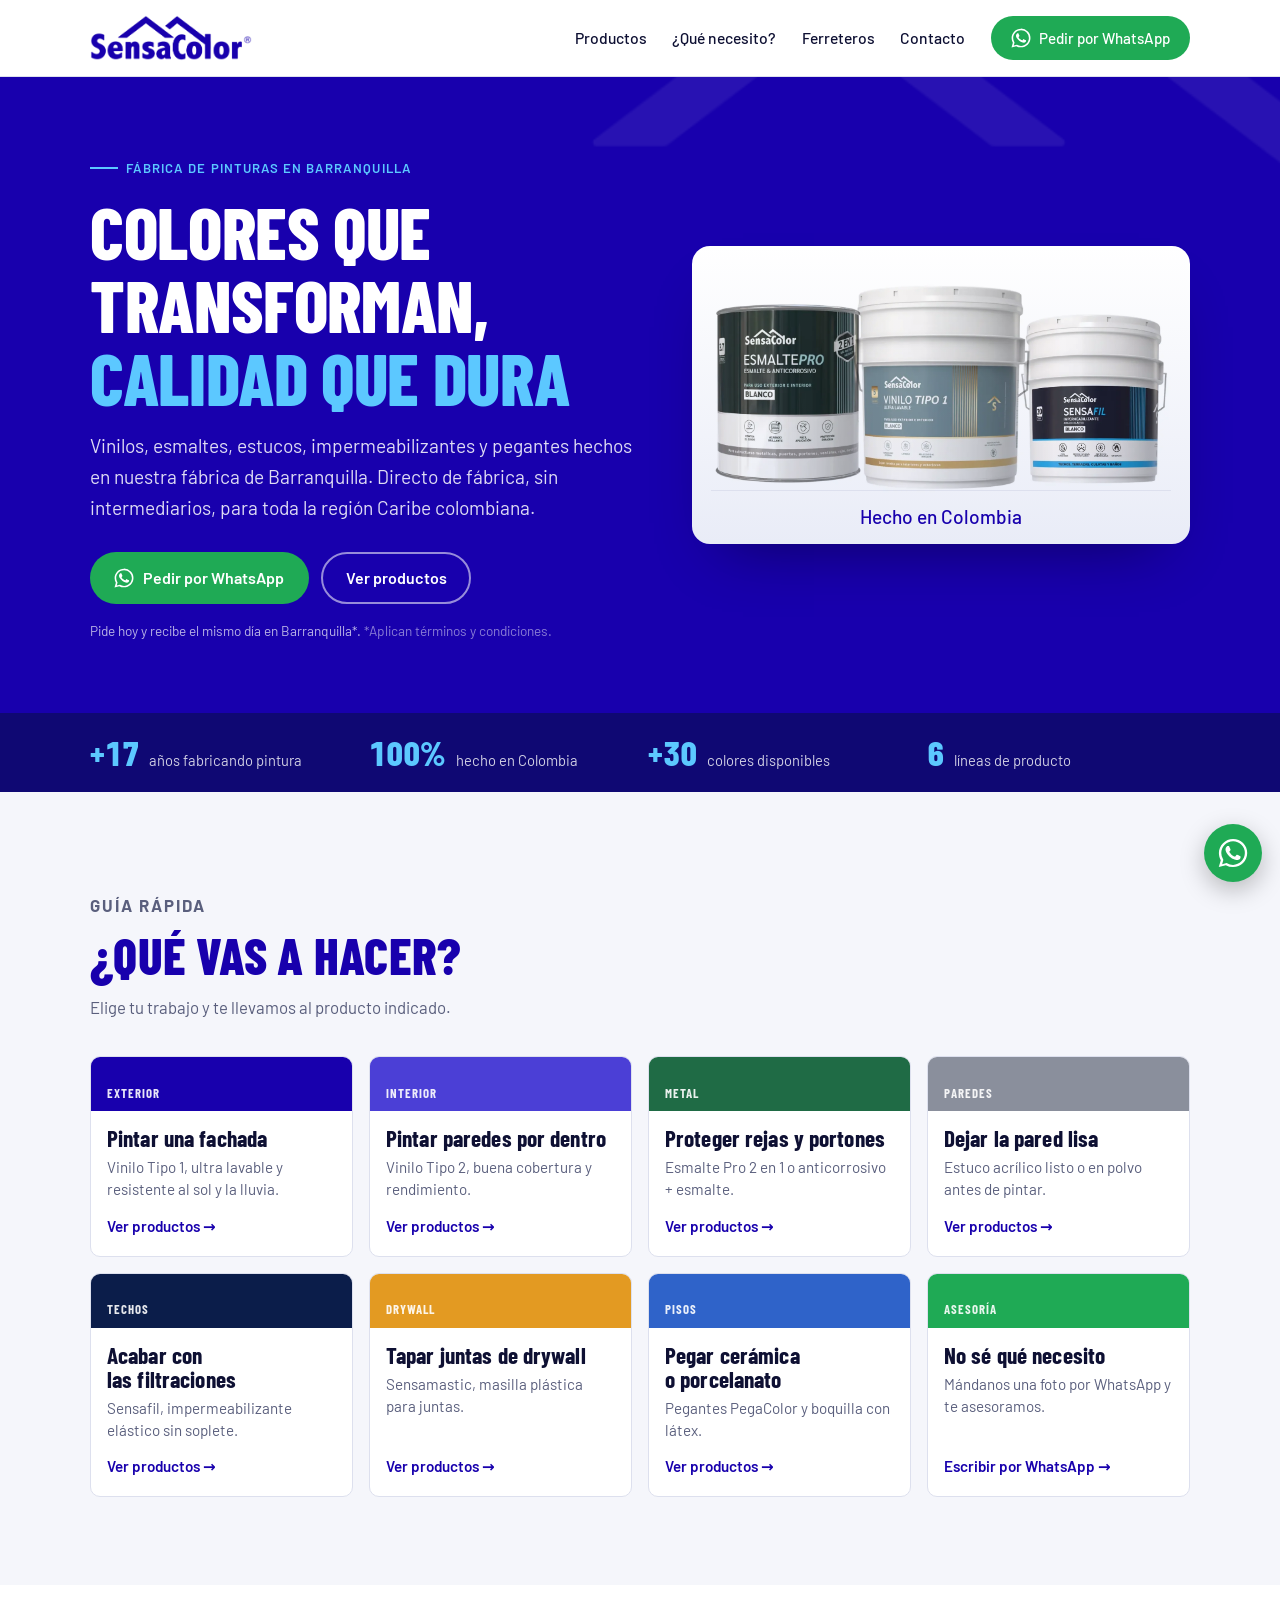
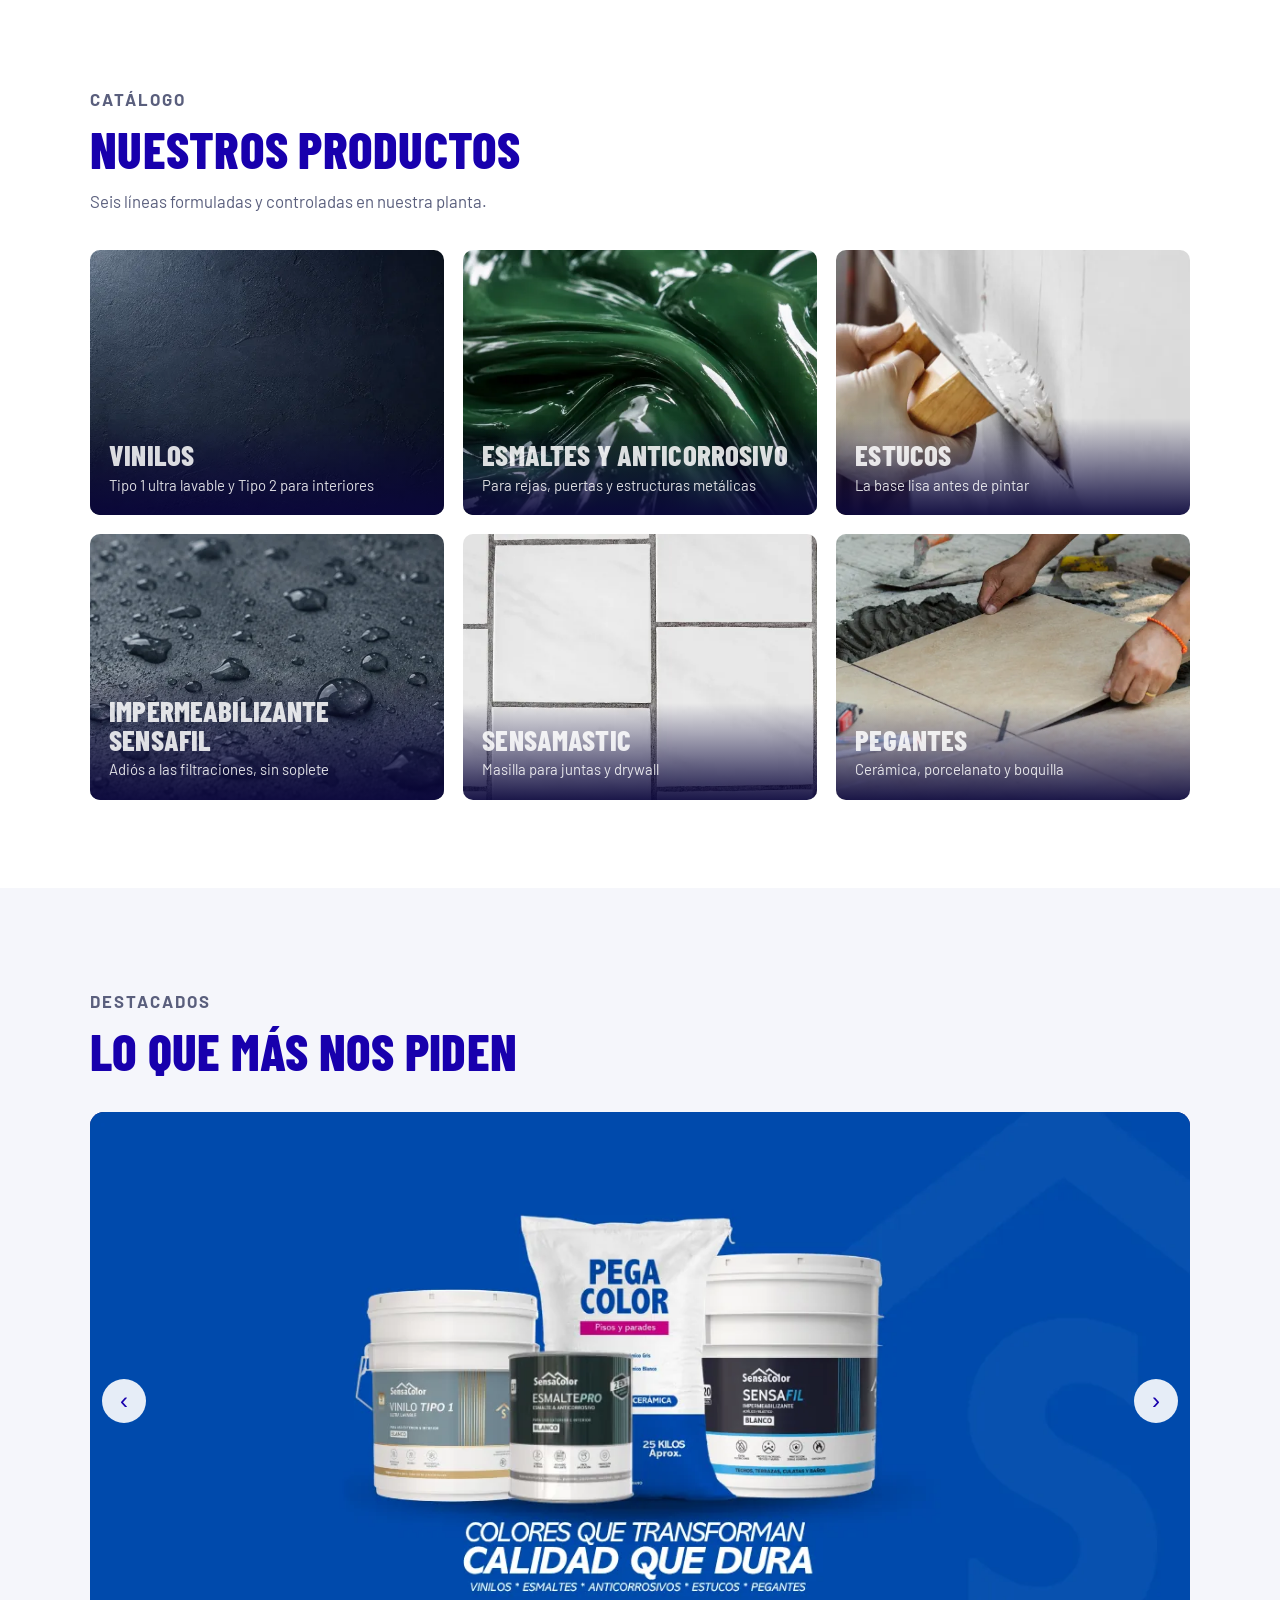
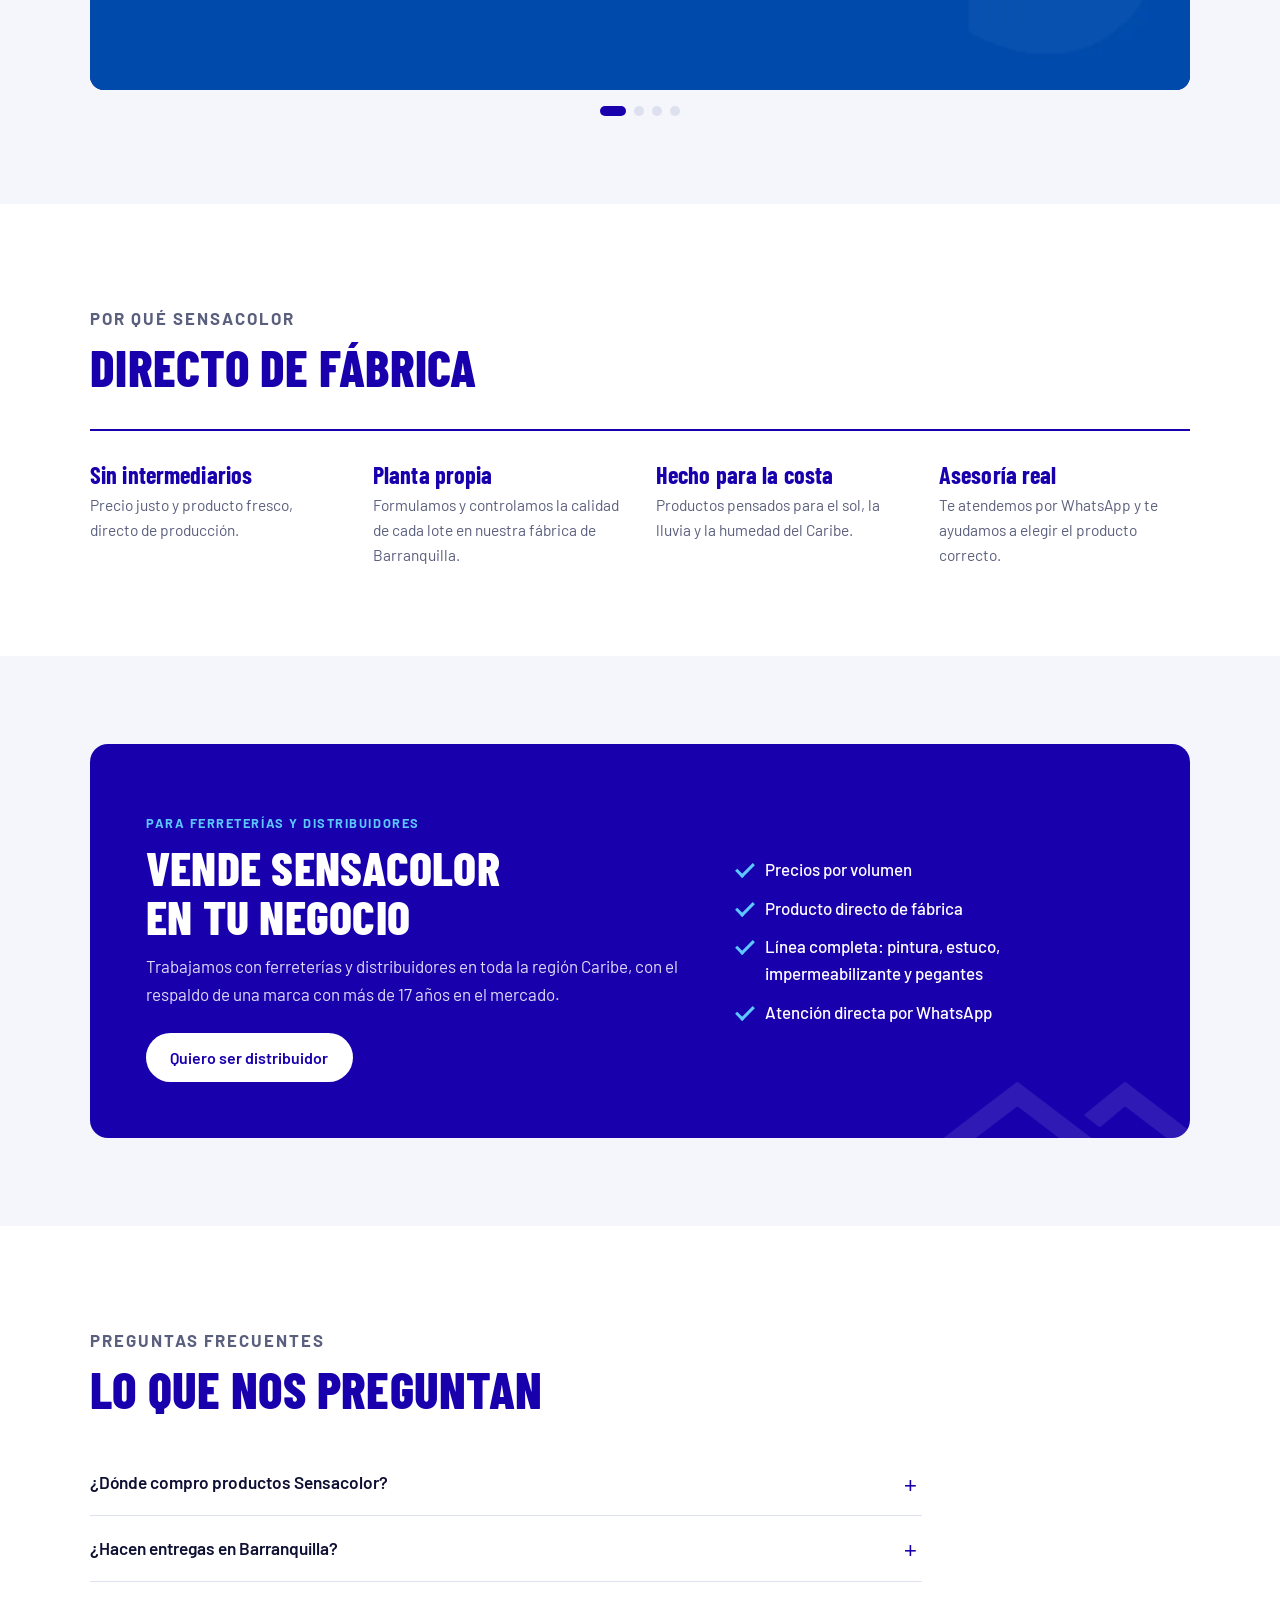
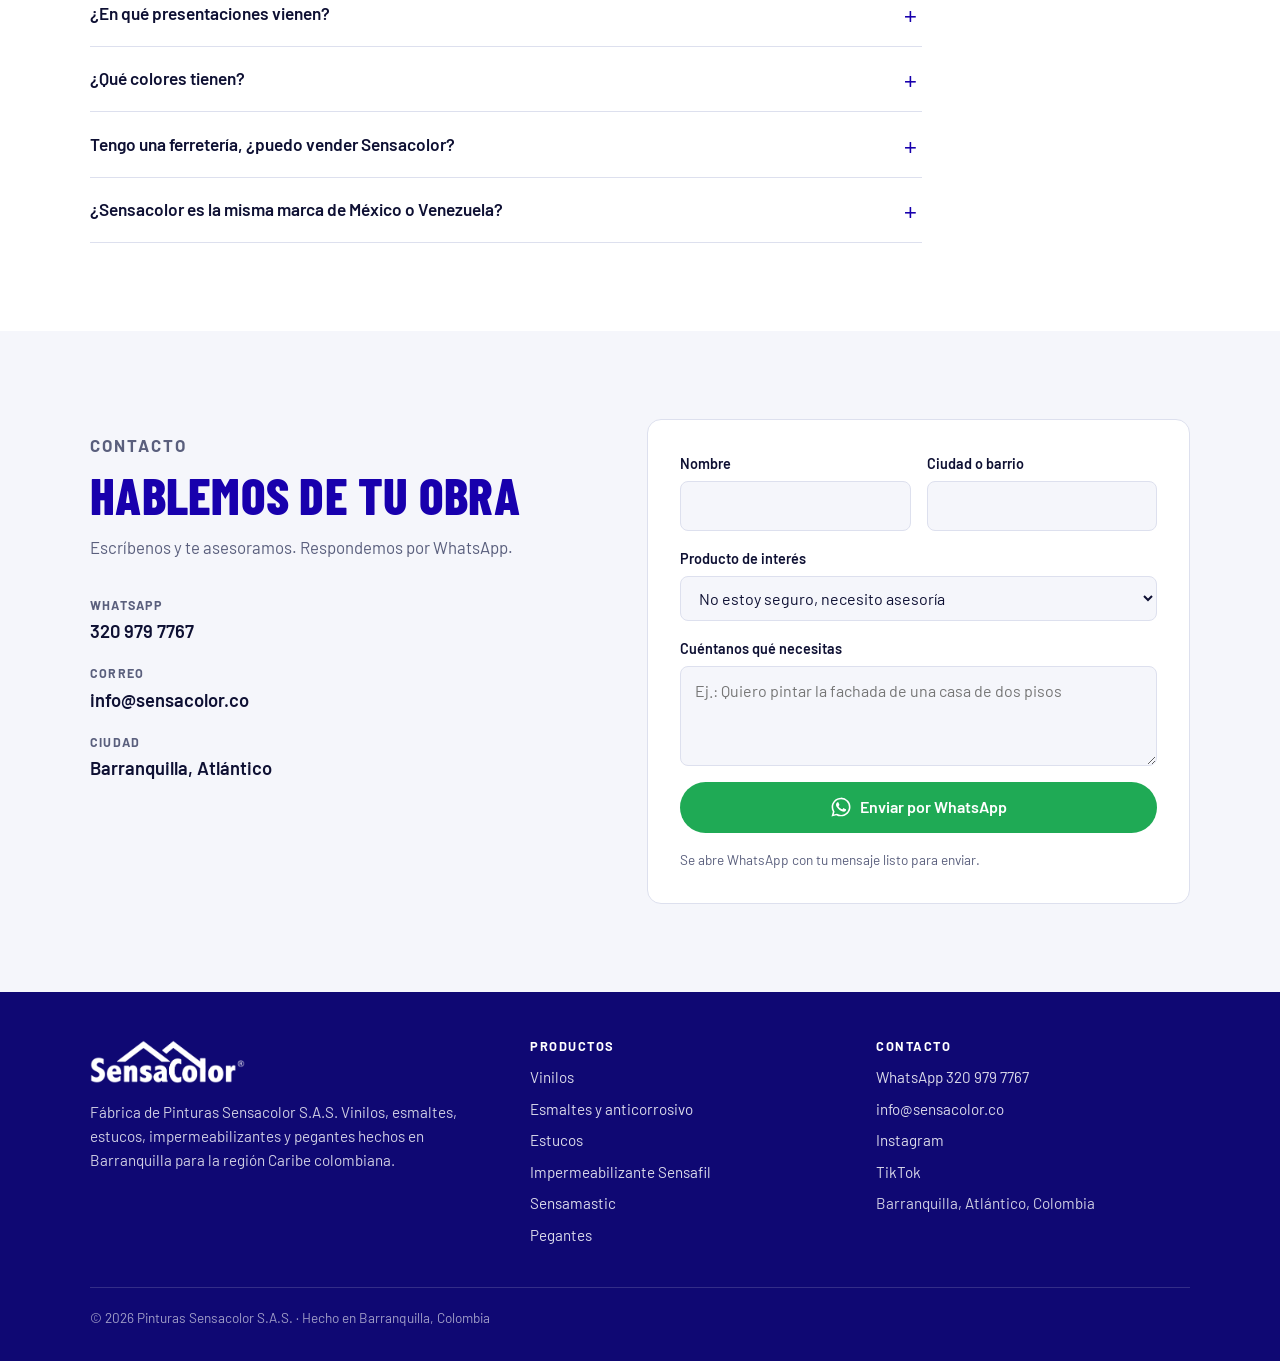
<file: index.html>
<!DOCTYPE html>
<html lang="es-CO">
<head>
<meta charset="UTF-8">
<meta name="viewport" content="width=device-width, initial-scale=1.0, viewport-fit=cover">
<title>Pinturas Sensacolor Colombia | Fábrica de pinturas en Barranquilla</title>
<meta name="description" content="Pinturas Sensacolor, fábrica colombiana en Barranquilla: vinilos, esmaltes, anticorrosivo, estucos, impermeabilizante Sensafil y pegantes. Directo de fábrica. Pide por WhatsApp.">
<link rel="canonical" href="https://sensacolor.co/">
<meta name="theme-color" content="#1800ad">
<meta property="og:type" content="website">
<meta property="og:site_name" content="Pinturas Sensacolor">
<meta property="og:locale" content="es_CO">
<meta property="og:title" content="Pinturas Sensacolor Colombia | Fábrica de pinturas en Barranquilla">
<meta property="og:description" content="Pinturas Sensacolor, fábrica colombiana en Barranquilla: vinilos, esmaltes, anticorrosivo, estucos, impermeabilizante Sensafil y pegantes. Directo de fábrica. Pide por WhatsApp.">
<meta property="og:url" content="https://sensacolor.co/">
<meta property="og:image" content="https://sensacolor.co/Banner_1.png">
<meta name="twitter:card" content="summary_large_image">
<link rel="icon" href="favicon.ico" sizes="any">
<link rel="icon" type="image/png" sizes="32x32" href="favicon-32.png">
<link rel="icon" type="image/png" sizes="16x16" href="favicon-16.png">
<link rel="apple-touch-icon" href="apple-touch-icon.png">
<link rel="manifest" href="site.webmanifest">
<link rel="preconnect" href="https://fonts.googleapis.com">
<link rel="preconnect" href="https://fonts.gstatic.com" crossorigin>
<link rel="stylesheet" href="https://fonts.googleapis.com/css2?family=Barlow+Condensed:wght@600;700;800&family=Barlow:wght@400;500;600;700&display=swap">
<link rel="stylesheet" href="styles.css?v=4">
<script type="application/ld+json">[{"@context": "https://schema.org", "@type": "Organization", "@id": "https://sensacolor.co/#organizacion", "name": "Pinturas Sensacolor S.A.S.", "alternateName": ["Sensacolor", "Sensacolor Colombia", "Pinturas Sensacolor"], "url": "https://sensacolor.co/", "logo": "https://sensacolor.co/icono-512.png", "image": "https://sensacolor.co/Banner_1.png", "description": "Fábrica colombiana de pinturas en Barranquilla: vinilos, esmaltes, estucos, impermeabilizantes y pegantes.", "telephone": "+57 320 979 7767", "email": "info@sensacolor.co", "address": {"@type": "PostalAddress", "addressLocality": "Barranquilla", "addressRegion": "Atlántico", "addressCountry": "CO"}, "areaServed": [{"@type": "City", "name": "Barranquilla"}, {"@type": "AdministrativeArea", "name": "Región Caribe de Colombia"}], "sameAs": ["https://www.instagram.com/pinturasensacolor", "https://www.tiktok.com/@pinturasensacolor"]}, {"@context": "https://schema.org", "@type": "WebSite", "name": "Pinturas Sensacolor", "alternateName": "Sensacolor Colombia", "url": "https://sensacolor.co/", "inLanguage": "es-CO", "publisher": {"@id": "https://sensacolor.co/#organizacion"}}, {"@context": "https://schema.org", "@type": "FAQPage", "mainEntity": [{"@type": "Question", "name": "¿Dónde compro productos Sensacolor?", "acceptedAnswer": {"@type": "Answer", "text": "Puedes pedir directo a la fábrica por WhatsApp al 320 979 7767, o conseguirlos en ferreterías y distribuidores de la región Caribe que trabajan con nosotros. Escríbenos y te decimos cuál te queda más cerca."}}, {"@type": "Question", "name": "¿Hacen entregas en Barranquilla?", "acceptedAnswer": {"@type": "Answer", "text": "Sí. Los pedidos en Barranquilla se pueden entregar el mismo día; aplican términos y condiciones. Escríbenos con tu pedido y tu barrio para confirmarte."}}, {"@type": "Question", "name": "¿En qué presentaciones vienen?", "acceptedAnswer": {"@type": "Answer", "text": "Los vinilos, estucos y Sensafil vienen en galón, ½ cuñete y cuñete. Los esmaltes y el anticorrosivo en galón y ¼ de galón. Los pegantes y el estuco en polvo en bolsa de 25 kg, y la boquilla y el Fijacolor en 2 kg."}}, {"@type": "Question", "name": "¿Qué colores tienen?", "acceptedAnswer": {"@type": "Answer", "text": "Tenemos más de 30 colores para interiores, exteriores y acabados especiales. Pídenos la carta de colores por WhatsApp y te la enviamos."}}, {"@type": "Question", "name": "Tengo una ferretería, ¿puedo vender Sensacolor?", "acceptedAnswer": {"@type": "Answer", "text": "Sí. Trabajamos con ferreterías y distribuidores en toda la región Caribe, con precios por volumen y producto directo de fábrica. Escríbenos y te enviamos la información."}}, {"@type": "Question", "name": "¿Sensacolor es la misma marca de México o Venezuela?", "acceptedAnswer": {"@type": "Answer", "text": "No. Pinturas Sensacolor S.A.S. es una fábrica colombiana con sede en Barranquilla, sin relación con marcas de nombre parecido en otros países."}}]}]</script>
</head>
<body>
<a class="saltar" href="#contenido">Saltar al contenido</a>
<header class="cabecera">
  <div class="envoltura">
    <a class="marca" href="index.html" aria-label="Pinturas Sensacolor, inicio"><img src="img/logo-azul.png" alt="Sensacolor" width="775" height="220"></a>
    <button class="menu-boton" id="menu-boton" aria-expanded="false" aria-controls="menu" aria-label="Abrir menú"><svg viewBox="0 0 24 24" fill="none" stroke="currentColor" stroke-width="2" stroke-linecap="round" aria-hidden="true"><path d="M4 7h16M4 12h16M4 17h16"/></svg></button>
    <nav class="menu" id="menu" aria-label="Principal">
      <a href="index.html#productos">Productos</a>
      <a href="index.html#que-necesitas">¿Qué necesito?</a>
      <a href="index.html#ferreteros">Ferreteros</a>
      <a href="index.html#contacto">Contacto</a>
      <a class="btn btn-wa" href="https://wa.me/573209797767?text=Hola%2C%20quiero%20hacer%20un%20pedido%20de%20Sensacolor" target="_blank" rel="noopener"><svg viewBox="0 0 24 24" aria-hidden="true" fill="currentColor"><path d="M17.47 14.38c-.3-.15-1.76-.87-2.03-.97-.27-.1-.47-.15-.67.15-.2.3-.77.97-.94 1.16-.17.2-.35.22-.65.07-.3-.15-1.26-.46-2.39-1.47-.88-.79-1.48-1.76-1.65-2.06-.17-.3-.02-.46.13-.61.13-.13.3-.35.45-.52.15-.17.2-.3.3-.5.1-.2.05-.37-.02-.52-.07-.15-.67-1.62-.92-2.21-.24-.58-.49-.5-.67-.51h-.57c-.2 0-.52.07-.8.37-.27.3-1.04 1.02-1.04 2.48s1.07 2.88 1.21 3.08c.15.2 2.1 3.2 5.08 4.49.71.31 1.26.49 1.69.63.71.23 1.36.2 1.87.12.57-.08 1.76-.72 2.01-1.41.25-.7.25-1.29.17-1.41-.07-.13-.27-.2-.57-.35zM12.04 21.5h-.01a9.4 9.4 0 0 1-4.79-1.31l-.34-.2-3.56.93.95-3.47-.22-.36a9.39 9.39 0 0 1-1.44-5.01c0-5.19 4.23-9.42 9.43-9.42 2.52 0 4.88.98 6.66 2.76a9.35 9.35 0 0 1 2.76 6.66c0 5.2-4.23 9.42-9.42 9.42zm8.02-17.44A11.26 11.26 0 0 0 12.04.75C5.8.75.72 5.83.72 12.07c0 2 .52 3.94 1.51 5.66L.62 23.25l5.65-1.48a11.3 11.3 0 0 0 5.77 1.47h.01c6.24 0 11.32-5.08 11.32-11.32 0-3.02-1.18-5.87-3.31-8.01z"/></svg>Pedir por WhatsApp</a>
    </nav>
  </div>
</header>
<main id="contenido">

<section class="hero">
  <div class="envoltura">
    <div class="hero-texto">
      <p class="sello">Fábrica de pinturas en Barranquilla</p>
      <h1>Colores que transforman, <em>calidad que dura</em></h1>
      <p class="hero-desc">Vinilos, esmaltes, estucos, impermeabilizantes y pegantes hechos en nuestra fábrica de Barranquilla. Directo de fábrica, sin intermediarios, para toda la región Caribe colombiana.</p>
      <div class="hero-acciones">
        <a class="btn btn-wa" href="https://wa.me/573209797767?text=Hola%2C%20quiero%20hacer%20un%20pedido%20de%20Sensacolor" target="_blank" rel="noopener"><svg viewBox="0 0 24 24" aria-hidden="true" fill="currentColor"><path d="M17.47 14.38c-.3-.15-1.76-.87-2.03-.97-.27-.1-.47-.15-.67.15-.2.3-.77.97-.94 1.16-.17.2-.35.22-.65.07-.3-.15-1.26-.46-2.39-1.47-.88-.79-1.48-1.76-1.65-2.06-.17-.3-.02-.46.13-.61.13-.13.3-.35.45-.52.15-.17.2-.3.3-.5.1-.2.05-.37-.02-.52-.07-.15-.67-1.62-.92-2.21-.24-.58-.49-.5-.67-.51h-.57c-.2 0-.52.07-.8.37-.27.3-1.04 1.02-1.04 2.48s1.07 2.88 1.21 3.08c.15.2 2.1 3.2 5.08 4.49.71.31 1.26.49 1.69.63.71.23 1.36.2 1.87.12.57-.08 1.76-.72 2.01-1.41.25-.7.25-1.29.17-1.41-.07-.13-.27-.2-.57-.35zM12.04 21.5h-.01a9.4 9.4 0 0 1-4.79-1.31l-.34-.2-3.56.93.95-3.47-.22-.36a9.39 9.39 0 0 1-1.44-5.01c0-5.19 4.23-9.42 9.43-9.42 2.52 0 4.88.98 6.66 2.76a9.35 9.35 0 0 1 2.76 6.66c0 5.2-4.23 9.42-9.42 9.42zm8.02-17.44A11.26 11.26 0 0 0 12.04.75C5.8.75.72 5.83.72 12.07c0 2 .52 3.94 1.51 5.66L.62 23.25l5.65-1.48a11.3 11.3 0 0 0 5.77 1.47h.01c6.24 0 11.32-5.08 11.32-11.32 0-3.02-1.18-5.87-3.31-8.01z"/></svg>Pedir por WhatsApp</a>
        <a class="btn btn-borde" href="#productos">Ver productos</a>
      </div>
      <p class="hero-nota">Pide hoy y recibe el mismo día en Barranquilla*. <span style="opacity:.7">*Aplican términos y condiciones.</span></p>
    </div>
    <figure class="vitrina">
      <img src="img/Esmalte_Pro_recorte.webp" alt="Esmalte Pro Sensacolor 2 en 1" width="472" height="573" class="lado">
      <img src="img/Vinilo_Tipo_1_recorte.webp" alt="Vinilo Tipo 1 Sensacolor ultra lavable" width="587" height="671" class="centro">
      <img src="img/Impermeabilizante_Sensafil_recorte.webp" alt="Impermeabilizante Sensafil" width="517" height="593" class="lado">
      <figcaption>Hecho en Colombia</figcaption>
    </figure>
  </div>
</section>

<section class="cifras" aria-label="Sensacolor en cifras">
  <ul class="envoltura">
    <li><strong>+17</strong><span>años fabricando pintura</span></li>
    <li><strong>100%</strong><span>hecho en Colombia</span></li>
    <li><strong>+30</strong><span>colores disponibles</span></li>
    <li><strong>6</strong><span>líneas de producto</span></li>
  </ul>
</section>

<section class="seccion papel" id="que-necesitas">
  <div class="envoltura">
    <div class="encabezado">
      <p class="eyebrow">Guía rápida</p>
      <h2>¿Qué vas a hacer?</h2>
      <p>Elige tu trabajo y te llevamos al producto indicado.</p>
    </div>
    <div class="guia">
<a class="muestra" href="vinilos.html" style="--c:#1800ad">
  <span class="franja">Exterior</span>
  <span class="cuerpo"><h3>Pintar una fachada</h3><p>Vinilo Tipo 1, ultra lavable y resistente al sol y la lluvia.</p><span class="ir">Ver productos →</span></span>
</a>
<a class="muestra" href="vinilos.html" style="--c:#4b3fd6">
  <span class="franja">Interior</span>
  <span class="cuerpo"><h3>Pintar paredes por dentro</h3><p>Vinilo Tipo 2, buena cobertura y rendimiento.</p><span class="ir">Ver productos →</span></span>
</a>
<a class="muestra" href="esmaltes-anticorrosivo.html" style="--c:#1f6b45">
  <span class="franja">Metal</span>
  <span class="cuerpo"><h3>Proteger rejas y portones</h3><p>Esmalte Pro 2 en 1 o anticorrosivo + esmalte.</p><span class="ir">Ver productos →</span></span>
</a>
<a class="muestra" href="estucos.html" style="--c:#8a8f9c">
  <span class="franja">Paredes</span>
  <span class="cuerpo"><h3>Dejar la pared lisa</h3><p>Estuco acrílico listo o en polvo antes de pintar.</p><span class="ir">Ver productos →</span></span>
</a>
<a class="muestra" href="impermeabilizante-sensafil.html" style="--c:#0b1d4a">
  <span class="franja">Techos</span>
  <span class="cuerpo"><h3>Acabar con las filtraciones</h3><p>Sensafil, impermeabilizante elástico sin soplete.</p><span class="ir">Ver productos →</span></span>
</a>
<a class="muestra" href="sensamastic.html" style="--c:#e39a22">
  <span class="franja">Drywall</span>
  <span class="cuerpo"><h3>Tapar juntas de drywall</h3><p>Sensamastic, masilla plástica para juntas.</p><span class="ir">Ver productos →</span></span>
</a>
<a class="muestra" href="pegantes.html" style="--c:#2f63c9">
  <span class="franja">Pisos</span>
  <span class="cuerpo"><h3>Pegar cerámica o porcelanato</h3><p>Pegantes PegaColor y boquilla con látex.</p><span class="ir">Ver productos →</span></span>
</a>
<a class="muestra" href="https://wa.me/573209797767?text=Hola%2C%20no%20s%C3%A9%20qu%C3%A9%20producto%20necesito.%20Les%20cuento%20mi%20caso%3A" target="_blank" rel="noopener" style="--c:#1faa55">
  <span class="franja">Asesoría</span>
  <span class="cuerpo"><h3>No sé qué necesito</h3><p>Mándanos una foto por WhatsApp y te asesoramos.</p><span class="ir">Escribir por WhatsApp →</span></span>
</a>
    </div>
  </div>
</section>

<section class="seccion" id="productos">
  <div class="envoltura">
    <div class="encabezado">
      <p class="eyebrow">Catálogo</p>
      <h2>Nuestros productos</h2>
      <p>Seis líneas formuladas y controladas en nuestra planta.</p>
    </div>
    <div class="categorias">
<a class="categoria" href="vinilos.html"><img src="img/Vinilos.webp" alt="Vinilos Sensacolor" width="800" height="400" loading="lazy"><span class="rotulo"><h3>Vinilos</h3><span>Tipo 1 ultra lavable y Tipo 2 para interiores</span></span></a>
<a class="categoria" href="esmaltes-anticorrosivo.html"><img src="img/Esmaltes.webp" alt="Esmaltes y anticorrosivo Sensacolor" width="800" height="400" loading="lazy"><span class="rotulo"><h3>Esmaltes y anticorrosivo</h3><span>Para rejas, puertas y estructuras metálicas</span></span></a>
<a class="categoria" href="estucos.html"><img src="img/Estucos.webp" alt="Estucos Sensacolor" width="800" height="400" loading="lazy"><span class="rotulo"><h3>Estucos</h3><span>La base lisa antes de pintar</span></span></a>
<a class="categoria" href="impermeabilizante-sensafil.html"><img src="img/Cover_Sensafil.webp" alt="Impermeabilizante Sensafil Sensacolor" width="800" height="400" loading="lazy"><span class="rotulo"><h3>Impermeabilizante Sensafil</h3><span>Adiós a las filtraciones, sin soplete</span></span></a>
<a class="categoria" href="sensamastic.html"><img src="img/Cover_Sensamastic.webp" alt="Sensamastic Sensacolor" width="800" height="400" loading="lazy"><span class="rotulo"><h3>Sensamastic</h3><span>Masilla para juntas y drywall</span></span></a>
<a class="categoria" href="pegantes.html"><img src="img/Pegantes.webp" alt="Pegantes Sensacolor" width="800" height="400" loading="lazy"><span class="rotulo"><h3>Pegantes</h3><span>Cerámica, porcelanato y boquilla</span></span></a>
    </div>
  </div>
</section>

<section class="seccion papel" aria-labelledby="destacados-titulo">
  <div class="envoltura">
    <div class="encabezado">
      <p class="eyebrow">Destacados</p>
      <h2 id="destacados-titulo">Lo que más nos piden</h2>
    </div>
    <div class="carrusel" id="carrusel">
      <div class="pista">
<a href="https://wa.me/573209797767?text=Hola%2C%20quiero%20hacer%20un%20pedido%20de%20Sensacolor" target="_blank" rel="noopener"><img src="img/Banner_1.webp" alt="Sensacolor: colores que transforman, calidad que dura. Vinilos, esmaltes, anticorrosivos, estucos y pegantes" width="1200" height="630"></a>
<a href="https://wa.me/573209797767?text=Hola%2C%20quiero%20hacer%20un%20pedido%20de%20Sensacolor" target="_blank" rel="noopener"><img src="img/Banner_2.webp" alt="Pide ahora por WhatsApp y recibe el mismo día en Barranquilla" width="1200" height="630" loading="lazy"></a>
<a href="sensamastic.html"><img src="img/Banner_3.webp" alt="Sensamastic, masilla plástica para juntas: máxima adherencia, fácil aplicación, ideal para juntas y resanes" width="1200" height="630" loading="lazy"></a>
<a href="impermeabilizante-sensafil.html"><img src="img/Banner_4.webp" alt="Sensafil impermeabilizante acrílico y elástico" width="1200" height="630" loading="lazy"></a>
      </div>
      <button class="flecha izq" type="button" aria-label="Anterior">‹</button>
      <button class="flecha der" type="button" aria-label="Siguiente">›</button>
    </div>
    <div class="puntos" id="puntos"></div>
  </div>
</section>

<section class="seccion" aria-labelledby="porque-titulo">
  <div class="envoltura">
    <div class="encabezado">
      <p class="eyebrow">Por qué Sensacolor</p>
      <h2 id="porque-titulo">Directo de fábrica</h2>
    </div>
    <div class="razones">
      <div><h3>Sin intermediarios</h3><p>Precio justo y producto fresco, directo de producción.</p></div>
      <div><h3>Planta propia</h3><p>Formulamos y controlamos la calidad de cada lote en nuestra fábrica de Barranquilla.</p></div>
      <div><h3>Hecho para la costa</h3><p>Productos pensados para el sol, la lluvia y la humedad del Caribe.</p></div>
      <div><h3>Asesoría real</h3><p>Te atendemos por WhatsApp y te ayudamos a elegir el producto correcto.</p></div>
    </div>
  </div>
</section>

<section class="seccion papel" id="ferreteros">
  <div class="envoltura">
    <div class="ferreteros">
      <div>
        <p class="eyebrow" style="color:var(--oro)">Para ferreterías y distribuidores</p>
        <h2>Vende Sensacolor en tu negocio</h2>
        <p>Trabajamos con ferreterías y distribuidores en toda la región Caribe, con el respaldo de una marca con más de 17 años en el mercado.</p>
        <a class="btn btn-blanco" href="https://wa.me/573209797767?text=Hola%2C%20soy%20ferretero%20y%20quiero%20ofrecer%20Sensacolor%20en%20mi%20negocio" target="_blank" rel="noopener">Quiero ser distribuidor</a>
      </div>
      <ul>
        <li>Precios por volumen</li>
        <li>Producto directo de fábrica</li>
        <li>Línea completa: pintura, estuco, impermeabilizante y pegantes</li>
        <li>Atención directa por WhatsApp</li>
      </ul>
    </div>
  </div>
</section>

<section class="seccion" aria-labelledby="faq-titulo">
  <div class="envoltura">
    <div class="encabezado">
      <p class="eyebrow">Preguntas frecuentes</p>
      <h2 id="faq-titulo">Lo que nos preguntan</h2>
    </div>
    <div class="preguntas">
<details><summary>¿Dónde compro productos Sensacolor?</summary><p>Puedes pedir directo a la fábrica por WhatsApp al 320 979 7767, o conseguirlos en ferreterías y distribuidores de la región Caribe que trabajan con nosotros. Escríbenos y te decimos cuál te queda más cerca.</p></details>
<details><summary>¿Hacen entregas en Barranquilla?</summary><p>Sí. Los pedidos en Barranquilla se pueden entregar el mismo día; aplican términos y condiciones. Escríbenos con tu pedido y tu barrio para confirmarte.</p></details>
<details><summary>¿En qué presentaciones vienen?</summary><p>Los vinilos, estucos y Sensafil vienen en galón, ½ cuñete y cuñete. Los esmaltes y el anticorrosivo en galón y ¼ de galón. Los pegantes y el estuco en polvo en bolsa de 25 kg, y la boquilla y el Fijacolor en 2 kg.</p></details>
<details><summary>¿Qué colores tienen?</summary><p>Tenemos más de 30 colores para interiores, exteriores y acabados especiales. Pídenos la carta de colores por WhatsApp y te la enviamos.</p></details>
<details><summary>Tengo una ferretería, ¿puedo vender Sensacolor?</summary><p>Sí. Trabajamos con ferreterías y distribuidores en toda la región Caribe, con precios por volumen y producto directo de fábrica. Escríbenos y te enviamos la información.</p></details>
<details><summary>¿Sensacolor es la misma marca de México o Venezuela?</summary><p>No. Pinturas Sensacolor S.A.S. es una fábrica colombiana con sede en Barranquilla, sin relación con marcas de nombre parecido en otros países.</p></details>
    </div>
  </div>
</section>

<section class="seccion papel" id="contacto">
  <div class="envoltura contacto">
    <div>
      <div class="encabezado">
        <p class="eyebrow">Contacto</p>
        <h2>Hablemos de tu obra</h2>
        <p>Escríbenos y te asesoramos. Respondemos por WhatsApp.</p>
      </div>
      <div class="contacto-datos">
        <div class="dato"><small>WhatsApp</small><a href="https://wa.me/573209797767" target="_blank" rel="noopener">320 979 7767</a></div>
        <div class="dato"><small>Correo</small><a href="mailto:info@sensacolor.co">info@sensacolor.co</a></div>
        <div class="dato"><small>Ciudad</small><span>Barranquilla, Atlántico</span></div>
      </div>
    </div>
    <form class="formulario" id="formulario">
      <div class="fila">
        <div class="campo"><label for="f-nombre">Nombre</label><input id="f-nombre" name="nombre" required autocomplete="name"></div>
        <div class="campo"><label for="f-ciudad">Ciudad o barrio</label><input id="f-ciudad" name="ciudad" autocomplete="address-level2"></div>
      </div>
      <div class="campo"><label for="f-producto">Producto de interés</label>
        <select id="f-producto" name="producto"><option>No estoy seguro, necesito asesoría</option><option>Vinilo Tipo 1</option>
<option>Vinilo Tipo 2</option>
<option>Esmalte</option>
<option>Esmalte Pro</option>
<option>Anticorrosivo</option>
<option>Estuco Acrílico Exterior e Interior</option>
<option>Estuco Acrílico Interior</option>
<option>Estuco Acrílico en Polvo</option>
<option>Sensafil</option>
<option>Sensamastic</option>
<option>Pegante Cerámico</option>
<option>Pegante Cerámico Premium</option>
<option>Pegante Porcelanato PegaColor</option>
<option>Boquilla PegaColor</option>
<option>Fijacolor</option><option>Quiero ser distribuidor</option></select></div>
      <div class="campo"><label for="f-mensaje">Cuéntanos qué necesitas</label><textarea id="f-mensaje" name="mensaje" placeholder="Ej.: Quiero pintar la fachada de una casa de dos pisos"></textarea></div>
      <button class="btn btn-wa" type="submit"><svg viewBox="0 0 24 24" aria-hidden="true" fill="currentColor"><path d="M17.47 14.38c-.3-.15-1.76-.87-2.03-.97-.27-.1-.47-.15-.67.15-.2.3-.77.97-.94 1.16-.17.2-.35.22-.65.07-.3-.15-1.26-.46-2.39-1.47-.88-.79-1.48-1.76-1.65-2.06-.17-.3-.02-.46.13-.61.13-.13.3-.35.45-.52.15-.17.2-.3.3-.5.1-.2.05-.37-.02-.52-.07-.15-.67-1.62-.92-2.21-.24-.58-.49-.5-.67-.51h-.57c-.2 0-.52.07-.8.37-.27.3-1.04 1.02-1.04 2.48s1.07 2.88 1.21 3.08c.15.2 2.1 3.2 5.08 4.49.71.31 1.26.49 1.69.63.71.23 1.36.2 1.87.12.57-.08 1.76-.72 2.01-1.41.25-.7.25-1.29.17-1.41-.07-.13-.27-.2-.57-.35zM12.04 21.5h-.01a9.4 9.4 0 0 1-4.79-1.31l-.34-.2-3.56.93.95-3.47-.22-.36a9.39 9.39 0 0 1-1.44-5.01c0-5.19 4.23-9.42 9.43-9.42 2.52 0 4.88.98 6.66 2.76a9.35 9.35 0 0 1 2.76 6.66c0 5.2-4.23 9.42-9.42 9.42zm8.02-17.44A11.26 11.26 0 0 0 12.04.75C5.8.75.72 5.83.72 12.07c0 2 .52 3.94 1.51 5.66L.62 23.25l5.65-1.48a11.3 11.3 0 0 0 5.77 1.47h.01c6.24 0 11.32-5.08 11.32-11.32 0-3.02-1.18-5.87-3.31-8.01z"/></svg>Enviar por WhatsApp</button>
      <p class="ayuda">Se abre WhatsApp con tu mensaje listo para enviar.</p>
    </form>
  </div>
</section>
</main>
<footer class="pie">
  <div class="envoltura">
    <div class="rejilla">
      <div>
        <img src="img/logo-blanco.png" alt="Sensacolor" width="775" height="220">
        <p>Fábrica de Pinturas Sensacolor S.A.S. Vinilos, esmaltes, estucos, impermeabilizantes y pegantes hechos en Barranquilla para la región Caribe colombiana.</p>
      </div>
      <div>
        <h3>Productos</h3>
        <ul><li><a href="vinilos.html">Vinilos</a></li>
<li><a href="esmaltes-anticorrosivo.html">Esmaltes y anticorrosivo</a></li>
<li><a href="estucos.html">Estucos</a></li>
<li><a href="impermeabilizante-sensafil.html">Impermeabilizante Sensafil</a></li>
<li><a href="sensamastic.html">Sensamastic</a></li>
<li><a href="pegantes.html">Pegantes</a></li></ul>
      </div>
      <div>
        <h3>Contacto</h3>
        <ul>
          <li><a href="https://wa.me/573209797767" target="_blank" rel="noopener">WhatsApp 320 979 7767</a></li>
          <li><a href="mailto:info@sensacolor.co">info@sensacolor.co</a></li>
          <li><a href="https://www.instagram.com/pinturasensacolor" target="_blank" rel="noopener">Instagram</a></li>
          <li><a href="https://www.tiktok.com/@pinturasensacolor" target="_blank" rel="noopener">TikTok</a></li>
          <li>Barranquilla, Atlántico, Colombia</li>
        </ul>
      </div>
    </div>
    <p class="legal">© 2026 Pinturas Sensacolor S.A.S. · Hecho en Barranquilla, Colombia</p>
  </div>
</footer>
<a class="wa-flotante" href="https://wa.me/573209797767?text=Hola%2C%20quiero%20informaci%C3%B3n%20sobre%20los%20productos%20Sensacolor" target="_blank" rel="noopener" aria-label="Escribir por WhatsApp"><svg viewBox="0 0 24 24" aria-hidden="true" fill="currentColor"><path d="M17.47 14.38c-.3-.15-1.76-.87-2.03-.97-.27-.1-.47-.15-.67.15-.2.3-.77.97-.94 1.16-.17.2-.35.22-.65.07-.3-.15-1.26-.46-2.39-1.47-.88-.79-1.48-1.76-1.65-2.06-.17-.3-.02-.46.13-.61.13-.13.3-.35.45-.52.15-.17.2-.3.3-.5.1-.2.05-.37-.02-.52-.07-.15-.67-1.62-.92-2.21-.24-.58-.49-.5-.67-.51h-.57c-.2 0-.52.07-.8.37-.27.3-1.04 1.02-1.04 2.48s1.07 2.88 1.21 3.08c.15.2 2.1 3.2 5.08 4.49.71.31 1.26.49 1.69.63.71.23 1.36.2 1.87.12.57-.08 1.76-.72 2.01-1.41.25-.7.25-1.29.17-1.41-.07-.13-.27-.2-.57-.35zM12.04 21.5h-.01a9.4 9.4 0 0 1-4.79-1.31l-.34-.2-3.56.93.95-3.47-.22-.36a9.39 9.39 0 0 1-1.44-5.01c0-5.19 4.23-9.42 9.43-9.42 2.52 0 4.88.98 6.66 2.76a9.35 9.35 0 0 1 2.76 6.66c0 5.2-4.23 9.42-9.42 9.42zm8.02-17.44A11.26 11.26 0 0 0 12.04.75C5.8.75.72 5.83.72 12.07c0 2 .52 3.94 1.51 5.66L.62 23.25l5.65-1.48a11.3 11.3 0 0 0 5.77 1.47h.01c6.24 0 11.32-5.08 11.32-11.32 0-3.02-1.18-5.87-3.31-8.01z"/></svg></a>
<script src="site.js?v=4" defer></script>
</body>
</html>
</file>
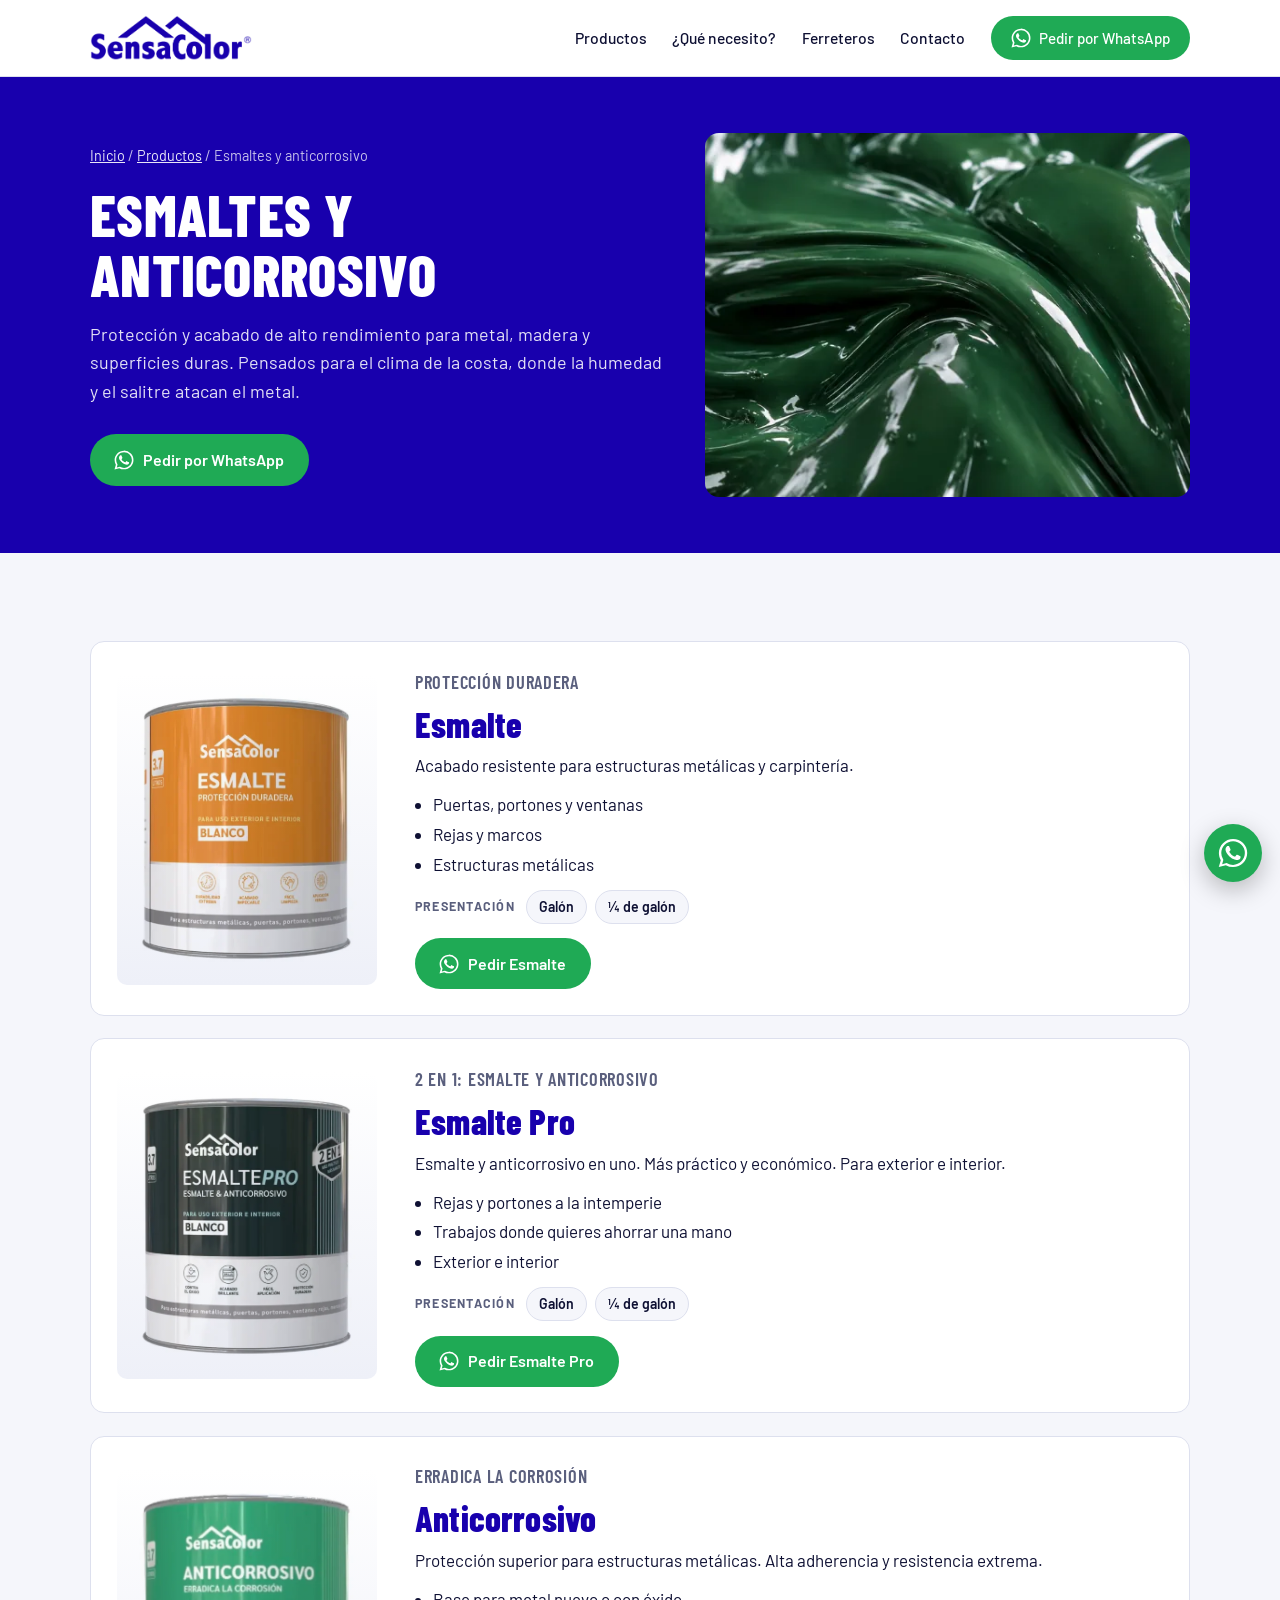
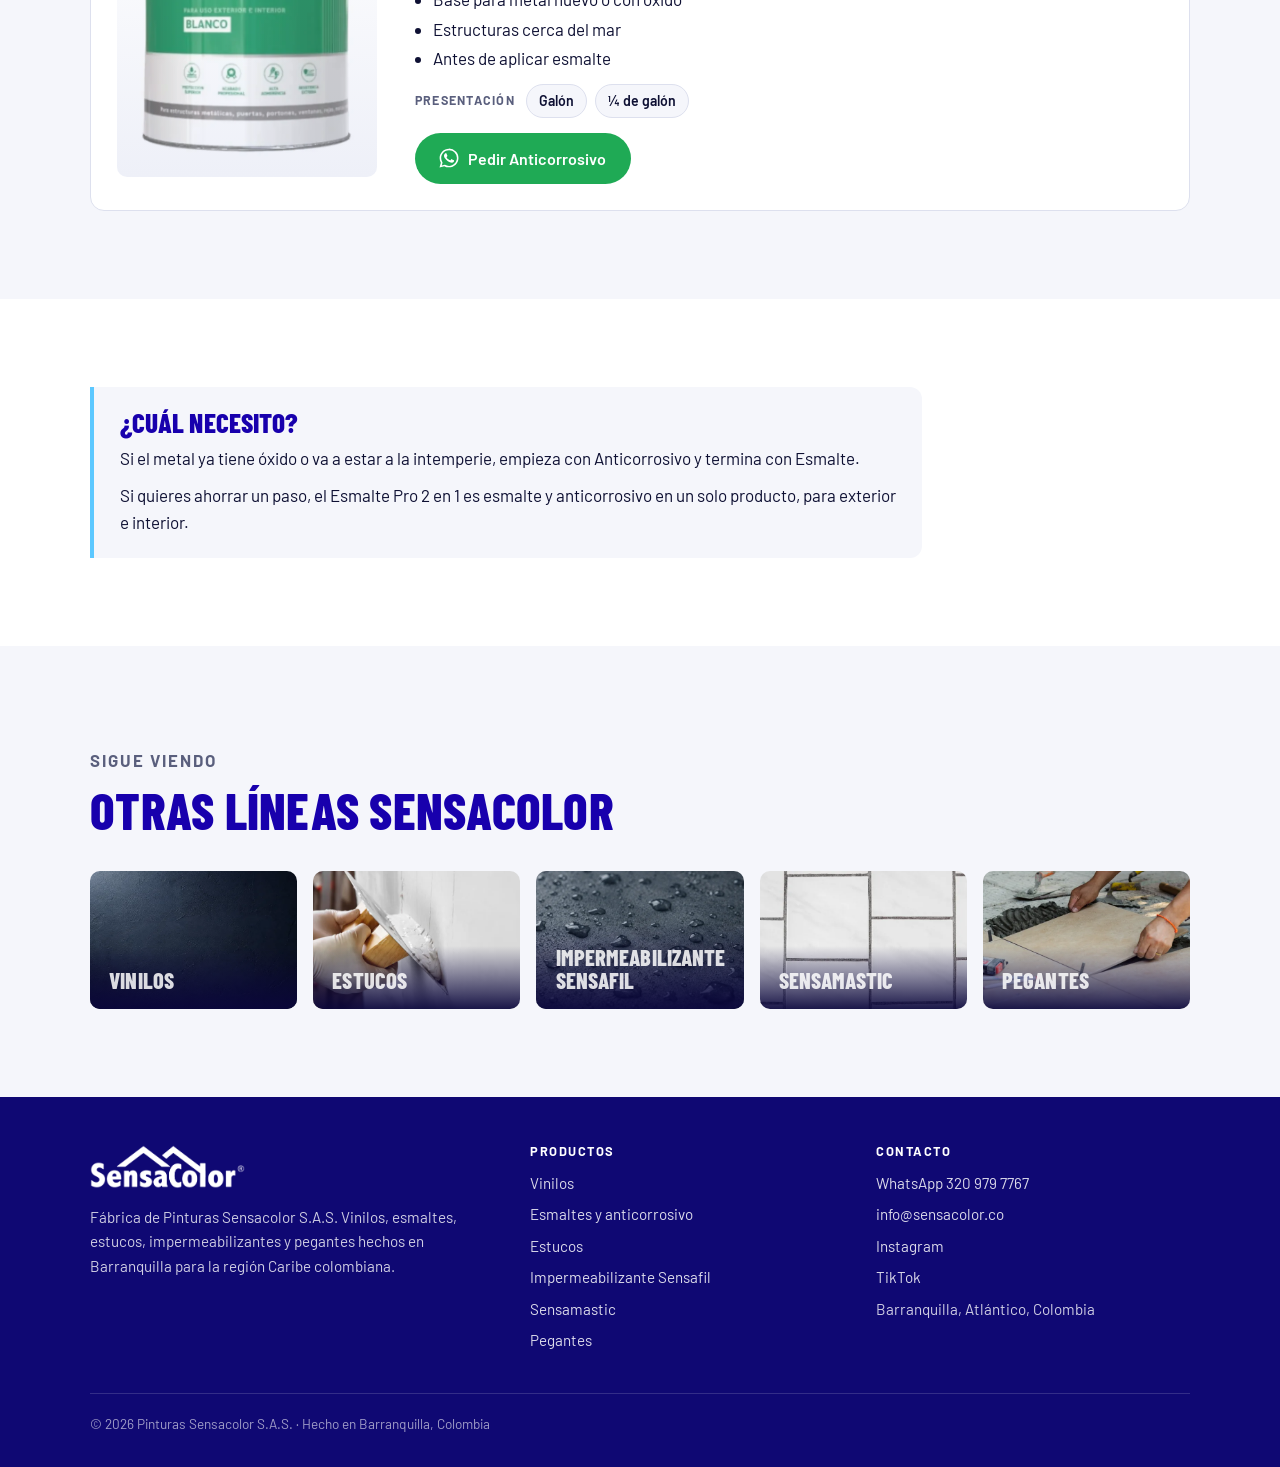
<file: esmaltes-anticorrosivo.html>
<!DOCTYPE html>
<html lang="es-CO">
<head>
<meta charset="UTF-8">
<meta name="viewport" content="width=device-width, initial-scale=1.0, viewport-fit=cover">
<title>Esmaltes y anticorrosivo en Barranquilla | Pinturas Sensacolor</title>
<meta name="description" content="Esmalte, Esmalte Pro 2 en 1 y anticorrosivo Sensacolor para rejas, puertas, portones y estructuras metálicas. Directo de fábrica en Barranquilla.">
<link rel="canonical" href="https://sensacolor.co/esmaltes-anticorrosivo.html">
<meta name="theme-color" content="#1800ad">
<meta property="og:type" content="website">
<meta property="og:site_name" content="Pinturas Sensacolor">
<meta property="og:locale" content="es_CO">
<meta property="og:title" content="Esmaltes y anticorrosivo en Barranquilla | Pinturas Sensacolor">
<meta property="og:description" content="Esmalte, Esmalte Pro 2 en 1 y anticorrosivo Sensacolor para rejas, puertas, portones y estructuras metálicas. Directo de fábrica en Barranquilla.">
<meta property="og:url" content="https://sensacolor.co/esmaltes-anticorrosivo.html">
<meta property="og:image" content="https://sensacolor.co/Banner_1.png">
<meta name="twitter:card" content="summary_large_image">
<link rel="icon" href="favicon.ico" sizes="any">
<link rel="icon" type="image/png" sizes="32x32" href="favicon-32.png">
<link rel="icon" type="image/png" sizes="16x16" href="favicon-16.png">
<link rel="apple-touch-icon" href="apple-touch-icon.png">
<link rel="manifest" href="site.webmanifest">
<link rel="preconnect" href="https://fonts.googleapis.com">
<link rel="preconnect" href="https://fonts.gstatic.com" crossorigin>
<link rel="stylesheet" href="https://fonts.googleapis.com/css2?family=Barlow+Condensed:wght@600;700;800&family=Barlow:wght@400;500;600;700&display=swap">
<link rel="stylesheet" href="styles.css?v=4">
<script type="application/ld+json">[{"@context": "https://schema.org", "@type": "Organization", "@id": "https://sensacolor.co/#organizacion", "name": "Pinturas Sensacolor S.A.S.", "alternateName": ["Sensacolor", "Sensacolor Colombia", "Pinturas Sensacolor"], "url": "https://sensacolor.co/", "logo": "https://sensacolor.co/icono-512.png", "image": "https://sensacolor.co/Banner_1.png", "description": "Fábrica colombiana de pinturas en Barranquilla: vinilos, esmaltes, estucos, impermeabilizantes y pegantes.", "telephone": "+57 320 979 7767", "email": "info@sensacolor.co", "address": {"@type": "PostalAddress", "addressLocality": "Barranquilla", "addressRegion": "Atlántico", "addressCountry": "CO"}, "areaServed": [{"@type": "City", "name": "Barranquilla"}, {"@type": "AdministrativeArea", "name": "Región Caribe de Colombia"}], "sameAs": ["https://www.instagram.com/pinturasensacolor", "https://www.tiktok.com/@pinturasensacolor"]}, {"@context": "https://schema.org", "@type": "BreadcrumbList", "itemListElement": [{"@type": "ListItem", "position": 1, "name": "Inicio", "item": "https://sensacolor.co/"}, {"@type": "ListItem", "position": 2, "name": "Esmaltes y anticorrosivo", "item": "https://sensacolor.co/esmaltes-anticorrosivo.html"}]}]</script>
</head>
<body>
<a class="saltar" href="#contenido">Saltar al contenido</a>
<header class="cabecera">
  <div class="envoltura">
    <a class="marca" href="index.html" aria-label="Pinturas Sensacolor, inicio"><img src="img/logo-azul.png" alt="Sensacolor" width="775" height="220"></a>
    <button class="menu-boton" id="menu-boton" aria-expanded="false" aria-controls="menu" aria-label="Abrir menú"><svg viewBox="0 0 24 24" fill="none" stroke="currentColor" stroke-width="2" stroke-linecap="round" aria-hidden="true"><path d="M4 7h16M4 12h16M4 17h16"/></svg></button>
    <nav class="menu" id="menu" aria-label="Principal">
      <a href="index.html#productos">Productos</a>
      <a href="index.html#que-necesitas">¿Qué necesito?</a>
      <a href="index.html#ferreteros">Ferreteros</a>
      <a href="index.html#contacto">Contacto</a>
      <a class="btn btn-wa" href="https://wa.me/573209797767?text=Hola%2C%20quiero%20hacer%20un%20pedido%20de%20Sensacolor" target="_blank" rel="noopener"><svg viewBox="0 0 24 24" aria-hidden="true" fill="currentColor"><path d="M17.47 14.38c-.3-.15-1.76-.87-2.03-.97-.27-.1-.47-.15-.67.15-.2.3-.77.97-.94 1.16-.17.2-.35.22-.65.07-.3-.15-1.26-.46-2.39-1.47-.88-.79-1.48-1.76-1.65-2.06-.17-.3-.02-.46.13-.61.13-.13.3-.35.45-.52.15-.17.2-.3.3-.5.1-.2.05-.37-.02-.52-.07-.15-.67-1.62-.92-2.21-.24-.58-.49-.5-.67-.51h-.57c-.2 0-.52.07-.8.37-.27.3-1.04 1.02-1.04 2.48s1.07 2.88 1.21 3.08c.15.2 2.1 3.2 5.08 4.49.71.31 1.26.49 1.69.63.71.23 1.36.2 1.87.12.57-.08 1.76-.72 2.01-1.41.25-.7.25-1.29.17-1.41-.07-.13-.27-.2-.57-.35zM12.04 21.5h-.01a9.4 9.4 0 0 1-4.79-1.31l-.34-.2-3.56.93.95-3.47-.22-.36a9.39 9.39 0 0 1-1.44-5.01c0-5.19 4.23-9.42 9.43-9.42 2.52 0 4.88.98 6.66 2.76a9.35 9.35 0 0 1 2.76 6.66c0 5.2-4.23 9.42-9.42 9.42zm8.02-17.44A11.26 11.26 0 0 0 12.04.75C5.8.75.72 5.83.72 12.07c0 2 .52 3.94 1.51 5.66L.62 23.25l5.65-1.48a11.3 11.3 0 0 0 5.77 1.47h.01c6.24 0 11.32-5.08 11.32-11.32 0-3.02-1.18-5.87-3.31-8.01z"/></svg>Pedir por WhatsApp</a>
    </nav>
  </div>
</header>
<main id="contenido">

<section class="cabeza-cat">
  <div class="envoltura">
    <div style="min-width:0">
      <p class="migas"><a href="index.html">Inicio</a> / <a href="index.html#productos">Productos</a> / Esmaltes y anticorrosivo</p>
      <h1>Esmaltes y anticorrosivo</h1>
      <p class="intro">Protección y acabado de alto rendimiento para metal, madera y superficies duras. Pensados para el clima de la costa, donde la humedad y el salitre atacan el metal.</p>
      <div class="hero-acciones"><a class="btn btn-wa" href="https://wa.me/573209797767?text=Hola%2C%20quiero%20informaci%C3%B3n%20sobre%20esmaltes%20y%20anticorrosivo%20Sensacolor" target="_blank" rel="noopener"><svg viewBox="0 0 24 24" aria-hidden="true" fill="currentColor"><path d="M17.47 14.38c-.3-.15-1.76-.87-2.03-.97-.27-.1-.47-.15-.67.15-.2.3-.77.97-.94 1.16-.17.2-.35.22-.65.07-.3-.15-1.26-.46-2.39-1.47-.88-.79-1.48-1.76-1.65-2.06-.17-.3-.02-.46.13-.61.13-.13.3-.35.45-.52.15-.17.2-.3.3-.5.1-.2.05-.37-.02-.52-.07-.15-.67-1.62-.92-2.21-.24-.58-.49-.5-.67-.51h-.57c-.2 0-.52.07-.8.37-.27.3-1.04 1.02-1.04 2.48s1.07 2.88 1.21 3.08c.15.2 2.1 3.2 5.08 4.49.71.31 1.26.49 1.69.63.71.23 1.36.2 1.87.12.57-.08 1.76-.72 2.01-1.41.25-.7.25-1.29.17-1.41-.07-.13-.27-.2-.57-.35zM12.04 21.5h-.01a9.4 9.4 0 0 1-4.79-1.31l-.34-.2-3.56.93.95-3.47-.22-.36a9.39 9.39 0 0 1-1.44-5.01c0-5.19 4.23-9.42 9.43-9.42 2.52 0 4.88.98 6.66 2.76a9.35 9.35 0 0 1 2.76 6.66c0 5.2-4.23 9.42-9.42 9.42zm8.02-17.44A11.26 11.26 0 0 0 12.04.75C5.8.75.72 5.83.72 12.07c0 2 .52 3.94 1.51 5.66L.62 23.25l5.65-1.48a11.3 11.3 0 0 0 5.77 1.47h.01c6.24 0 11.32-5.08 11.32-11.32 0-3.02-1.18-5.87-3.31-8.01z"/></svg>Pedir por WhatsApp</a></div>
    </div>
    <div class="foto"><img src="img/Esmaltes.webp" alt="Esmaltes y anticorrosivo" width="800" height="400"></div>
  </div>
</section>

<section class="seccion papel">
  <div class="envoltura productos">
<article class="producto" id="esmalte">
  <div class="img"><img src="img/Esmalte_recorte.webp" alt="Esmalte Sensacolor"></div>
  <div class="info">
    <p class="sub">Protección duradera</p>
    <h2>Esmalte</h2>
    <p>Acabado resistente para estructuras metálicas y carpintería.</p>
    <ul class="usos"><li>Puertas, portones y ventanas</li><li>Rejas y marcos</li><li>Estructuras metálicas</li></ul>
    <div class="presentaciones"><small>Presentación</small><span class="chip">Galón</span><span class="chip">¼ de galón</span></div>
    <a class="btn btn-wa" href="https://wa.me/573209797767?text=Hola%2C%20quiero%20informaci%C3%B3n%20sobre%20Esmalte%20de%20Sensacolor" target="_blank" rel="noopener"><svg viewBox="0 0 24 24" aria-hidden="true" fill="currentColor"><path d="M17.47 14.38c-.3-.15-1.76-.87-2.03-.97-.27-.1-.47-.15-.67.15-.2.3-.77.97-.94 1.16-.17.2-.35.22-.65.07-.3-.15-1.26-.46-2.39-1.47-.88-.79-1.48-1.76-1.65-2.06-.17-.3-.02-.46.13-.61.13-.13.3-.35.45-.52.15-.17.2-.3.3-.5.1-.2.05-.37-.02-.52-.07-.15-.67-1.62-.92-2.21-.24-.58-.49-.5-.67-.51h-.57c-.2 0-.52.07-.8.37-.27.3-1.04 1.02-1.04 2.48s1.07 2.88 1.21 3.08c.15.2 2.1 3.2 5.08 4.49.71.31 1.26.49 1.69.63.71.23 1.36.2 1.87.12.57-.08 1.76-.72 2.01-1.41.25-.7.25-1.29.17-1.41-.07-.13-.27-.2-.57-.35zM12.04 21.5h-.01a9.4 9.4 0 0 1-4.79-1.31l-.34-.2-3.56.93.95-3.47-.22-.36a9.39 9.39 0 0 1-1.44-5.01c0-5.19 4.23-9.42 9.43-9.42 2.52 0 4.88.98 6.66 2.76a9.35 9.35 0 0 1 2.76 6.66c0 5.2-4.23 9.42-9.42 9.42zm8.02-17.44A11.26 11.26 0 0 0 12.04.75C5.8.75.72 5.83.72 12.07c0 2 .52 3.94 1.51 5.66L.62 23.25l5.65-1.48a11.3 11.3 0 0 0 5.77 1.47h.01c6.24 0 11.32-5.08 11.32-11.32 0-3.02-1.18-5.87-3.31-8.01z"/></svg>Pedir Esmalte</a>
  </div>
</article>
<article class="producto" id="esmalte_pro">
  <div class="img"><img src="img/Esmalte_Pro_recorte.webp" alt="Esmalte Pro Sensacolor" loading="lazy"></div>
  <div class="info">
    <p class="sub">2 en 1: esmalte y anticorrosivo</p>
    <h2>Esmalte Pro</h2>
    <p>Esmalte y anticorrosivo en uno. Más práctico y económico. Para exterior e interior.</p>
    <ul class="usos"><li>Rejas y portones a la intemperie</li><li>Trabajos donde quieres ahorrar una mano</li><li>Exterior e interior</li></ul>
    <div class="presentaciones"><small>Presentación</small><span class="chip">Galón</span><span class="chip">¼ de galón</span></div>
    <a class="btn btn-wa" href="https://wa.me/573209797767?text=Hola%2C%20quiero%20informaci%C3%B3n%20sobre%20Esmalte%20Pro%20de%20Sensacolor" target="_blank" rel="noopener"><svg viewBox="0 0 24 24" aria-hidden="true" fill="currentColor"><path d="M17.47 14.38c-.3-.15-1.76-.87-2.03-.97-.27-.1-.47-.15-.67.15-.2.3-.77.97-.94 1.16-.17.2-.35.22-.65.07-.3-.15-1.26-.46-2.39-1.47-.88-.79-1.48-1.76-1.65-2.06-.17-.3-.02-.46.13-.61.13-.13.3-.35.45-.52.15-.17.2-.3.3-.5.1-.2.05-.37-.02-.52-.07-.15-.67-1.62-.92-2.21-.24-.58-.49-.5-.67-.51h-.57c-.2 0-.52.07-.8.37-.27.3-1.04 1.02-1.04 2.48s1.07 2.88 1.21 3.08c.15.2 2.1 3.2 5.08 4.49.71.31 1.26.49 1.69.63.71.23 1.36.2 1.87.12.57-.08 1.76-.72 2.01-1.41.25-.7.25-1.29.17-1.41-.07-.13-.27-.2-.57-.35zM12.04 21.5h-.01a9.4 9.4 0 0 1-4.79-1.31l-.34-.2-3.56.93.95-3.47-.22-.36a9.39 9.39 0 0 1-1.44-5.01c0-5.19 4.23-9.42 9.43-9.42 2.52 0 4.88.98 6.66 2.76a9.35 9.35 0 0 1 2.76 6.66c0 5.2-4.23 9.42-9.42 9.42zm8.02-17.44A11.26 11.26 0 0 0 12.04.75C5.8.75.72 5.83.72 12.07c0 2 .52 3.94 1.51 5.66L.62 23.25l5.65-1.48a11.3 11.3 0 0 0 5.77 1.47h.01c6.24 0 11.32-5.08 11.32-11.32 0-3.02-1.18-5.87-3.31-8.01z"/></svg>Pedir Esmalte Pro</a>
  </div>
</article>
<article class="producto" id="anticorrosivo">
  <div class="img"><img src="img/Anticorrosivo_recorte.webp" alt="Anticorrosivo Sensacolor" loading="lazy"></div>
  <div class="info">
    <p class="sub">Erradica la corrosión</p>
    <h2>Anticorrosivo</h2>
    <p>Protección superior para estructuras metálicas. Alta adherencia y resistencia extrema.</p>
    <ul class="usos"><li>Base para metal nuevo o con óxido</li><li>Estructuras cerca del mar</li><li>Antes de aplicar esmalte</li></ul>
    <div class="presentaciones"><small>Presentación</small><span class="chip">Galón</span><span class="chip">¼ de galón</span></div>
    <a class="btn btn-wa" href="https://wa.me/573209797767?text=Hola%2C%20quiero%20informaci%C3%B3n%20sobre%20Anticorrosivo%20de%20Sensacolor" target="_blank" rel="noopener"><svg viewBox="0 0 24 24" aria-hidden="true" fill="currentColor"><path d="M17.47 14.38c-.3-.15-1.76-.87-2.03-.97-.27-.1-.47-.15-.67.15-.2.3-.77.97-.94 1.16-.17.2-.35.22-.65.07-.3-.15-1.26-.46-2.39-1.47-.88-.79-1.48-1.76-1.65-2.06-.17-.3-.02-.46.13-.61.13-.13.3-.35.45-.52.15-.17.2-.3.3-.5.1-.2.05-.37-.02-.52-.07-.15-.67-1.62-.92-2.21-.24-.58-.49-.5-.67-.51h-.57c-.2 0-.52.07-.8.37-.27.3-1.04 1.02-1.04 2.48s1.07 2.88 1.21 3.08c.15.2 2.1 3.2 5.08 4.49.71.31 1.26.49 1.69.63.71.23 1.36.2 1.87.12.57-.08 1.76-.72 2.01-1.41.25-.7.25-1.29.17-1.41-.07-.13-.27-.2-.57-.35zM12.04 21.5h-.01a9.4 9.4 0 0 1-4.79-1.31l-.34-.2-3.56.93.95-3.47-.22-.36a9.39 9.39 0 0 1-1.44-5.01c0-5.19 4.23-9.42 9.43-9.42 2.52 0 4.88.98 6.66 2.76a9.35 9.35 0 0 1 2.76 6.66c0 5.2-4.23 9.42-9.42 9.42zm8.02-17.44A11.26 11.26 0 0 0 12.04.75C5.8.75.72 5.83.72 12.07c0 2 .52 3.94 1.51 5.66L.62 23.25l5.65-1.48a11.3 11.3 0 0 0 5.77 1.47h.01c6.24 0 11.32-5.08 11.32-11.32 0-3.02-1.18-5.87-3.31-8.01z"/></svg>Pedir Anticorrosivo</a>
  </div>
</article>
  </div>
</section>

<section class="seccion">
  <div class="envoltura">
    <div class="consejo"><h2>¿Cuál necesito?</h2><p>Si el metal ya tiene óxido o va a estar a la intemperie, empieza con Anticorrosivo y termina con Esmalte.</p><p>Si quieres ahorrar un paso, el Esmalte Pro 2 en 1 es esmalte y anticorrosivo en un solo producto, para exterior e interior.</p></div>
  </div>
</section>

<section class="seccion papel">
  <div class="envoltura">
    <div class="encabezado"><p class="eyebrow">Sigue viendo</p><h2>Otras líneas Sensacolor</h2></div>
    <div class="otras">
<a class="categoria" href="vinilos.html"><img src="img/Vinilos.webp" alt="Vinilos Sensacolor" width="800" height="400" loading="lazy"><span class="rotulo"><h3>Vinilos</h3></span></a>
<a class="categoria" href="estucos.html"><img src="img/Estucos.webp" alt="Estucos Sensacolor" width="800" height="400" loading="lazy"><span class="rotulo"><h3>Estucos</h3></span></a>
<a class="categoria" href="impermeabilizante-sensafil.html"><img src="img/Cover_Sensafil.webp" alt="Impermeabilizante Sensafil Sensacolor" width="800" height="400" loading="lazy"><span class="rotulo"><h3>Impermeabilizante Sensafil</h3></span></a>
<a class="categoria" href="sensamastic.html"><img src="img/Cover_Sensamastic.webp" alt="Sensamastic Sensacolor" width="800" height="400" loading="lazy"><span class="rotulo"><h3>Sensamastic</h3></span></a>
<a class="categoria" href="pegantes.html"><img src="img/Pegantes.webp" alt="Pegantes Sensacolor" width="800" height="400" loading="lazy"><span class="rotulo"><h3>Pegantes</h3></span></a>
    </div>
  </div>
</section>
</main>
<footer class="pie">
  <div class="envoltura">
    <div class="rejilla">
      <div>
        <img src="img/logo-blanco.png" alt="Sensacolor" width="775" height="220">
        <p>Fábrica de Pinturas Sensacolor S.A.S. Vinilos, esmaltes, estucos, impermeabilizantes y pegantes hechos en Barranquilla para la región Caribe colombiana.</p>
      </div>
      <div>
        <h3>Productos</h3>
        <ul><li><a href="vinilos.html">Vinilos</a></li>
<li><a href="esmaltes-anticorrosivo.html">Esmaltes y anticorrosivo</a></li>
<li><a href="estucos.html">Estucos</a></li>
<li><a href="impermeabilizante-sensafil.html">Impermeabilizante Sensafil</a></li>
<li><a href="sensamastic.html">Sensamastic</a></li>
<li><a href="pegantes.html">Pegantes</a></li></ul>
      </div>
      <div>
        <h3>Contacto</h3>
        <ul>
          <li><a href="https://wa.me/573209797767" target="_blank" rel="noopener">WhatsApp 320 979 7767</a></li>
          <li><a href="mailto:info@sensacolor.co">info@sensacolor.co</a></li>
          <li><a href="https://www.instagram.com/pinturasensacolor" target="_blank" rel="noopener">Instagram</a></li>
          <li><a href="https://www.tiktok.com/@pinturasensacolor" target="_blank" rel="noopener">TikTok</a></li>
          <li>Barranquilla, Atlántico, Colombia</li>
        </ul>
      </div>
    </div>
    <p class="legal">© 2026 Pinturas Sensacolor S.A.S. · Hecho en Barranquilla, Colombia</p>
  </div>
</footer>
<a class="wa-flotante" href="https://wa.me/573209797767?text=Hola%2C%20quiero%20informaci%C3%B3n%20sobre%20los%20productos%20Sensacolor" target="_blank" rel="noopener" aria-label="Escribir por WhatsApp"><svg viewBox="0 0 24 24" aria-hidden="true" fill="currentColor"><path d="M17.47 14.38c-.3-.15-1.76-.87-2.03-.97-.27-.1-.47-.15-.67.15-.2.3-.77.97-.94 1.16-.17.2-.35.22-.65.07-.3-.15-1.26-.46-2.39-1.47-.88-.79-1.48-1.76-1.65-2.06-.17-.3-.02-.46.13-.61.13-.13.3-.35.45-.52.15-.17.2-.3.3-.5.1-.2.05-.37-.02-.52-.07-.15-.67-1.62-.92-2.21-.24-.58-.49-.5-.67-.51h-.57c-.2 0-.52.07-.8.37-.27.3-1.04 1.02-1.04 2.48s1.07 2.88 1.21 3.08c.15.2 2.1 3.2 5.08 4.49.71.31 1.26.49 1.69.63.71.23 1.36.2 1.87.12.57-.08 1.76-.72 2.01-1.41.25-.7.25-1.29.17-1.41-.07-.13-.27-.2-.57-.35zM12.04 21.5h-.01a9.4 9.4 0 0 1-4.79-1.31l-.34-.2-3.56.93.95-3.47-.22-.36a9.39 9.39 0 0 1-1.44-5.01c0-5.19 4.23-9.42 9.43-9.42 2.52 0 4.88.98 6.66 2.76a9.35 9.35 0 0 1 2.76 6.66c0 5.2-4.23 9.42-9.42 9.42zm8.02-17.44A11.26 11.26 0 0 0 12.04.75C5.8.75.72 5.83.72 12.07c0 2 .52 3.94 1.51 5.66L.62 23.25l5.65-1.48a11.3 11.3 0 0 0 5.77 1.47h.01c6.24 0 11.32-5.08 11.32-11.32 0-3.02-1.18-5.87-3.31-8.01z"/></svg></a>
<script src="site.js?v=4" defer></script>
</body>
</html>
</file>
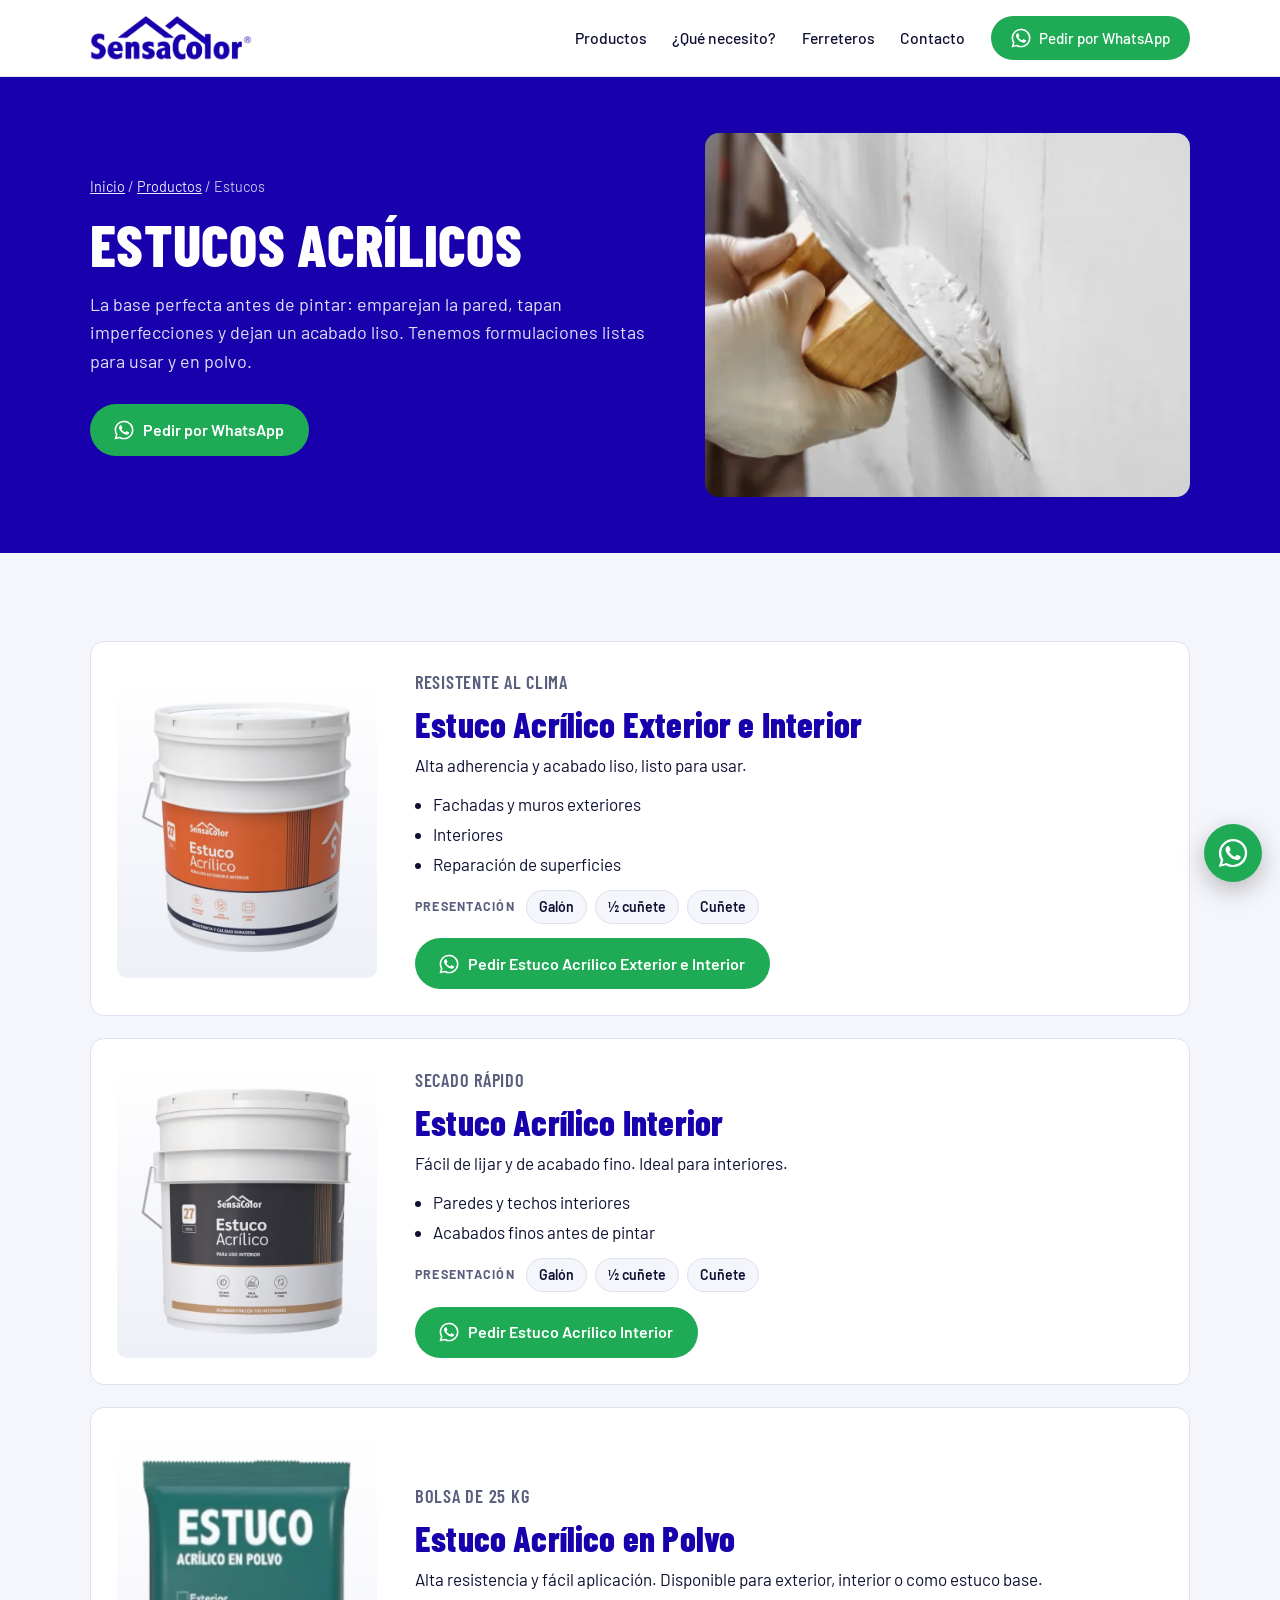
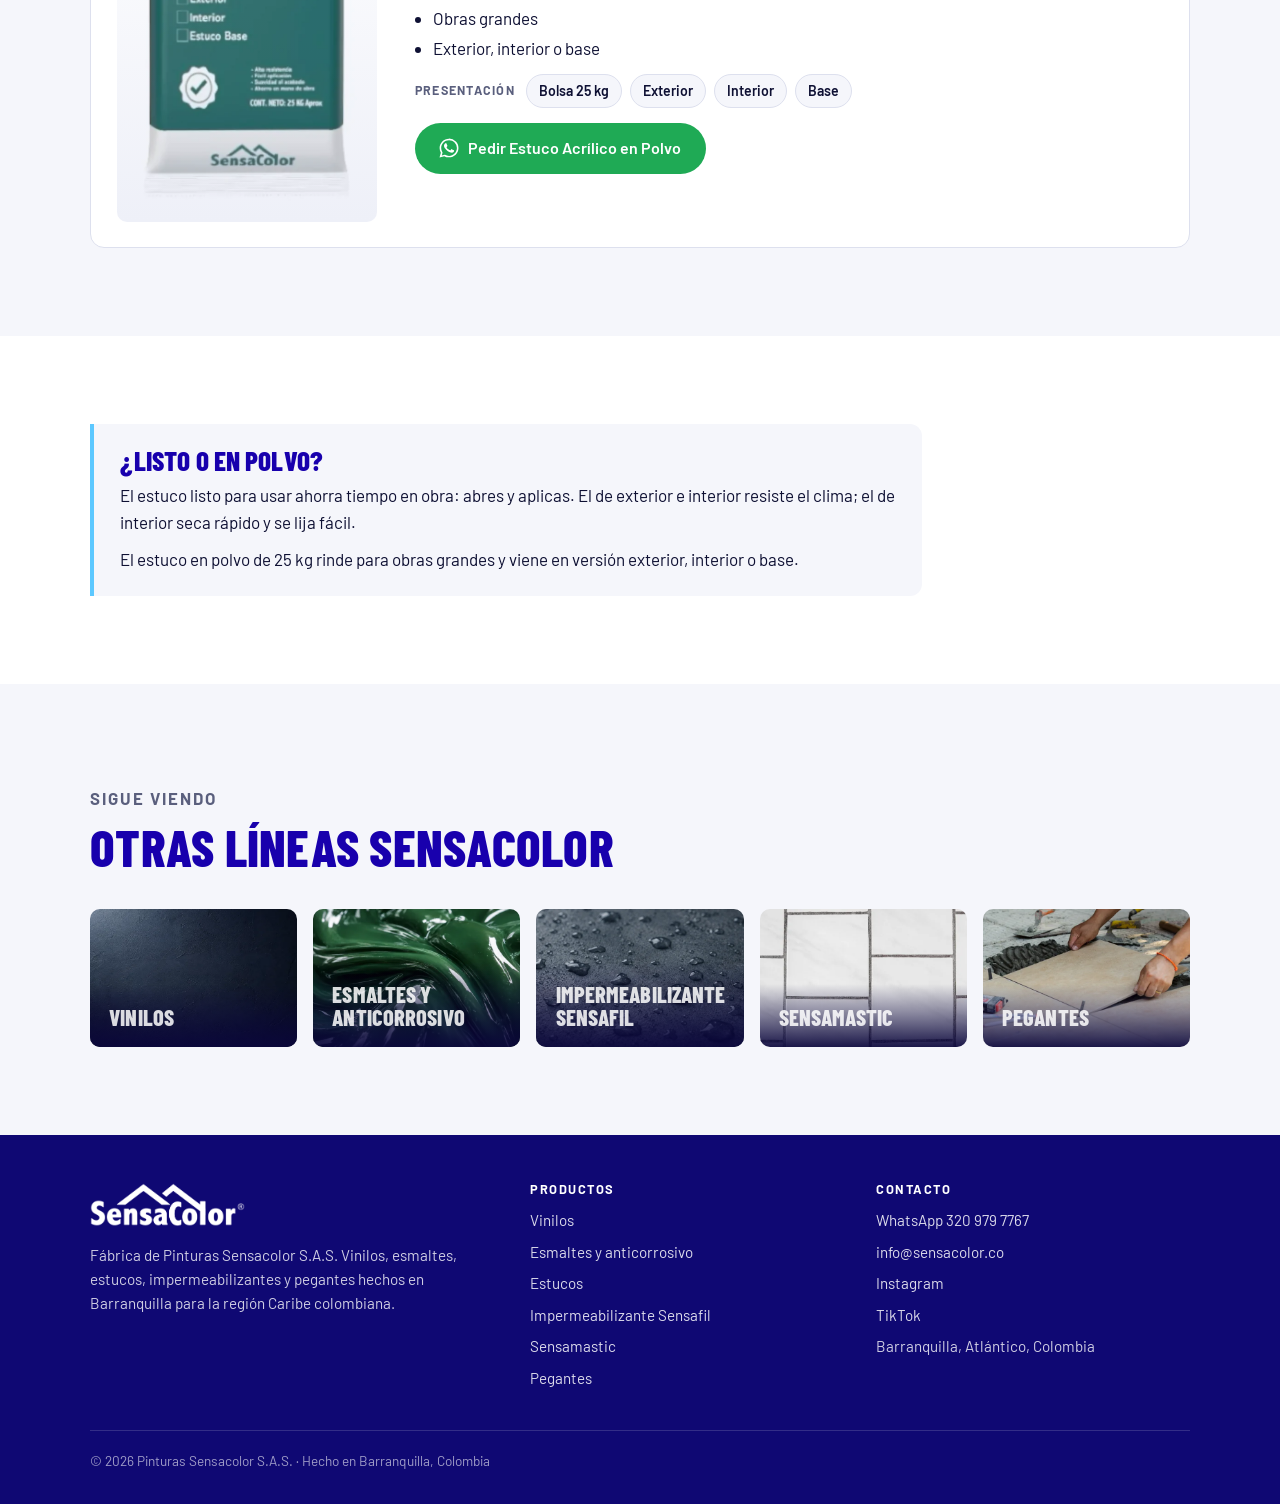
<file: estucos.html>
<!DOCTYPE html>
<html lang="es-CO">
<head>
<meta charset="UTF-8">
<meta name="viewport" content="width=device-width, initial-scale=1.0, viewport-fit=cover">
<title>Estuco acrílico interior, exterior y en polvo | Pinturas Sensacolor Barranquilla</title>
<meta name="description" content="Estuco acrílico Sensacolor para exterior e interior, interior y en polvo de 25 kg. Base perfecta antes de pintar. Directo de fábrica en Barranquilla.">
<link rel="canonical" href="https://sensacolor.co/estucos.html">
<meta name="theme-color" content="#1800ad">
<meta property="og:type" content="website">
<meta property="og:site_name" content="Pinturas Sensacolor">
<meta property="og:locale" content="es_CO">
<meta property="og:title" content="Estuco acrílico interior, exterior y en polvo | Pinturas Sensacolor Barranquilla">
<meta property="og:description" content="Estuco acrílico Sensacolor para exterior e interior, interior y en polvo de 25 kg. Base perfecta antes de pintar. Directo de fábrica en Barranquilla.">
<meta property="og:url" content="https://sensacolor.co/estucos.html">
<meta property="og:image" content="https://sensacolor.co/Banner_1.png">
<meta name="twitter:card" content="summary_large_image">
<link rel="icon" href="favicon.ico" sizes="any">
<link rel="icon" type="image/png" sizes="32x32" href="favicon-32.png">
<link rel="icon" type="image/png" sizes="16x16" href="favicon-16.png">
<link rel="apple-touch-icon" href="apple-touch-icon.png">
<link rel="manifest" href="site.webmanifest">
<link rel="preconnect" href="https://fonts.googleapis.com">
<link rel="preconnect" href="https://fonts.gstatic.com" crossorigin>
<link rel="stylesheet" href="https://fonts.googleapis.com/css2?family=Barlow+Condensed:wght@600;700;800&family=Barlow:wght@400;500;600;700&display=swap">
<link rel="stylesheet" href="styles.css?v=4">
<script type="application/ld+json">[{"@context": "https://schema.org", "@type": "Organization", "@id": "https://sensacolor.co/#organizacion", "name": "Pinturas Sensacolor S.A.S.", "alternateName": ["Sensacolor", "Sensacolor Colombia", "Pinturas Sensacolor"], "url": "https://sensacolor.co/", "logo": "https://sensacolor.co/icono-512.png", "image": "https://sensacolor.co/Banner_1.png", "description": "Fábrica colombiana de pinturas en Barranquilla: vinilos, esmaltes, estucos, impermeabilizantes y pegantes.", "telephone": "+57 320 979 7767", "email": "info@sensacolor.co", "address": {"@type": "PostalAddress", "addressLocality": "Barranquilla", "addressRegion": "Atlántico", "addressCountry": "CO"}, "areaServed": [{"@type": "City", "name": "Barranquilla"}, {"@type": "AdministrativeArea", "name": "Región Caribe de Colombia"}], "sameAs": ["https://www.instagram.com/pinturasensacolor", "https://www.tiktok.com/@pinturasensacolor"]}, {"@context": "https://schema.org", "@type": "BreadcrumbList", "itemListElement": [{"@type": "ListItem", "position": 1, "name": "Inicio", "item": "https://sensacolor.co/"}, {"@type": "ListItem", "position": 2, "name": "Estucos", "item": "https://sensacolor.co/estucos.html"}]}]</script>
</head>
<body>
<a class="saltar" href="#contenido">Saltar al contenido</a>
<header class="cabecera">
  <div class="envoltura">
    <a class="marca" href="index.html" aria-label="Pinturas Sensacolor, inicio"><img src="img/logo-azul.png" alt="Sensacolor" width="775" height="220"></a>
    <button class="menu-boton" id="menu-boton" aria-expanded="false" aria-controls="menu" aria-label="Abrir menú"><svg viewBox="0 0 24 24" fill="none" stroke="currentColor" stroke-width="2" stroke-linecap="round" aria-hidden="true"><path d="M4 7h16M4 12h16M4 17h16"/></svg></button>
    <nav class="menu" id="menu" aria-label="Principal">
      <a href="index.html#productos">Productos</a>
      <a href="index.html#que-necesitas">¿Qué necesito?</a>
      <a href="index.html#ferreteros">Ferreteros</a>
      <a href="index.html#contacto">Contacto</a>
      <a class="btn btn-wa" href="https://wa.me/573209797767?text=Hola%2C%20quiero%20hacer%20un%20pedido%20de%20Sensacolor" target="_blank" rel="noopener"><svg viewBox="0 0 24 24" aria-hidden="true" fill="currentColor"><path d="M17.47 14.38c-.3-.15-1.76-.87-2.03-.97-.27-.1-.47-.15-.67.15-.2.3-.77.97-.94 1.16-.17.2-.35.22-.65.07-.3-.15-1.26-.46-2.39-1.47-.88-.79-1.48-1.76-1.65-2.06-.17-.3-.02-.46.13-.61.13-.13.3-.35.45-.52.15-.17.2-.3.3-.5.1-.2.05-.37-.02-.52-.07-.15-.67-1.62-.92-2.21-.24-.58-.49-.5-.67-.51h-.57c-.2 0-.52.07-.8.37-.27.3-1.04 1.02-1.04 2.48s1.07 2.88 1.21 3.08c.15.2 2.1 3.2 5.08 4.49.71.31 1.26.49 1.69.63.71.23 1.36.2 1.87.12.57-.08 1.76-.72 2.01-1.41.25-.7.25-1.29.17-1.41-.07-.13-.27-.2-.57-.35zM12.04 21.5h-.01a9.4 9.4 0 0 1-4.79-1.31l-.34-.2-3.56.93.95-3.47-.22-.36a9.39 9.39 0 0 1-1.44-5.01c0-5.19 4.23-9.42 9.43-9.42 2.52 0 4.88.98 6.66 2.76a9.35 9.35 0 0 1 2.76 6.66c0 5.2-4.23 9.42-9.42 9.42zm8.02-17.44A11.26 11.26 0 0 0 12.04.75C5.8.75.72 5.83.72 12.07c0 2 .52 3.94 1.51 5.66L.62 23.25l5.65-1.48a11.3 11.3 0 0 0 5.77 1.47h.01c6.24 0 11.32-5.08 11.32-11.32 0-3.02-1.18-5.87-3.31-8.01z"/></svg>Pedir por WhatsApp</a>
    </nav>
  </div>
</header>
<main id="contenido">

<section class="cabeza-cat">
  <div class="envoltura">
    <div style="min-width:0">
      <p class="migas"><a href="index.html">Inicio</a> / <a href="index.html#productos">Productos</a> / Estucos</p>
      <h1>Estucos acrílicos</h1>
      <p class="intro">La base perfecta antes de pintar: emparejan la pared, tapan imperfecciones y dejan un acabado liso. Tenemos formulaciones listas para usar y en polvo.</p>
      <div class="hero-acciones"><a class="btn btn-wa" href="https://wa.me/573209797767?text=Hola%2C%20quiero%20informaci%C3%B3n%20sobre%20estucos%20Sensacolor" target="_blank" rel="noopener"><svg viewBox="0 0 24 24" aria-hidden="true" fill="currentColor"><path d="M17.47 14.38c-.3-.15-1.76-.87-2.03-.97-.27-.1-.47-.15-.67.15-.2.3-.77.97-.94 1.16-.17.2-.35.22-.65.07-.3-.15-1.26-.46-2.39-1.47-.88-.79-1.48-1.76-1.65-2.06-.17-.3-.02-.46.13-.61.13-.13.3-.35.45-.52.15-.17.2-.3.3-.5.1-.2.05-.37-.02-.52-.07-.15-.67-1.62-.92-2.21-.24-.58-.49-.5-.67-.51h-.57c-.2 0-.52.07-.8.37-.27.3-1.04 1.02-1.04 2.48s1.07 2.88 1.21 3.08c.15.2 2.1 3.2 5.08 4.49.71.31 1.26.49 1.69.63.71.23 1.36.2 1.87.12.57-.08 1.76-.72 2.01-1.41.25-.7.25-1.29.17-1.41-.07-.13-.27-.2-.57-.35zM12.04 21.5h-.01a9.4 9.4 0 0 1-4.79-1.31l-.34-.2-3.56.93.95-3.47-.22-.36a9.39 9.39 0 0 1-1.44-5.01c0-5.19 4.23-9.42 9.43-9.42 2.52 0 4.88.98 6.66 2.76a9.35 9.35 0 0 1 2.76 6.66c0 5.2-4.23 9.42-9.42 9.42zm8.02-17.44A11.26 11.26 0 0 0 12.04.75C5.8.75.72 5.83.72 12.07c0 2 .52 3.94 1.51 5.66L.62 23.25l5.65-1.48a11.3 11.3 0 0 0 5.77 1.47h.01c6.24 0 11.32-5.08 11.32-11.32 0-3.02-1.18-5.87-3.31-8.01z"/></svg>Pedir por WhatsApp</a></div>
    </div>
    <div class="foto"><img src="img/Estucos.webp" alt="Estucos" width="800" height="400"></div>
  </div>
</section>

<section class="seccion papel">
  <div class="envoltura productos">
<article class="producto" id="estuco_exterior">
  <div class="img"><img src="img/Estuco_Exterior_recorte.webp" alt="Estuco Acrílico Exterior e Interior Sensacolor"></div>
  <div class="info">
    <p class="sub">Resistente al clima</p>
    <h2>Estuco Acrílico Exterior e Interior</h2>
    <p>Alta adherencia y acabado liso, listo para usar.</p>
    <ul class="usos"><li>Fachadas y muros exteriores</li><li>Interiores</li><li>Reparación de superficies</li></ul>
    <div class="presentaciones"><small>Presentación</small><span class="chip">Galón</span><span class="chip">½ cuñete</span><span class="chip">Cuñete</span></div>
    <a class="btn btn-wa" href="https://wa.me/573209797767?text=Hola%2C%20quiero%20informaci%C3%B3n%20sobre%20Estuco%20Acr%C3%ADlico%20Exterior%20e%20Interior%20de%20Sensacolor" target="_blank" rel="noopener"><svg viewBox="0 0 24 24" aria-hidden="true" fill="currentColor"><path d="M17.47 14.38c-.3-.15-1.76-.87-2.03-.97-.27-.1-.47-.15-.67.15-.2.3-.77.97-.94 1.16-.17.2-.35.22-.65.07-.3-.15-1.26-.46-2.39-1.47-.88-.79-1.48-1.76-1.65-2.06-.17-.3-.02-.46.13-.61.13-.13.3-.35.45-.52.15-.17.2-.3.3-.5.1-.2.05-.37-.02-.52-.07-.15-.67-1.62-.92-2.21-.24-.58-.49-.5-.67-.51h-.57c-.2 0-.52.07-.8.37-.27.3-1.04 1.02-1.04 2.48s1.07 2.88 1.21 3.08c.15.2 2.1 3.2 5.08 4.49.71.31 1.26.49 1.69.63.71.23 1.36.2 1.87.12.57-.08 1.76-.72 2.01-1.41.25-.7.25-1.29.17-1.41-.07-.13-.27-.2-.57-.35zM12.04 21.5h-.01a9.4 9.4 0 0 1-4.79-1.31l-.34-.2-3.56.93.95-3.47-.22-.36a9.39 9.39 0 0 1-1.44-5.01c0-5.19 4.23-9.42 9.43-9.42 2.52 0 4.88.98 6.66 2.76a9.35 9.35 0 0 1 2.76 6.66c0 5.2-4.23 9.42-9.42 9.42zm8.02-17.44A11.26 11.26 0 0 0 12.04.75C5.8.75.72 5.83.72 12.07c0 2 .52 3.94 1.51 5.66L.62 23.25l5.65-1.48a11.3 11.3 0 0 0 5.77 1.47h.01c6.24 0 11.32-5.08 11.32-11.32 0-3.02-1.18-5.87-3.31-8.01z"/></svg>Pedir Estuco Acrílico Exterior e Interior</a>
  </div>
</article>
<article class="producto" id="estuco_interior">
  <div class="img"><img src="img/Estuco_Interior_recorte.webp" alt="Estuco Acrílico Interior Sensacolor" loading="lazy"></div>
  <div class="info">
    <p class="sub">Secado rápido</p>
    <h2>Estuco Acrílico Interior</h2>
    <p>Fácil de lijar y de acabado fino. Ideal para interiores.</p>
    <ul class="usos"><li>Paredes y techos interiores</li><li>Acabados finos antes de pintar</li></ul>
    <div class="presentaciones"><small>Presentación</small><span class="chip">Galón</span><span class="chip">½ cuñete</span><span class="chip">Cuñete</span></div>
    <a class="btn btn-wa" href="https://wa.me/573209797767?text=Hola%2C%20quiero%20informaci%C3%B3n%20sobre%20Estuco%20Acr%C3%ADlico%20Interior%20de%20Sensacolor" target="_blank" rel="noopener"><svg viewBox="0 0 24 24" aria-hidden="true" fill="currentColor"><path d="M17.47 14.38c-.3-.15-1.76-.87-2.03-.97-.27-.1-.47-.15-.67.15-.2.3-.77.97-.94 1.16-.17.2-.35.22-.65.07-.3-.15-1.26-.46-2.39-1.47-.88-.79-1.48-1.76-1.65-2.06-.17-.3-.02-.46.13-.61.13-.13.3-.35.45-.52.15-.17.2-.3.3-.5.1-.2.05-.37-.02-.52-.07-.15-.67-1.62-.92-2.21-.24-.58-.49-.5-.67-.51h-.57c-.2 0-.52.07-.8.37-.27.3-1.04 1.02-1.04 2.48s1.07 2.88 1.21 3.08c.15.2 2.1 3.2 5.08 4.49.71.31 1.26.49 1.69.63.71.23 1.36.2 1.87.12.57-.08 1.76-.72 2.01-1.41.25-.7.25-1.29.17-1.41-.07-.13-.27-.2-.57-.35zM12.04 21.5h-.01a9.4 9.4 0 0 1-4.79-1.31l-.34-.2-3.56.93.95-3.47-.22-.36a9.39 9.39 0 0 1-1.44-5.01c0-5.19 4.23-9.42 9.43-9.42 2.52 0 4.88.98 6.66 2.76a9.35 9.35 0 0 1 2.76 6.66c0 5.2-4.23 9.42-9.42 9.42zm8.02-17.44A11.26 11.26 0 0 0 12.04.75C5.8.75.72 5.83.72 12.07c0 2 .52 3.94 1.51 5.66L.62 23.25l5.65-1.48a11.3 11.3 0 0 0 5.77 1.47h.01c6.24 0 11.32-5.08 11.32-11.32 0-3.02-1.18-5.87-3.31-8.01z"/></svg>Pedir Estuco Acrílico Interior</a>
  </div>
</article>
<article class="producto" id="estuco_polvo">
  <div class="img"><img src="img/Estuco_Polvo_recorte.webp" alt="Estuco Acrílico en Polvo Sensacolor" loading="lazy"></div>
  <div class="info">
    <p class="sub">Bolsa de 25 kg</p>
    <h2>Estuco Acrílico en Polvo</h2>
    <p>Alta resistencia y fácil aplicación. Disponible para exterior, interior o como estuco base.</p>
    <ul class="usos"><li>Obras grandes</li><li>Exterior, interior o base</li></ul>
    <div class="presentaciones"><small>Presentación</small><span class="chip">Bolsa 25 kg</span><span class="chip">Exterior</span><span class="chip">Interior</span><span class="chip">Base</span></div>
    <a class="btn btn-wa" href="https://wa.me/573209797767?text=Hola%2C%20quiero%20informaci%C3%B3n%20sobre%20Estuco%20Acr%C3%ADlico%20en%20Polvo%20de%20Sensacolor" target="_blank" rel="noopener"><svg viewBox="0 0 24 24" aria-hidden="true" fill="currentColor"><path d="M17.47 14.38c-.3-.15-1.76-.87-2.03-.97-.27-.1-.47-.15-.67.15-.2.3-.77.97-.94 1.16-.17.2-.35.22-.65.07-.3-.15-1.26-.46-2.39-1.47-.88-.79-1.48-1.76-1.65-2.06-.17-.3-.02-.46.13-.61.13-.13.3-.35.45-.52.15-.17.2-.3.3-.5.1-.2.05-.37-.02-.52-.07-.15-.67-1.62-.92-2.21-.24-.58-.49-.5-.67-.51h-.57c-.2 0-.52.07-.8.37-.27.3-1.04 1.02-1.04 2.48s1.07 2.88 1.21 3.08c.15.2 2.1 3.2 5.08 4.49.71.31 1.26.49 1.69.63.71.23 1.36.2 1.87.12.57-.08 1.76-.72 2.01-1.41.25-.7.25-1.29.17-1.41-.07-.13-.27-.2-.57-.35zM12.04 21.5h-.01a9.4 9.4 0 0 1-4.79-1.31l-.34-.2-3.56.93.95-3.47-.22-.36a9.39 9.39 0 0 1-1.44-5.01c0-5.19 4.23-9.42 9.43-9.42 2.52 0 4.88.98 6.66 2.76a9.35 9.35 0 0 1 2.76 6.66c0 5.2-4.23 9.42-9.42 9.42zm8.02-17.44A11.26 11.26 0 0 0 12.04.75C5.8.75.72 5.83.72 12.07c0 2 .52 3.94 1.51 5.66L.62 23.25l5.65-1.48a11.3 11.3 0 0 0 5.77 1.47h.01c6.24 0 11.32-5.08 11.32-11.32 0-3.02-1.18-5.87-3.31-8.01z"/></svg>Pedir Estuco Acrílico en Polvo</a>
  </div>
</article>
  </div>
</section>

<section class="seccion">
  <div class="envoltura">
    <div class="consejo"><h2>¿Listo o en polvo?</h2><p>El estuco listo para usar ahorra tiempo en obra: abres y aplicas. El de exterior e interior resiste el clima; el de interior seca rápido y se lija fácil.</p><p>El estuco en polvo de 25 kg rinde para obras grandes y viene en versión exterior, interior o base.</p></div>
  </div>
</section>

<section class="seccion papel">
  <div class="envoltura">
    <div class="encabezado"><p class="eyebrow">Sigue viendo</p><h2>Otras líneas Sensacolor</h2></div>
    <div class="otras">
<a class="categoria" href="vinilos.html"><img src="img/Vinilos.webp" alt="Vinilos Sensacolor" width="800" height="400" loading="lazy"><span class="rotulo"><h3>Vinilos</h3></span></a>
<a class="categoria" href="esmaltes-anticorrosivo.html"><img src="img/Esmaltes.webp" alt="Esmaltes y anticorrosivo Sensacolor" width="800" height="400" loading="lazy"><span class="rotulo"><h3>Esmaltes y anticorrosivo</h3></span></a>
<a class="categoria" href="impermeabilizante-sensafil.html"><img src="img/Cover_Sensafil.webp" alt="Impermeabilizante Sensafil Sensacolor" width="800" height="400" loading="lazy"><span class="rotulo"><h3>Impermeabilizante Sensafil</h3></span></a>
<a class="categoria" href="sensamastic.html"><img src="img/Cover_Sensamastic.webp" alt="Sensamastic Sensacolor" width="800" height="400" loading="lazy"><span class="rotulo"><h3>Sensamastic</h3></span></a>
<a class="categoria" href="pegantes.html"><img src="img/Pegantes.webp" alt="Pegantes Sensacolor" width="800" height="400" loading="lazy"><span class="rotulo"><h3>Pegantes</h3></span></a>
    </div>
  </div>
</section>
</main>
<footer class="pie">
  <div class="envoltura">
    <div class="rejilla">
      <div>
        <img src="img/logo-blanco.png" alt="Sensacolor" width="775" height="220">
        <p>Fábrica de Pinturas Sensacolor S.A.S. Vinilos, esmaltes, estucos, impermeabilizantes y pegantes hechos en Barranquilla para la región Caribe colombiana.</p>
      </div>
      <div>
        <h3>Productos</h3>
        <ul><li><a href="vinilos.html">Vinilos</a></li>
<li><a href="esmaltes-anticorrosivo.html">Esmaltes y anticorrosivo</a></li>
<li><a href="estucos.html">Estucos</a></li>
<li><a href="impermeabilizante-sensafil.html">Impermeabilizante Sensafil</a></li>
<li><a href="sensamastic.html">Sensamastic</a></li>
<li><a href="pegantes.html">Pegantes</a></li></ul>
      </div>
      <div>
        <h3>Contacto</h3>
        <ul>
          <li><a href="https://wa.me/573209797767" target="_blank" rel="noopener">WhatsApp 320 979 7767</a></li>
          <li><a href="mailto:info@sensacolor.co">info@sensacolor.co</a></li>
          <li><a href="https://www.instagram.com/pinturasensacolor" target="_blank" rel="noopener">Instagram</a></li>
          <li><a href="https://www.tiktok.com/@pinturasensacolor" target="_blank" rel="noopener">TikTok</a></li>
          <li>Barranquilla, Atlántico, Colombia</li>
        </ul>
      </div>
    </div>
    <p class="legal">© 2026 Pinturas Sensacolor S.A.S. · Hecho en Barranquilla, Colombia</p>
  </div>
</footer>
<a class="wa-flotante" href="https://wa.me/573209797767?text=Hola%2C%20quiero%20informaci%C3%B3n%20sobre%20los%20productos%20Sensacolor" target="_blank" rel="noopener" aria-label="Escribir por WhatsApp"><svg viewBox="0 0 24 24" aria-hidden="true" fill="currentColor"><path d="M17.47 14.38c-.3-.15-1.76-.87-2.03-.97-.27-.1-.47-.15-.67.15-.2.3-.77.97-.94 1.16-.17.2-.35.22-.65.07-.3-.15-1.26-.46-2.39-1.47-.88-.79-1.48-1.76-1.65-2.06-.17-.3-.02-.46.13-.61.13-.13.3-.35.45-.52.15-.17.2-.3.3-.5.1-.2.05-.37-.02-.52-.07-.15-.67-1.62-.92-2.21-.24-.58-.49-.5-.67-.51h-.57c-.2 0-.52.07-.8.37-.27.3-1.04 1.02-1.04 2.48s1.07 2.88 1.21 3.08c.15.2 2.1 3.2 5.08 4.49.71.31 1.26.49 1.69.63.71.23 1.36.2 1.87.12.57-.08 1.76-.72 2.01-1.41.25-.7.25-1.29.17-1.41-.07-.13-.27-.2-.57-.35zM12.04 21.5h-.01a9.4 9.4 0 0 1-4.79-1.31l-.34-.2-3.56.93.95-3.47-.22-.36a9.39 9.39 0 0 1-1.44-5.01c0-5.19 4.23-9.42 9.43-9.42 2.52 0 4.88.98 6.66 2.76a9.35 9.35 0 0 1 2.76 6.66c0 5.2-4.23 9.42-9.42 9.42zm8.02-17.44A11.26 11.26 0 0 0 12.04.75C5.8.75.72 5.83.72 12.07c0 2 .52 3.94 1.51 5.66L.62 23.25l5.65-1.48a11.3 11.3 0 0 0 5.77 1.47h.01c6.24 0 11.32-5.08 11.32-11.32 0-3.02-1.18-5.87-3.31-8.01z"/></svg></a>
<script src="site.js?v=4" defer></script>
</body>
</html>
</file>
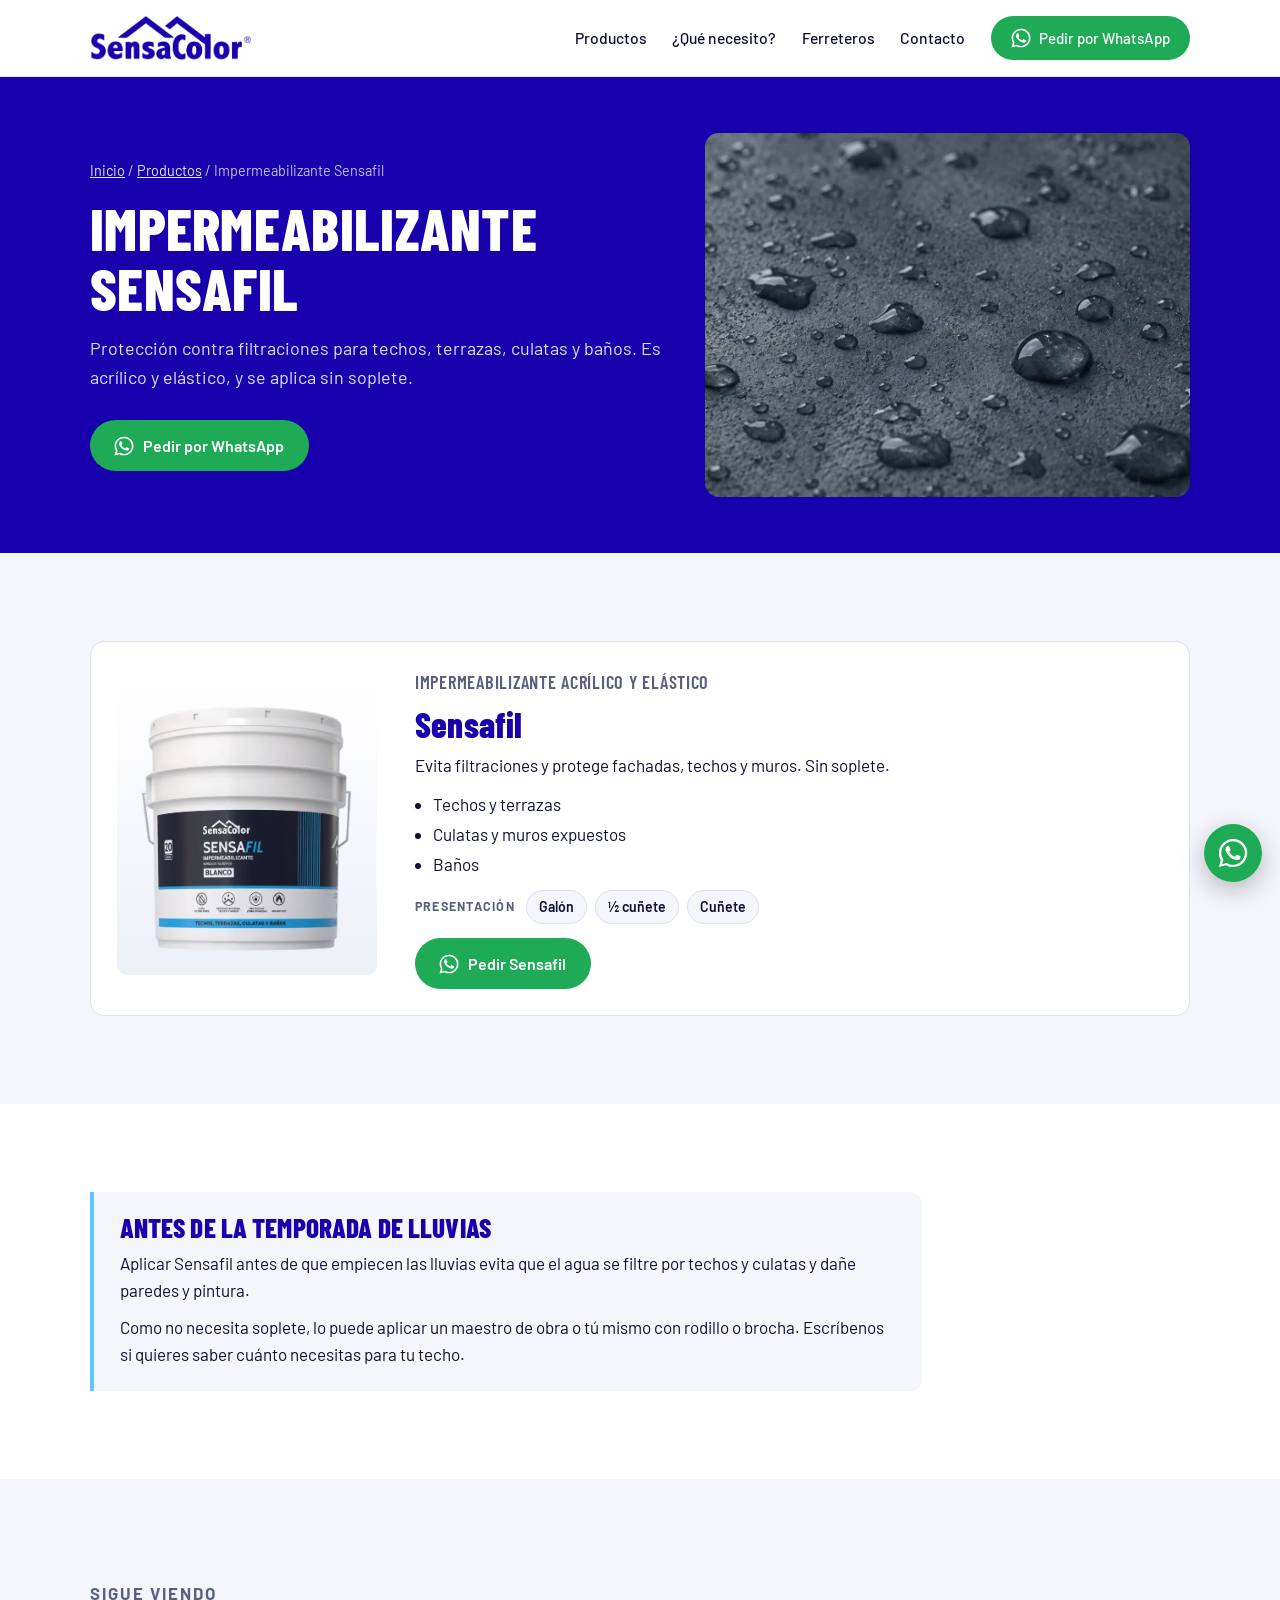
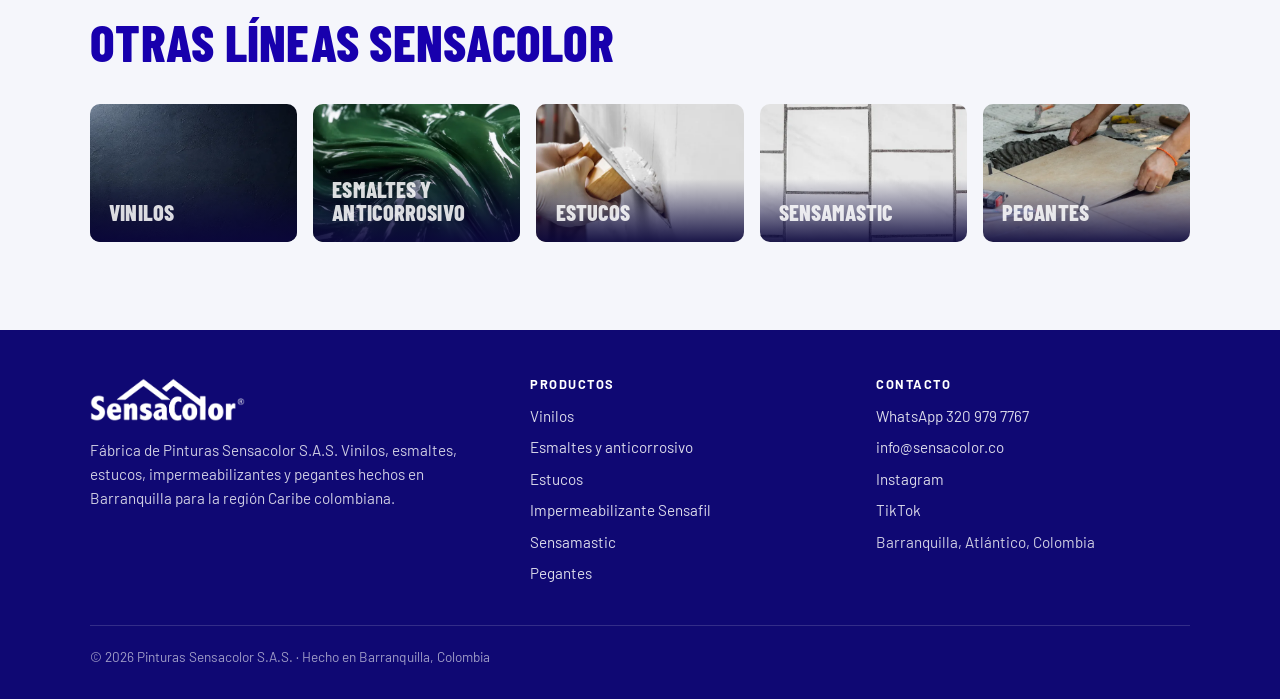
<file: impermeabilizante-sensafil.html>
<!DOCTYPE html>
<html lang="es-CO">
<head>
<meta charset="UTF-8">
<meta name="viewport" content="width=device-width, initial-scale=1.0, viewport-fit=cover">
<title>Impermeabilizante Sensafil para techos y terrazas | Pinturas Sensacolor Barranquilla</title>
<meta name="description" content="Sensafil, impermeabilizante acrílico y elástico Sensacolor. Evita filtraciones en techos, terrazas, culatas y baños. Se aplica sin soplete. Barranquilla.">
<link rel="canonical" href="https://sensacolor.co/impermeabilizante-sensafil.html">
<meta name="theme-color" content="#1800ad">
<meta property="og:type" content="website">
<meta property="og:site_name" content="Pinturas Sensacolor">
<meta property="og:locale" content="es_CO">
<meta property="og:title" content="Impermeabilizante Sensafil para techos y terrazas | Pinturas Sensacolor Barranquilla">
<meta property="og:description" content="Sensafil, impermeabilizante acrílico y elástico Sensacolor. Evita filtraciones en techos, terrazas, culatas y baños. Se aplica sin soplete. Barranquilla.">
<meta property="og:url" content="https://sensacolor.co/impermeabilizante-sensafil.html">
<meta property="og:image" content="https://sensacolor.co/Banner_1.png">
<meta name="twitter:card" content="summary_large_image">
<link rel="icon" href="favicon.ico" sizes="any">
<link rel="icon" type="image/png" sizes="32x32" href="favicon-32.png">
<link rel="icon" type="image/png" sizes="16x16" href="favicon-16.png">
<link rel="apple-touch-icon" href="apple-touch-icon.png">
<link rel="manifest" href="site.webmanifest">
<link rel="preconnect" href="https://fonts.googleapis.com">
<link rel="preconnect" href="https://fonts.gstatic.com" crossorigin>
<link rel="stylesheet" href="https://fonts.googleapis.com/css2?family=Barlow+Condensed:wght@600;700;800&family=Barlow:wght@400;500;600;700&display=swap">
<link rel="stylesheet" href="styles.css?v=4">
<script type="application/ld+json">[{"@context": "https://schema.org", "@type": "Organization", "@id": "https://sensacolor.co/#organizacion", "name": "Pinturas Sensacolor S.A.S.", "alternateName": ["Sensacolor", "Sensacolor Colombia", "Pinturas Sensacolor"], "url": "https://sensacolor.co/", "logo": "https://sensacolor.co/icono-512.png", "image": "https://sensacolor.co/Banner_1.png", "description": "Fábrica colombiana de pinturas en Barranquilla: vinilos, esmaltes, estucos, impermeabilizantes y pegantes.", "telephone": "+57 320 979 7767", "email": "info@sensacolor.co", "address": {"@type": "PostalAddress", "addressLocality": "Barranquilla", "addressRegion": "Atlántico", "addressCountry": "CO"}, "areaServed": [{"@type": "City", "name": "Barranquilla"}, {"@type": "AdministrativeArea", "name": "Región Caribe de Colombia"}], "sameAs": ["https://www.instagram.com/pinturasensacolor", "https://www.tiktok.com/@pinturasensacolor"]}, {"@context": "https://schema.org", "@type": "BreadcrumbList", "itemListElement": [{"@type": "ListItem", "position": 1, "name": "Inicio", "item": "https://sensacolor.co/"}, {"@type": "ListItem", "position": 2, "name": "Impermeabilizante Sensafil", "item": "https://sensacolor.co/impermeabilizante-sensafil.html"}]}]</script>
</head>
<body>
<a class="saltar" href="#contenido">Saltar al contenido</a>
<header class="cabecera">
  <div class="envoltura">
    <a class="marca" href="index.html" aria-label="Pinturas Sensacolor, inicio"><img src="img/logo-azul.png" alt="Sensacolor" width="775" height="220"></a>
    <button class="menu-boton" id="menu-boton" aria-expanded="false" aria-controls="menu" aria-label="Abrir menú"><svg viewBox="0 0 24 24" fill="none" stroke="currentColor" stroke-width="2" stroke-linecap="round" aria-hidden="true"><path d="M4 7h16M4 12h16M4 17h16"/></svg></button>
    <nav class="menu" id="menu" aria-label="Principal">
      <a href="index.html#productos">Productos</a>
      <a href="index.html#que-necesitas">¿Qué necesito?</a>
      <a href="index.html#ferreteros">Ferreteros</a>
      <a href="index.html#contacto">Contacto</a>
      <a class="btn btn-wa" href="https://wa.me/573209797767?text=Hola%2C%20quiero%20hacer%20un%20pedido%20de%20Sensacolor" target="_blank" rel="noopener"><svg viewBox="0 0 24 24" aria-hidden="true" fill="currentColor"><path d="M17.47 14.38c-.3-.15-1.76-.87-2.03-.97-.27-.1-.47-.15-.67.15-.2.3-.77.97-.94 1.16-.17.2-.35.22-.65.07-.3-.15-1.26-.46-2.39-1.47-.88-.79-1.48-1.76-1.65-2.06-.17-.3-.02-.46.13-.61.13-.13.3-.35.45-.52.15-.17.2-.3.3-.5.1-.2.05-.37-.02-.52-.07-.15-.67-1.62-.92-2.21-.24-.58-.49-.5-.67-.51h-.57c-.2 0-.52.07-.8.37-.27.3-1.04 1.02-1.04 2.48s1.07 2.88 1.21 3.08c.15.2 2.1 3.2 5.08 4.49.71.31 1.26.49 1.69.63.71.23 1.36.2 1.87.12.57-.08 1.76-.72 2.01-1.41.25-.7.25-1.29.17-1.41-.07-.13-.27-.2-.57-.35zM12.04 21.5h-.01a9.4 9.4 0 0 1-4.79-1.31l-.34-.2-3.56.93.95-3.47-.22-.36a9.39 9.39 0 0 1-1.44-5.01c0-5.19 4.23-9.42 9.43-9.42 2.52 0 4.88.98 6.66 2.76a9.35 9.35 0 0 1 2.76 6.66c0 5.2-4.23 9.42-9.42 9.42zm8.02-17.44A11.26 11.26 0 0 0 12.04.75C5.8.75.72 5.83.72 12.07c0 2 .52 3.94 1.51 5.66L.62 23.25l5.65-1.48a11.3 11.3 0 0 0 5.77 1.47h.01c6.24 0 11.32-5.08 11.32-11.32 0-3.02-1.18-5.87-3.31-8.01z"/></svg>Pedir por WhatsApp</a>
    </nav>
  </div>
</header>
<main id="contenido">

<section class="cabeza-cat">
  <div class="envoltura">
    <div style="min-width:0">
      <p class="migas"><a href="index.html">Inicio</a> / <a href="index.html#productos">Productos</a> / Impermeabilizante Sensafil</p>
      <h1>Impermeabilizante Sensafil</h1>
      <p class="intro">Protección contra filtraciones para techos, terrazas, culatas y baños. Es acrílico y elástico, y se aplica sin soplete.</p>
      <div class="hero-acciones"><a class="btn btn-wa" href="https://wa.me/573209797767?text=Hola%2C%20quiero%20informaci%C3%B3n%20sobre%20impermeabilizante%20sensafil%20Sensacolor" target="_blank" rel="noopener"><svg viewBox="0 0 24 24" aria-hidden="true" fill="currentColor"><path d="M17.47 14.38c-.3-.15-1.76-.87-2.03-.97-.27-.1-.47-.15-.67.15-.2.3-.77.97-.94 1.16-.17.2-.35.22-.65.07-.3-.15-1.26-.46-2.39-1.47-.88-.79-1.48-1.76-1.65-2.06-.17-.3-.02-.46.13-.61.13-.13.3-.35.45-.52.15-.17.2-.3.3-.5.1-.2.05-.37-.02-.52-.07-.15-.67-1.62-.92-2.21-.24-.58-.49-.5-.67-.51h-.57c-.2 0-.52.07-.8.37-.27.3-1.04 1.02-1.04 2.48s1.07 2.88 1.21 3.08c.15.2 2.1 3.2 5.08 4.49.71.31 1.26.49 1.69.63.71.23 1.36.2 1.87.12.57-.08 1.76-.72 2.01-1.41.25-.7.25-1.29.17-1.41-.07-.13-.27-.2-.57-.35zM12.04 21.5h-.01a9.4 9.4 0 0 1-4.79-1.31l-.34-.2-3.56.93.95-3.47-.22-.36a9.39 9.39 0 0 1-1.44-5.01c0-5.19 4.23-9.42 9.43-9.42 2.52 0 4.88.98 6.66 2.76a9.35 9.35 0 0 1 2.76 6.66c0 5.2-4.23 9.42-9.42 9.42zm8.02-17.44A11.26 11.26 0 0 0 12.04.75C5.8.75.72 5.83.72 12.07c0 2 .52 3.94 1.51 5.66L.62 23.25l5.65-1.48a11.3 11.3 0 0 0 5.77 1.47h.01c6.24 0 11.32-5.08 11.32-11.32 0-3.02-1.18-5.87-3.31-8.01z"/></svg>Pedir por WhatsApp</a></div>
    </div>
    <div class="foto"><img src="img/Cover_Sensafil.webp" alt="Impermeabilizante Sensafil" width="800" height="400"></div>
  </div>
</section>

<section class="seccion papel">
  <div class="envoltura productos">
<article class="producto" id="impermeabilizante_sensafil">
  <div class="img"><img src="img/Impermeabilizante_Sensafil_recorte.webp" alt="Sensafil Sensacolor"></div>
  <div class="info">
    <p class="sub">Impermeabilizante acrílico y elástico</p>
    <h2>Sensafil</h2>
    <p>Evita filtraciones y protege fachadas, techos y muros. Sin soplete.</p>
    <ul class="usos"><li>Techos y terrazas</li><li>Culatas y muros expuestos</li><li>Baños</li></ul>
    <div class="presentaciones"><small>Presentación</small><span class="chip">Galón</span><span class="chip">½ cuñete</span><span class="chip">Cuñete</span></div>
    <a class="btn btn-wa" href="https://wa.me/573209797767?text=Hola%2C%20quiero%20informaci%C3%B3n%20sobre%20Sensafil%20de%20Sensacolor" target="_blank" rel="noopener"><svg viewBox="0 0 24 24" aria-hidden="true" fill="currentColor"><path d="M17.47 14.38c-.3-.15-1.76-.87-2.03-.97-.27-.1-.47-.15-.67.15-.2.3-.77.97-.94 1.16-.17.2-.35.22-.65.07-.3-.15-1.26-.46-2.39-1.47-.88-.79-1.48-1.76-1.65-2.06-.17-.3-.02-.46.13-.61.13-.13.3-.35.45-.52.15-.17.2-.3.3-.5.1-.2.05-.37-.02-.52-.07-.15-.67-1.62-.92-2.21-.24-.58-.49-.5-.67-.51h-.57c-.2 0-.52.07-.8.37-.27.3-1.04 1.02-1.04 2.48s1.07 2.88 1.21 3.08c.15.2 2.1 3.2 5.08 4.49.71.31 1.26.49 1.69.63.71.23 1.36.2 1.87.12.57-.08 1.76-.72 2.01-1.41.25-.7.25-1.29.17-1.41-.07-.13-.27-.2-.57-.35zM12.04 21.5h-.01a9.4 9.4 0 0 1-4.79-1.31l-.34-.2-3.56.93.95-3.47-.22-.36a9.39 9.39 0 0 1-1.44-5.01c0-5.19 4.23-9.42 9.43-9.42 2.52 0 4.88.98 6.66 2.76a9.35 9.35 0 0 1 2.76 6.66c0 5.2-4.23 9.42-9.42 9.42zm8.02-17.44A11.26 11.26 0 0 0 12.04.75C5.8.75.72 5.83.72 12.07c0 2 .52 3.94 1.51 5.66L.62 23.25l5.65-1.48a11.3 11.3 0 0 0 5.77 1.47h.01c6.24 0 11.32-5.08 11.32-11.32 0-3.02-1.18-5.87-3.31-8.01z"/></svg>Pedir Sensafil</a>
  </div>
</article>
  </div>
</section>

<section class="seccion">
  <div class="envoltura">
    <div class="consejo"><h2>Antes de la temporada de lluvias</h2><p>Aplicar Sensafil antes de que empiecen las lluvias evita que el agua se filtre por techos y culatas y dañe paredes y pintura.</p><p>Como no necesita soplete, lo puede aplicar un maestro de obra o tú mismo con rodillo o brocha. Escríbenos si quieres saber cuánto necesitas para tu techo.</p></div>
  </div>
</section>

<section class="seccion papel">
  <div class="envoltura">
    <div class="encabezado"><p class="eyebrow">Sigue viendo</p><h2>Otras líneas Sensacolor</h2></div>
    <div class="otras">
<a class="categoria" href="vinilos.html"><img src="img/Vinilos.webp" alt="Vinilos Sensacolor" width="800" height="400" loading="lazy"><span class="rotulo"><h3>Vinilos</h3></span></a>
<a class="categoria" href="esmaltes-anticorrosivo.html"><img src="img/Esmaltes.webp" alt="Esmaltes y anticorrosivo Sensacolor" width="800" height="400" loading="lazy"><span class="rotulo"><h3>Esmaltes y anticorrosivo</h3></span></a>
<a class="categoria" href="estucos.html"><img src="img/Estucos.webp" alt="Estucos Sensacolor" width="800" height="400" loading="lazy"><span class="rotulo"><h3>Estucos</h3></span></a>
<a class="categoria" href="sensamastic.html"><img src="img/Cover_Sensamastic.webp" alt="Sensamastic Sensacolor" width="800" height="400" loading="lazy"><span class="rotulo"><h3>Sensamastic</h3></span></a>
<a class="categoria" href="pegantes.html"><img src="img/Pegantes.webp" alt="Pegantes Sensacolor" width="800" height="400" loading="lazy"><span class="rotulo"><h3>Pegantes</h3></span></a>
    </div>
  </div>
</section>
</main>
<footer class="pie">
  <div class="envoltura">
    <div class="rejilla">
      <div>
        <img src="img/logo-blanco.png" alt="Sensacolor" width="775" height="220">
        <p>Fábrica de Pinturas Sensacolor S.A.S. Vinilos, esmaltes, estucos, impermeabilizantes y pegantes hechos en Barranquilla para la región Caribe colombiana.</p>
      </div>
      <div>
        <h3>Productos</h3>
        <ul><li><a href="vinilos.html">Vinilos</a></li>
<li><a href="esmaltes-anticorrosivo.html">Esmaltes y anticorrosivo</a></li>
<li><a href="estucos.html">Estucos</a></li>
<li><a href="impermeabilizante-sensafil.html">Impermeabilizante Sensafil</a></li>
<li><a href="sensamastic.html">Sensamastic</a></li>
<li><a href="pegantes.html">Pegantes</a></li></ul>
      </div>
      <div>
        <h3>Contacto</h3>
        <ul>
          <li><a href="https://wa.me/573209797767" target="_blank" rel="noopener">WhatsApp 320 979 7767</a></li>
          <li><a href="mailto:info@sensacolor.co">info@sensacolor.co</a></li>
          <li><a href="https://www.instagram.com/pinturasensacolor" target="_blank" rel="noopener">Instagram</a></li>
          <li><a href="https://www.tiktok.com/@pinturasensacolor" target="_blank" rel="noopener">TikTok</a></li>
          <li>Barranquilla, Atlántico, Colombia</li>
        </ul>
      </div>
    </div>
    <p class="legal">© 2026 Pinturas Sensacolor S.A.S. · Hecho en Barranquilla, Colombia</p>
  </div>
</footer>
<a class="wa-flotante" href="https://wa.me/573209797767?text=Hola%2C%20quiero%20informaci%C3%B3n%20sobre%20los%20productos%20Sensacolor" target="_blank" rel="noopener" aria-label="Escribir por WhatsApp"><svg viewBox="0 0 24 24" aria-hidden="true" fill="currentColor"><path d="M17.47 14.38c-.3-.15-1.76-.87-2.03-.97-.27-.1-.47-.15-.67.15-.2.3-.77.97-.94 1.16-.17.2-.35.22-.65.07-.3-.15-1.26-.46-2.39-1.47-.88-.79-1.48-1.76-1.65-2.06-.17-.3-.02-.46.13-.61.13-.13.3-.35.45-.52.15-.17.2-.3.3-.5.1-.2.05-.37-.02-.52-.07-.15-.67-1.62-.92-2.21-.24-.58-.49-.5-.67-.51h-.57c-.2 0-.52.07-.8.37-.27.3-1.04 1.02-1.04 2.48s1.07 2.88 1.21 3.08c.15.2 2.1 3.2 5.08 4.49.71.31 1.26.49 1.69.63.71.23 1.36.2 1.87.12.57-.08 1.76-.72 2.01-1.41.25-.7.25-1.29.17-1.41-.07-.13-.27-.2-.57-.35zM12.04 21.5h-.01a9.4 9.4 0 0 1-4.79-1.31l-.34-.2-3.56.93.95-3.47-.22-.36a9.39 9.39 0 0 1-1.44-5.01c0-5.19 4.23-9.42 9.43-9.42 2.52 0 4.88.98 6.66 2.76a9.35 9.35 0 0 1 2.76 6.66c0 5.2-4.23 9.42-9.42 9.42zm8.02-17.44A11.26 11.26 0 0 0 12.04.75C5.8.75.72 5.83.72 12.07c0 2 .52 3.94 1.51 5.66L.62 23.25l5.65-1.48a11.3 11.3 0 0 0 5.77 1.47h.01c6.24 0 11.32-5.08 11.32-11.32 0-3.02-1.18-5.87-3.31-8.01z"/></svg></a>
<script src="site.js?v=4" defer></script>
</body>
</html>
</file>
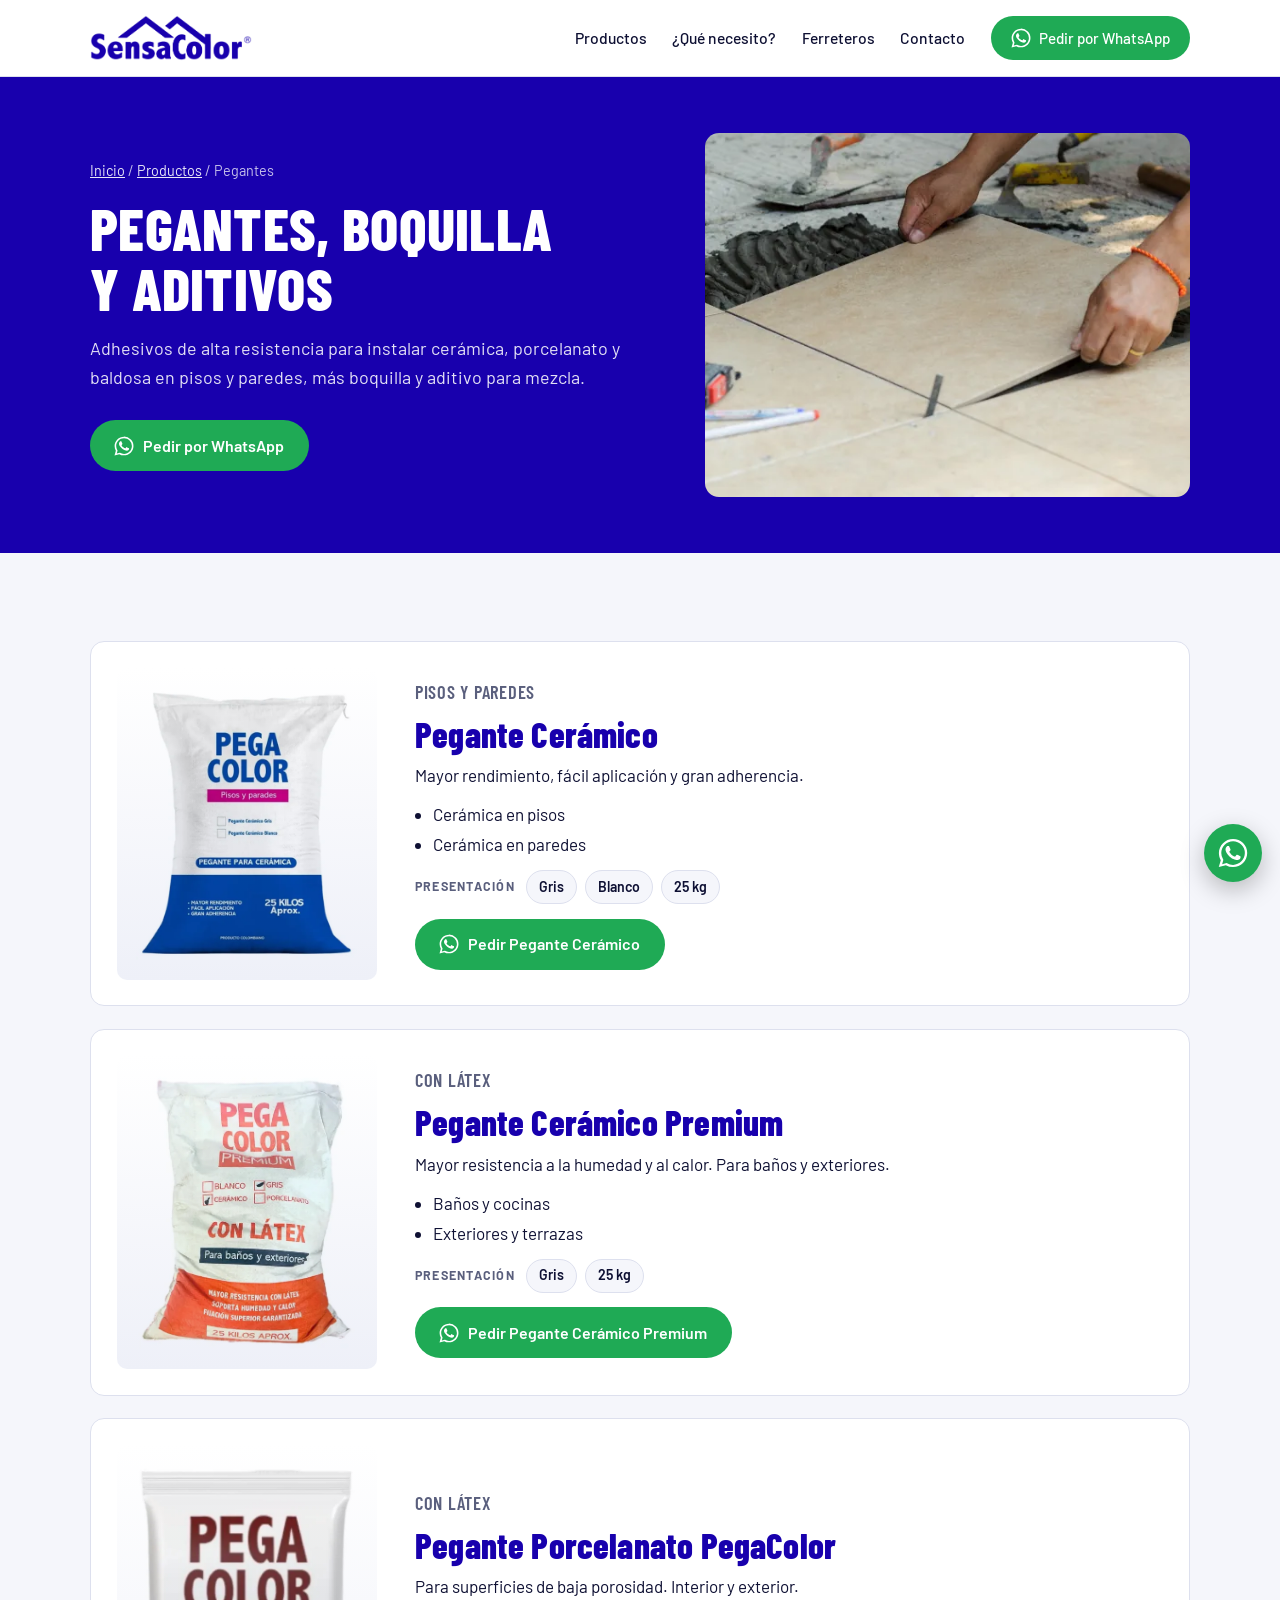
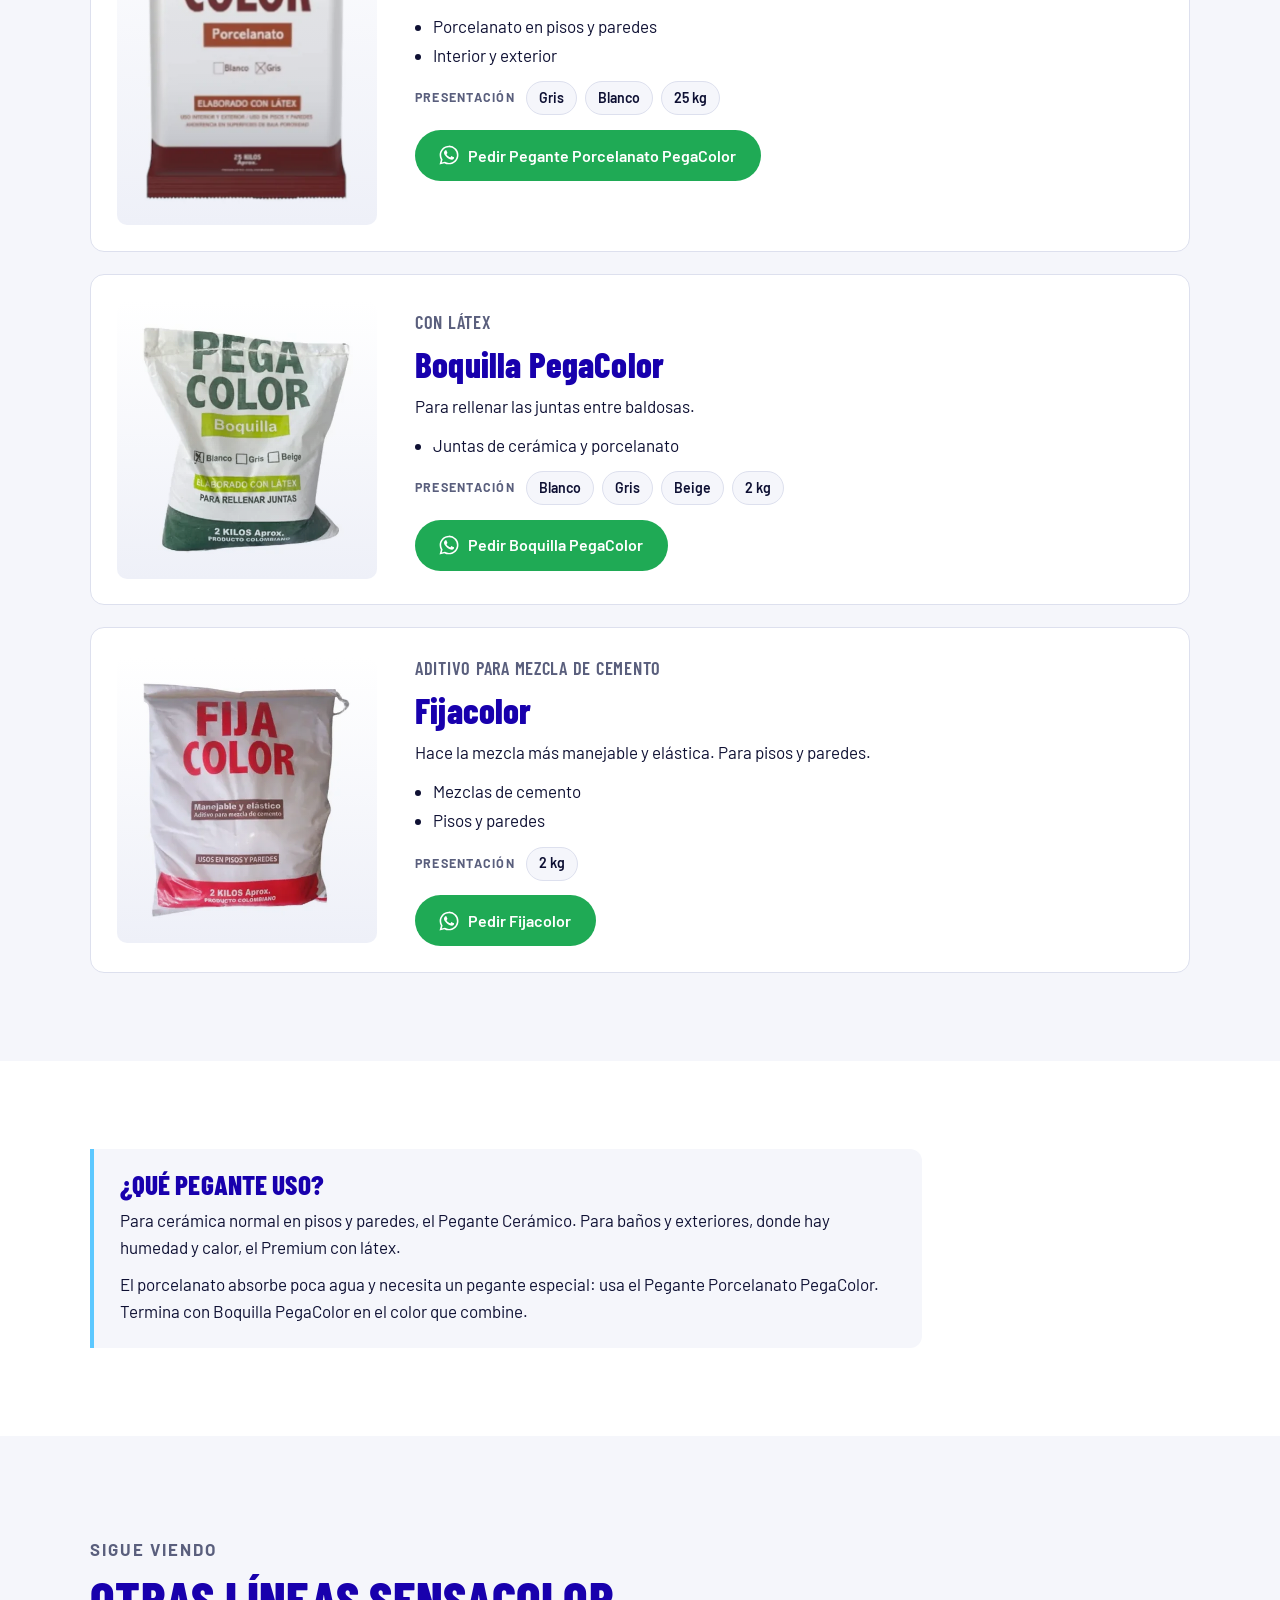
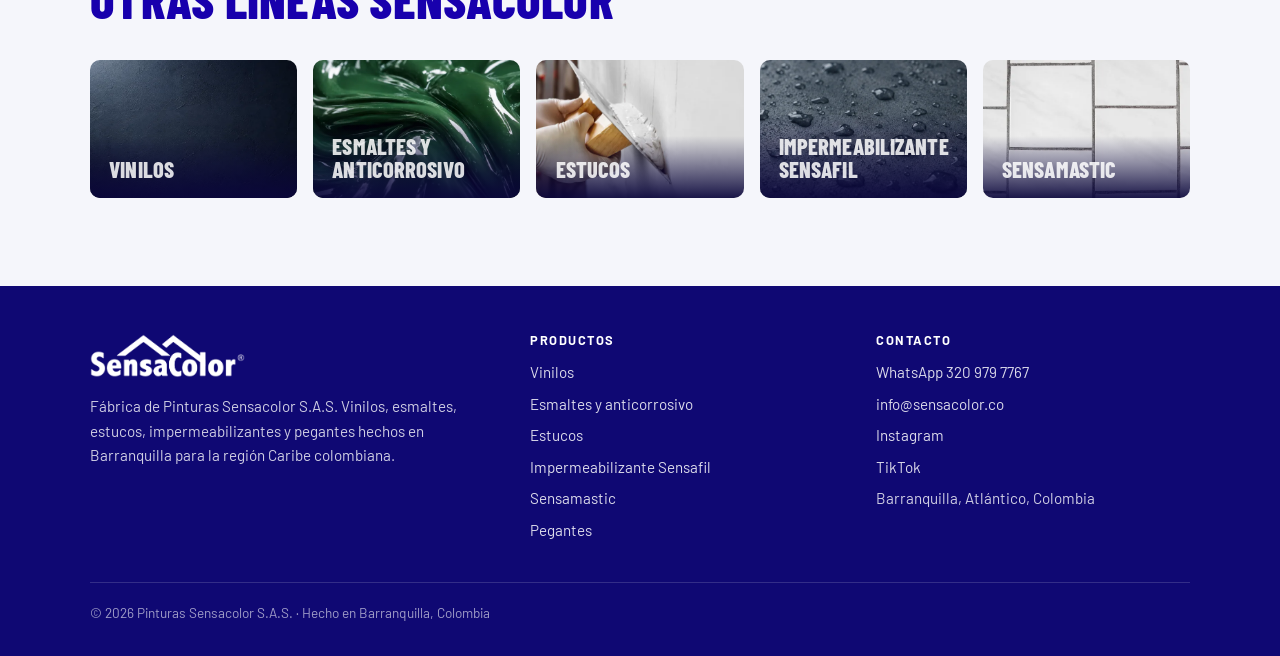
<file: pegantes.html>
<!DOCTYPE html>
<html lang="es-CO">
<head>
<meta charset="UTF-8">
<meta name="viewport" content="width=device-width, initial-scale=1.0, viewport-fit=cover">
<title>Pegante cerámico, porcelanato y boquilla PegaColor | Pinturas Sensacolor Barranquilla</title>
<meta name="description" content="Pegante cerámico, pegante para porcelanato, boquilla y Fijacolor de Sensacolor. Adhesivos de alta resistencia para pisos y paredes. Barranquilla.">
<link rel="canonical" href="https://sensacolor.co/pegantes.html">
<meta name="theme-color" content="#1800ad">
<meta property="og:type" content="website">
<meta property="og:site_name" content="Pinturas Sensacolor">
<meta property="og:locale" content="es_CO">
<meta property="og:title" content="Pegante cerámico, porcelanato y boquilla PegaColor | Pinturas Sensacolor Barranquilla">
<meta property="og:description" content="Pegante cerámico, pegante para porcelanato, boquilla y Fijacolor de Sensacolor. Adhesivos de alta resistencia para pisos y paredes. Barranquilla.">
<meta property="og:url" content="https://sensacolor.co/pegantes.html">
<meta property="og:image" content="https://sensacolor.co/Banner_1.png">
<meta name="twitter:card" content="summary_large_image">
<link rel="icon" href="favicon.ico" sizes="any">
<link rel="icon" type="image/png" sizes="32x32" href="favicon-32.png">
<link rel="icon" type="image/png" sizes="16x16" href="favicon-16.png">
<link rel="apple-touch-icon" href="apple-touch-icon.png">
<link rel="manifest" href="site.webmanifest">
<link rel="preconnect" href="https://fonts.googleapis.com">
<link rel="preconnect" href="https://fonts.gstatic.com" crossorigin>
<link rel="stylesheet" href="https://fonts.googleapis.com/css2?family=Barlow+Condensed:wght@600;700;800&family=Barlow:wght@400;500;600;700&display=swap">
<link rel="stylesheet" href="styles.css?v=4">
<script type="application/ld+json">[{"@context": "https://schema.org", "@type": "Organization", "@id": "https://sensacolor.co/#organizacion", "name": "Pinturas Sensacolor S.A.S.", "alternateName": ["Sensacolor", "Sensacolor Colombia", "Pinturas Sensacolor"], "url": "https://sensacolor.co/", "logo": "https://sensacolor.co/icono-512.png", "image": "https://sensacolor.co/Banner_1.png", "description": "Fábrica colombiana de pinturas en Barranquilla: vinilos, esmaltes, estucos, impermeabilizantes y pegantes.", "telephone": "+57 320 979 7767", "email": "info@sensacolor.co", "address": {"@type": "PostalAddress", "addressLocality": "Barranquilla", "addressRegion": "Atlántico", "addressCountry": "CO"}, "areaServed": [{"@type": "City", "name": "Barranquilla"}, {"@type": "AdministrativeArea", "name": "Región Caribe de Colombia"}], "sameAs": ["https://www.instagram.com/pinturasensacolor", "https://www.tiktok.com/@pinturasensacolor"]}, {"@context": "https://schema.org", "@type": "BreadcrumbList", "itemListElement": [{"@type": "ListItem", "position": 1, "name": "Inicio", "item": "https://sensacolor.co/"}, {"@type": "ListItem", "position": 2, "name": "Pegantes", "item": "https://sensacolor.co/pegantes.html"}]}]</script>
</head>
<body>
<a class="saltar" href="#contenido">Saltar al contenido</a>
<header class="cabecera">
  <div class="envoltura">
    <a class="marca" href="index.html" aria-label="Pinturas Sensacolor, inicio"><img src="img/logo-azul.png" alt="Sensacolor" width="775" height="220"></a>
    <button class="menu-boton" id="menu-boton" aria-expanded="false" aria-controls="menu" aria-label="Abrir menú"><svg viewBox="0 0 24 24" fill="none" stroke="currentColor" stroke-width="2" stroke-linecap="round" aria-hidden="true"><path d="M4 7h16M4 12h16M4 17h16"/></svg></button>
    <nav class="menu" id="menu" aria-label="Principal">
      <a href="index.html#productos">Productos</a>
      <a href="index.html#que-necesitas">¿Qué necesito?</a>
      <a href="index.html#ferreteros">Ferreteros</a>
      <a href="index.html#contacto">Contacto</a>
      <a class="btn btn-wa" href="https://wa.me/573209797767?text=Hola%2C%20quiero%20hacer%20un%20pedido%20de%20Sensacolor" target="_blank" rel="noopener"><svg viewBox="0 0 24 24" aria-hidden="true" fill="currentColor"><path d="M17.47 14.38c-.3-.15-1.76-.87-2.03-.97-.27-.1-.47-.15-.67.15-.2.3-.77.97-.94 1.16-.17.2-.35.22-.65.07-.3-.15-1.26-.46-2.39-1.47-.88-.79-1.48-1.76-1.65-2.06-.17-.3-.02-.46.13-.61.13-.13.3-.35.45-.52.15-.17.2-.3.3-.5.1-.2.05-.37-.02-.52-.07-.15-.67-1.62-.92-2.21-.24-.58-.49-.5-.67-.51h-.57c-.2 0-.52.07-.8.37-.27.3-1.04 1.02-1.04 2.48s1.07 2.88 1.21 3.08c.15.2 2.1 3.2 5.08 4.49.71.31 1.26.49 1.69.63.71.23 1.36.2 1.87.12.57-.08 1.76-.72 2.01-1.41.25-.7.25-1.29.17-1.41-.07-.13-.27-.2-.57-.35zM12.04 21.5h-.01a9.4 9.4 0 0 1-4.79-1.31l-.34-.2-3.56.93.95-3.47-.22-.36a9.39 9.39 0 0 1-1.44-5.01c0-5.19 4.23-9.42 9.43-9.42 2.52 0 4.88.98 6.66 2.76a9.35 9.35 0 0 1 2.76 6.66c0 5.2-4.23 9.42-9.42 9.42zm8.02-17.44A11.26 11.26 0 0 0 12.04.75C5.8.75.72 5.83.72 12.07c0 2 .52 3.94 1.51 5.66L.62 23.25l5.65-1.48a11.3 11.3 0 0 0 5.77 1.47h.01c6.24 0 11.32-5.08 11.32-11.32 0-3.02-1.18-5.87-3.31-8.01z"/></svg>Pedir por WhatsApp</a>
    </nav>
  </div>
</header>
<main id="contenido">

<section class="cabeza-cat">
  <div class="envoltura">
    <div style="min-width:0">
      <p class="migas"><a href="index.html">Inicio</a> / <a href="index.html#productos">Productos</a> / Pegantes</p>
      <h1>Pegantes, boquilla y aditivos</h1>
      <p class="intro">Adhesivos de alta resistencia para instalar cerámica, porcelanato y baldosa en pisos y paredes, más boquilla y aditivo para mezcla.</p>
      <div class="hero-acciones"><a class="btn btn-wa" href="https://wa.me/573209797767?text=Hola%2C%20quiero%20informaci%C3%B3n%20sobre%20pegantes%20Sensacolor" target="_blank" rel="noopener"><svg viewBox="0 0 24 24" aria-hidden="true" fill="currentColor"><path d="M17.47 14.38c-.3-.15-1.76-.87-2.03-.97-.27-.1-.47-.15-.67.15-.2.3-.77.97-.94 1.16-.17.2-.35.22-.65.07-.3-.15-1.26-.46-2.39-1.47-.88-.79-1.48-1.76-1.65-2.06-.17-.3-.02-.46.13-.61.13-.13.3-.35.45-.52.15-.17.2-.3.3-.5.1-.2.05-.37-.02-.52-.07-.15-.67-1.62-.92-2.21-.24-.58-.49-.5-.67-.51h-.57c-.2 0-.52.07-.8.37-.27.3-1.04 1.02-1.04 2.48s1.07 2.88 1.21 3.08c.15.2 2.1 3.2 5.08 4.49.71.31 1.26.49 1.69.63.71.23 1.36.2 1.87.12.57-.08 1.76-.72 2.01-1.41.25-.7.25-1.29.17-1.41-.07-.13-.27-.2-.57-.35zM12.04 21.5h-.01a9.4 9.4 0 0 1-4.79-1.31l-.34-.2-3.56.93.95-3.47-.22-.36a9.39 9.39 0 0 1-1.44-5.01c0-5.19 4.23-9.42 9.43-9.42 2.52 0 4.88.98 6.66 2.76a9.35 9.35 0 0 1 2.76 6.66c0 5.2-4.23 9.42-9.42 9.42zm8.02-17.44A11.26 11.26 0 0 0 12.04.75C5.8.75.72 5.83.72 12.07c0 2 .52 3.94 1.51 5.66L.62 23.25l5.65-1.48a11.3 11.3 0 0 0 5.77 1.47h.01c6.24 0 11.32-5.08 11.32-11.32 0-3.02-1.18-5.87-3.31-8.01z"/></svg>Pedir por WhatsApp</a></div>
    </div>
    <div class="foto"><img src="img/Pegantes.webp" alt="Pegantes" width="800" height="400"></div>
  </div>
</section>

<section class="seccion papel">
  <div class="envoltura productos">
<article class="producto" id="pegante_ceramico">
  <div class="img"><img src="img/Pegante_Ceramico_recorte.webp" alt="Pegante Cerámico Sensacolor"></div>
  <div class="info">
    <p class="sub">Pisos y paredes</p>
    <h2>Pegante Cerámico</h2>
    <p>Mayor rendimiento, fácil aplicación y gran adherencia.</p>
    <ul class="usos"><li>Cerámica en pisos</li><li>Cerámica en paredes</li></ul>
    <div class="presentaciones"><small>Presentación</small><span class="chip">Gris</span><span class="chip">Blanco</span><span class="chip">25 kg</span></div>
    <a class="btn btn-wa" href="https://wa.me/573209797767?text=Hola%2C%20quiero%20informaci%C3%B3n%20sobre%20Pegante%20Cer%C3%A1mico%20de%20Sensacolor" target="_blank" rel="noopener"><svg viewBox="0 0 24 24" aria-hidden="true" fill="currentColor"><path d="M17.47 14.38c-.3-.15-1.76-.87-2.03-.97-.27-.1-.47-.15-.67.15-.2.3-.77.97-.94 1.16-.17.2-.35.22-.65.07-.3-.15-1.26-.46-2.39-1.47-.88-.79-1.48-1.76-1.65-2.06-.17-.3-.02-.46.13-.61.13-.13.3-.35.45-.52.15-.17.2-.3.3-.5.1-.2.05-.37-.02-.52-.07-.15-.67-1.62-.92-2.21-.24-.58-.49-.5-.67-.51h-.57c-.2 0-.52.07-.8.37-.27.3-1.04 1.02-1.04 2.48s1.07 2.88 1.21 3.08c.15.2 2.1 3.2 5.08 4.49.71.31 1.26.49 1.69.63.71.23 1.36.2 1.87.12.57-.08 1.76-.72 2.01-1.41.25-.7.25-1.29.17-1.41-.07-.13-.27-.2-.57-.35zM12.04 21.5h-.01a9.4 9.4 0 0 1-4.79-1.31l-.34-.2-3.56.93.95-3.47-.22-.36a9.39 9.39 0 0 1-1.44-5.01c0-5.19 4.23-9.42 9.43-9.42 2.52 0 4.88.98 6.66 2.76a9.35 9.35 0 0 1 2.76 6.66c0 5.2-4.23 9.42-9.42 9.42zm8.02-17.44A11.26 11.26 0 0 0 12.04.75C5.8.75.72 5.83.72 12.07c0 2 .52 3.94 1.51 5.66L.62 23.25l5.65-1.48a11.3 11.3 0 0 0 5.77 1.47h.01c6.24 0 11.32-5.08 11.32-11.32 0-3.02-1.18-5.87-3.31-8.01z"/></svg>Pedir Pegante Cerámico</a>
  </div>
</article>
<article class="producto" id="pegante_ceramico_premium">
  <div class="img"><img src="img/Pegante_Ceramico_Premium_recorte.webp" alt="Pegante Cerámico Premium Sensacolor" loading="lazy"></div>
  <div class="info">
    <p class="sub">Con látex</p>
    <h2>Pegante Cerámico Premium</h2>
    <p>Mayor resistencia a la humedad y al calor. Para baños y exteriores.</p>
    <ul class="usos"><li>Baños y cocinas</li><li>Exteriores y terrazas</li></ul>
    <div class="presentaciones"><small>Presentación</small><span class="chip">Gris</span><span class="chip">25 kg</span></div>
    <a class="btn btn-wa" href="https://wa.me/573209797767?text=Hola%2C%20quiero%20informaci%C3%B3n%20sobre%20Pegante%20Cer%C3%A1mico%20Premium%20de%20Sensacolor" target="_blank" rel="noopener"><svg viewBox="0 0 24 24" aria-hidden="true" fill="currentColor"><path d="M17.47 14.38c-.3-.15-1.76-.87-2.03-.97-.27-.1-.47-.15-.67.15-.2.3-.77.97-.94 1.16-.17.2-.35.22-.65.07-.3-.15-1.26-.46-2.39-1.47-.88-.79-1.48-1.76-1.65-2.06-.17-.3-.02-.46.13-.61.13-.13.3-.35.45-.52.15-.17.2-.3.3-.5.1-.2.05-.37-.02-.52-.07-.15-.67-1.62-.92-2.21-.24-.58-.49-.5-.67-.51h-.57c-.2 0-.52.07-.8.37-.27.3-1.04 1.02-1.04 2.48s1.07 2.88 1.21 3.08c.15.2 2.1 3.2 5.08 4.49.71.31 1.26.49 1.69.63.71.23 1.36.2 1.87.12.57-.08 1.76-.72 2.01-1.41.25-.7.25-1.29.17-1.41-.07-.13-.27-.2-.57-.35zM12.04 21.5h-.01a9.4 9.4 0 0 1-4.79-1.31l-.34-.2-3.56.93.95-3.47-.22-.36a9.39 9.39 0 0 1-1.44-5.01c0-5.19 4.23-9.42 9.43-9.42 2.52 0 4.88.98 6.66 2.76a9.35 9.35 0 0 1 2.76 6.66c0 5.2-4.23 9.42-9.42 9.42zm8.02-17.44A11.26 11.26 0 0 0 12.04.75C5.8.75.72 5.83.72 12.07c0 2 .52 3.94 1.51 5.66L.62 23.25l5.65-1.48a11.3 11.3 0 0 0 5.77 1.47h.01c6.24 0 11.32-5.08 11.32-11.32 0-3.02-1.18-5.87-3.31-8.01z"/></svg>Pedir Pegante Cerámico Premium</a>
  </div>
</article>
<article class="producto" id="pegante_porcelanato">
  <div class="img"><img src="img/Pegante_Porcelanato_recorte.webp" alt="Pegante Porcelanato PegaColor Sensacolor" loading="lazy"></div>
  <div class="info">
    <p class="sub">Con látex</p>
    <h2>Pegante Porcelanato PegaColor</h2>
    <p>Para superficies de baja porosidad. Interior y exterior.</p>
    <ul class="usos"><li>Porcelanato en pisos y paredes</li><li>Interior y exterior</li></ul>
    <div class="presentaciones"><small>Presentación</small><span class="chip">Gris</span><span class="chip">Blanco</span><span class="chip">25 kg</span></div>
    <a class="btn btn-wa" href="https://wa.me/573209797767?text=Hola%2C%20quiero%20informaci%C3%B3n%20sobre%20Pegante%20Porcelanato%20PegaColor%20de%20Sensacolor" target="_blank" rel="noopener"><svg viewBox="0 0 24 24" aria-hidden="true" fill="currentColor"><path d="M17.47 14.38c-.3-.15-1.76-.87-2.03-.97-.27-.1-.47-.15-.67.15-.2.3-.77.97-.94 1.16-.17.2-.35.22-.65.07-.3-.15-1.26-.46-2.39-1.47-.88-.79-1.48-1.76-1.65-2.06-.17-.3-.02-.46.13-.61.13-.13.3-.35.45-.52.15-.17.2-.3.3-.5.1-.2.05-.37-.02-.52-.07-.15-.67-1.62-.92-2.21-.24-.58-.49-.5-.67-.51h-.57c-.2 0-.52.07-.8.37-.27.3-1.04 1.02-1.04 2.48s1.07 2.88 1.21 3.08c.15.2 2.1 3.2 5.08 4.49.71.31 1.26.49 1.69.63.71.23 1.36.2 1.87.12.57-.08 1.76-.72 2.01-1.41.25-.7.25-1.29.17-1.41-.07-.13-.27-.2-.57-.35zM12.04 21.5h-.01a9.4 9.4 0 0 1-4.79-1.31l-.34-.2-3.56.93.95-3.47-.22-.36a9.39 9.39 0 0 1-1.44-5.01c0-5.19 4.23-9.42 9.43-9.42 2.52 0 4.88.98 6.66 2.76a9.35 9.35 0 0 1 2.76 6.66c0 5.2-4.23 9.42-9.42 9.42zm8.02-17.44A11.26 11.26 0 0 0 12.04.75C5.8.75.72 5.83.72 12.07c0 2 .52 3.94 1.51 5.66L.62 23.25l5.65-1.48a11.3 11.3 0 0 0 5.77 1.47h.01c6.24 0 11.32-5.08 11.32-11.32 0-3.02-1.18-5.87-3.31-8.01z"/></svg>Pedir Pegante Porcelanato PegaColor</a>
  </div>
</article>
<article class="producto" id="boquilla">
  <div class="img"><img src="img/Boquilla_recorte.webp" alt="Boquilla PegaColor Sensacolor" loading="lazy"></div>
  <div class="info">
    <p class="sub">Con látex</p>
    <h2>Boquilla PegaColor</h2>
    <p>Para rellenar las juntas entre baldosas.</p>
    <ul class="usos"><li>Juntas de cerámica y porcelanato</li></ul>
    <div class="presentaciones"><small>Presentación</small><span class="chip">Blanco</span><span class="chip">Gris</span><span class="chip">Beige</span><span class="chip">2 kg</span></div>
    <a class="btn btn-wa" href="https://wa.me/573209797767?text=Hola%2C%20quiero%20informaci%C3%B3n%20sobre%20Boquilla%20PegaColor%20de%20Sensacolor" target="_blank" rel="noopener"><svg viewBox="0 0 24 24" aria-hidden="true" fill="currentColor"><path d="M17.47 14.38c-.3-.15-1.76-.87-2.03-.97-.27-.1-.47-.15-.67.15-.2.3-.77.97-.94 1.16-.17.2-.35.22-.65.07-.3-.15-1.26-.46-2.39-1.47-.88-.79-1.48-1.76-1.65-2.06-.17-.3-.02-.46.13-.61.13-.13.3-.35.45-.52.15-.17.2-.3.3-.5.1-.2.05-.37-.02-.52-.07-.15-.67-1.62-.92-2.21-.24-.58-.49-.5-.67-.51h-.57c-.2 0-.52.07-.8.37-.27.3-1.04 1.02-1.04 2.48s1.07 2.88 1.21 3.08c.15.2 2.1 3.2 5.08 4.49.71.31 1.26.49 1.69.63.71.23 1.36.2 1.87.12.57-.08 1.76-.72 2.01-1.41.25-.7.25-1.29.17-1.41-.07-.13-.27-.2-.57-.35zM12.04 21.5h-.01a9.4 9.4 0 0 1-4.79-1.31l-.34-.2-3.56.93.95-3.47-.22-.36a9.39 9.39 0 0 1-1.44-5.01c0-5.19 4.23-9.42 9.43-9.42 2.52 0 4.88.98 6.66 2.76a9.35 9.35 0 0 1 2.76 6.66c0 5.2-4.23 9.42-9.42 9.42zm8.02-17.44A11.26 11.26 0 0 0 12.04.75C5.8.75.72 5.83.72 12.07c0 2 .52 3.94 1.51 5.66L.62 23.25l5.65-1.48a11.3 11.3 0 0 0 5.77 1.47h.01c6.24 0 11.32-5.08 11.32-11.32 0-3.02-1.18-5.87-3.31-8.01z"/></svg>Pedir Boquilla PegaColor</a>
  </div>
</article>
<article class="producto" id="fijacolor">
  <div class="img"><img src="img/Fijacolor_recorte.webp" alt="Fijacolor Sensacolor" loading="lazy"></div>
  <div class="info">
    <p class="sub">Aditivo para mezcla de cemento</p>
    <h2>Fijacolor</h2>
    <p>Hace la mezcla más manejable y elástica. Para pisos y paredes.</p>
    <ul class="usos"><li>Mezclas de cemento</li><li>Pisos y paredes</li></ul>
    <div class="presentaciones"><small>Presentación</small><span class="chip">2 kg</span></div>
    <a class="btn btn-wa" href="https://wa.me/573209797767?text=Hola%2C%20quiero%20informaci%C3%B3n%20sobre%20Fijacolor%20de%20Sensacolor" target="_blank" rel="noopener"><svg viewBox="0 0 24 24" aria-hidden="true" fill="currentColor"><path d="M17.47 14.38c-.3-.15-1.76-.87-2.03-.97-.27-.1-.47-.15-.67.15-.2.3-.77.97-.94 1.16-.17.2-.35.22-.65.07-.3-.15-1.26-.46-2.39-1.47-.88-.79-1.48-1.76-1.65-2.06-.17-.3-.02-.46.13-.61.13-.13.3-.35.45-.52.15-.17.2-.3.3-.5.1-.2.05-.37-.02-.52-.07-.15-.67-1.62-.92-2.21-.24-.58-.49-.5-.67-.51h-.57c-.2 0-.52.07-.8.37-.27.3-1.04 1.02-1.04 2.48s1.07 2.88 1.21 3.08c.15.2 2.1 3.2 5.08 4.49.71.31 1.26.49 1.69.63.71.23 1.36.2 1.87.12.57-.08 1.76-.72 2.01-1.41.25-.7.25-1.29.17-1.41-.07-.13-.27-.2-.57-.35zM12.04 21.5h-.01a9.4 9.4 0 0 1-4.79-1.31l-.34-.2-3.56.93.95-3.47-.22-.36a9.39 9.39 0 0 1-1.44-5.01c0-5.19 4.23-9.42 9.43-9.42 2.52 0 4.88.98 6.66 2.76a9.35 9.35 0 0 1 2.76 6.66c0 5.2-4.23 9.42-9.42 9.42zm8.02-17.44A11.26 11.26 0 0 0 12.04.75C5.8.75.72 5.83.72 12.07c0 2 .52 3.94 1.51 5.66L.62 23.25l5.65-1.48a11.3 11.3 0 0 0 5.77 1.47h.01c6.24 0 11.32-5.08 11.32-11.32 0-3.02-1.18-5.87-3.31-8.01z"/></svg>Pedir Fijacolor</a>
  </div>
</article>
  </div>
</section>

<section class="seccion">
  <div class="envoltura">
    <div class="consejo"><h2>¿Qué pegante uso?</h2><p>Para cerámica normal en pisos y paredes, el Pegante Cerámico. Para baños y exteriores, donde hay humedad y calor, el Premium con látex.</p><p>El porcelanato absorbe poca agua y necesita un pegante especial: usa el Pegante Porcelanato PegaColor. Termina con Boquilla PegaColor en el color que combine.</p></div>
  </div>
</section>

<section class="seccion papel">
  <div class="envoltura">
    <div class="encabezado"><p class="eyebrow">Sigue viendo</p><h2>Otras líneas Sensacolor</h2></div>
    <div class="otras">
<a class="categoria" href="vinilos.html"><img src="img/Vinilos.webp" alt="Vinilos Sensacolor" width="800" height="400" loading="lazy"><span class="rotulo"><h3>Vinilos</h3></span></a>
<a class="categoria" href="esmaltes-anticorrosivo.html"><img src="img/Esmaltes.webp" alt="Esmaltes y anticorrosivo Sensacolor" width="800" height="400" loading="lazy"><span class="rotulo"><h3>Esmaltes y anticorrosivo</h3></span></a>
<a class="categoria" href="estucos.html"><img src="img/Estucos.webp" alt="Estucos Sensacolor" width="800" height="400" loading="lazy"><span class="rotulo"><h3>Estucos</h3></span></a>
<a class="categoria" href="impermeabilizante-sensafil.html"><img src="img/Cover_Sensafil.webp" alt="Impermeabilizante Sensafil Sensacolor" width="800" height="400" loading="lazy"><span class="rotulo"><h3>Impermeabilizante Sensafil</h3></span></a>
<a class="categoria" href="sensamastic.html"><img src="img/Cover_Sensamastic.webp" alt="Sensamastic Sensacolor" width="800" height="400" loading="lazy"><span class="rotulo"><h3>Sensamastic</h3></span></a>
    </div>
  </div>
</section>
</main>
<footer class="pie">
  <div class="envoltura">
    <div class="rejilla">
      <div>
        <img src="img/logo-blanco.png" alt="Sensacolor" width="775" height="220">
        <p>Fábrica de Pinturas Sensacolor S.A.S. Vinilos, esmaltes, estucos, impermeabilizantes y pegantes hechos en Barranquilla para la región Caribe colombiana.</p>
      </div>
      <div>
        <h3>Productos</h3>
        <ul><li><a href="vinilos.html">Vinilos</a></li>
<li><a href="esmaltes-anticorrosivo.html">Esmaltes y anticorrosivo</a></li>
<li><a href="estucos.html">Estucos</a></li>
<li><a href="impermeabilizante-sensafil.html">Impermeabilizante Sensafil</a></li>
<li><a href="sensamastic.html">Sensamastic</a></li>
<li><a href="pegantes.html">Pegantes</a></li></ul>
      </div>
      <div>
        <h3>Contacto</h3>
        <ul>
          <li><a href="https://wa.me/573209797767" target="_blank" rel="noopener">WhatsApp 320 979 7767</a></li>
          <li><a href="mailto:info@sensacolor.co">info@sensacolor.co</a></li>
          <li><a href="https://www.instagram.com/pinturasensacolor" target="_blank" rel="noopener">Instagram</a></li>
          <li><a href="https://www.tiktok.com/@pinturasensacolor" target="_blank" rel="noopener">TikTok</a></li>
          <li>Barranquilla, Atlántico, Colombia</li>
        </ul>
      </div>
    </div>
    <p class="legal">© 2026 Pinturas Sensacolor S.A.S. · Hecho en Barranquilla, Colombia</p>
  </div>
</footer>
<a class="wa-flotante" href="https://wa.me/573209797767?text=Hola%2C%20quiero%20informaci%C3%B3n%20sobre%20los%20productos%20Sensacolor" target="_blank" rel="noopener" aria-label="Escribir por WhatsApp"><svg viewBox="0 0 24 24" aria-hidden="true" fill="currentColor"><path d="M17.47 14.38c-.3-.15-1.76-.87-2.03-.97-.27-.1-.47-.15-.67.15-.2.3-.77.97-.94 1.16-.17.2-.35.22-.65.07-.3-.15-1.26-.46-2.39-1.47-.88-.79-1.48-1.76-1.65-2.06-.17-.3-.02-.46.13-.61.13-.13.3-.35.45-.52.15-.17.2-.3.3-.5.1-.2.05-.37-.02-.52-.07-.15-.67-1.62-.92-2.21-.24-.58-.49-.5-.67-.51h-.57c-.2 0-.52.07-.8.37-.27.3-1.04 1.02-1.04 2.48s1.07 2.88 1.21 3.08c.15.2 2.1 3.2 5.08 4.49.71.31 1.26.49 1.69.63.71.23 1.36.2 1.87.12.57-.08 1.76-.72 2.01-1.41.25-.7.25-1.29.17-1.41-.07-.13-.27-.2-.57-.35zM12.04 21.5h-.01a9.4 9.4 0 0 1-4.79-1.31l-.34-.2-3.56.93.95-3.47-.22-.36a9.39 9.39 0 0 1-1.44-5.01c0-5.19 4.23-9.42 9.43-9.42 2.52 0 4.88.98 6.66 2.76a9.35 9.35 0 0 1 2.76 6.66c0 5.2-4.23 9.42-9.42 9.42zm8.02-17.44A11.26 11.26 0 0 0 12.04.75C5.8.75.72 5.83.72 12.07c0 2 .52 3.94 1.51 5.66L.62 23.25l5.65-1.48a11.3 11.3 0 0 0 5.77 1.47h.01c6.24 0 11.32-5.08 11.32-11.32 0-3.02-1.18-5.87-3.31-8.01z"/></svg></a>
<script src="site.js?v=4" defer></script>
</body>
</html>
</file>
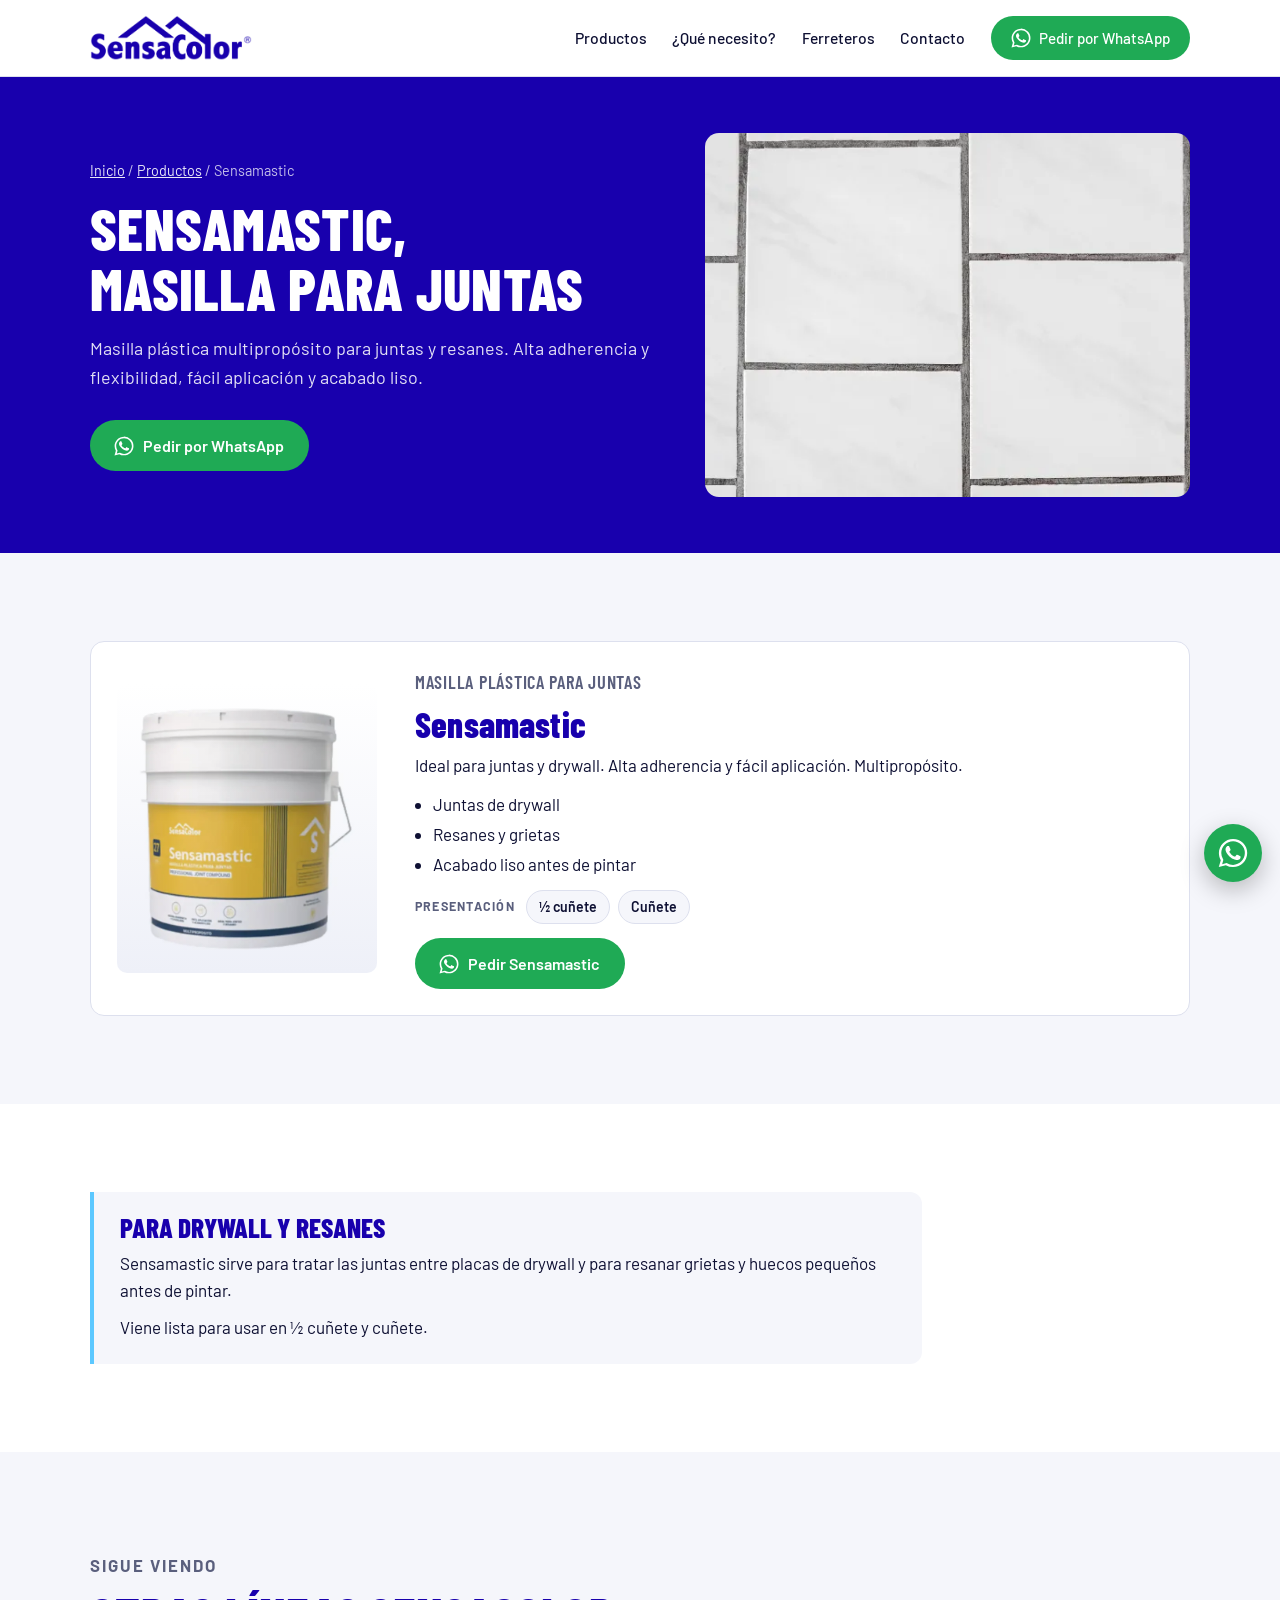
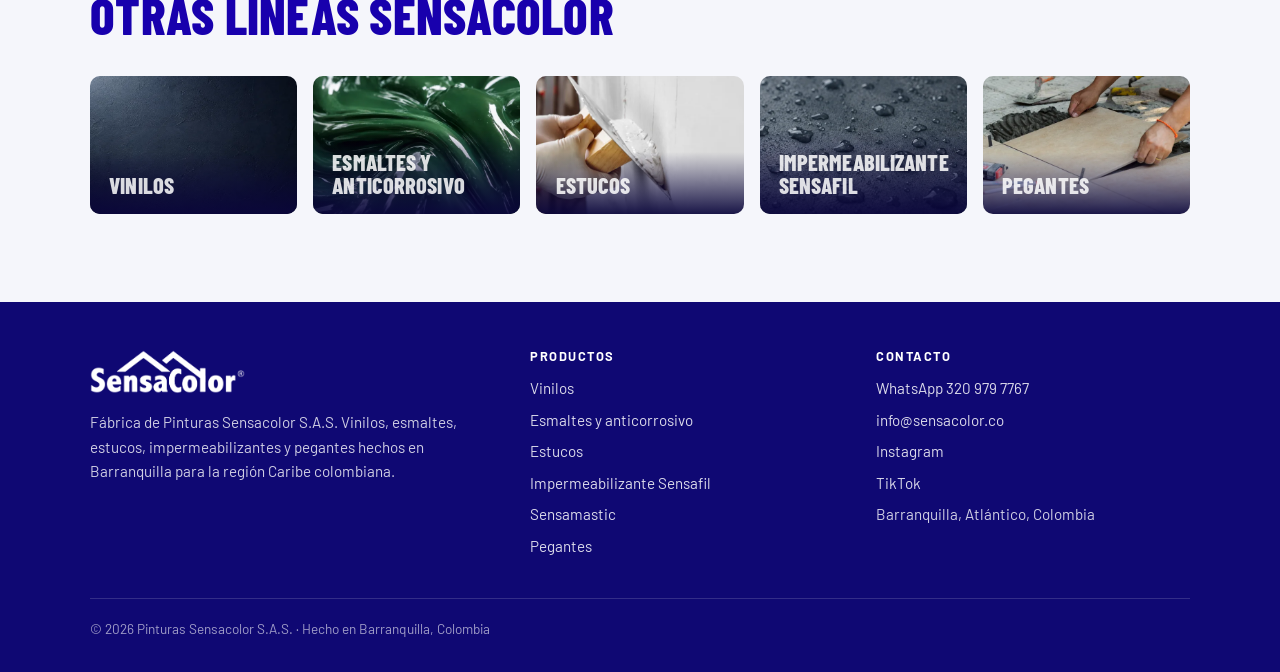
<file: sensamastic.html>
<!DOCTYPE html>
<html lang="es-CO">
<head>
<meta charset="UTF-8">
<meta name="viewport" content="width=device-width, initial-scale=1.0, viewport-fit=cover">
<title>Sensamastic, masilla plástica para juntas y drywall | Pinturas Sensacolor</title>
<meta name="description" content="Sensamastic, masilla plástica para juntas Sensacolor. Ideal para drywall y resanes, alta adherencia y fácil aplicación. Directo de fábrica en Barranquilla.">
<link rel="canonical" href="https://sensacolor.co/sensamastic.html">
<meta name="theme-color" content="#1800ad">
<meta property="og:type" content="website">
<meta property="og:site_name" content="Pinturas Sensacolor">
<meta property="og:locale" content="es_CO">
<meta property="og:title" content="Sensamastic, masilla plástica para juntas y drywall | Pinturas Sensacolor">
<meta property="og:description" content="Sensamastic, masilla plástica para juntas Sensacolor. Ideal para drywall y resanes, alta adherencia y fácil aplicación. Directo de fábrica en Barranquilla.">
<meta property="og:url" content="https://sensacolor.co/sensamastic.html">
<meta property="og:image" content="https://sensacolor.co/Banner_1.png">
<meta name="twitter:card" content="summary_large_image">
<link rel="icon" href="favicon.ico" sizes="any">
<link rel="icon" type="image/png" sizes="32x32" href="favicon-32.png">
<link rel="icon" type="image/png" sizes="16x16" href="favicon-16.png">
<link rel="apple-touch-icon" href="apple-touch-icon.png">
<link rel="manifest" href="site.webmanifest">
<link rel="preconnect" href="https://fonts.googleapis.com">
<link rel="preconnect" href="https://fonts.gstatic.com" crossorigin>
<link rel="stylesheet" href="https://fonts.googleapis.com/css2?family=Barlow+Condensed:wght@600;700;800&family=Barlow:wght@400;500;600;700&display=swap">
<link rel="stylesheet" href="styles.css?v=4">
<script type="application/ld+json">[{"@context": "https://schema.org", "@type": "Organization", "@id": "https://sensacolor.co/#organizacion", "name": "Pinturas Sensacolor S.A.S.", "alternateName": ["Sensacolor", "Sensacolor Colombia", "Pinturas Sensacolor"], "url": "https://sensacolor.co/", "logo": "https://sensacolor.co/icono-512.png", "image": "https://sensacolor.co/Banner_1.png", "description": "Fábrica colombiana de pinturas en Barranquilla: vinilos, esmaltes, estucos, impermeabilizantes y pegantes.", "telephone": "+57 320 979 7767", "email": "info@sensacolor.co", "address": {"@type": "PostalAddress", "addressLocality": "Barranquilla", "addressRegion": "Atlántico", "addressCountry": "CO"}, "areaServed": [{"@type": "City", "name": "Barranquilla"}, {"@type": "AdministrativeArea", "name": "Región Caribe de Colombia"}], "sameAs": ["https://www.instagram.com/pinturasensacolor", "https://www.tiktok.com/@pinturasensacolor"]}, {"@context": "https://schema.org", "@type": "BreadcrumbList", "itemListElement": [{"@type": "ListItem", "position": 1, "name": "Inicio", "item": "https://sensacolor.co/"}, {"@type": "ListItem", "position": 2, "name": "Sensamastic", "item": "https://sensacolor.co/sensamastic.html"}]}]</script>
</head>
<body>
<a class="saltar" href="#contenido">Saltar al contenido</a>
<header class="cabecera">
  <div class="envoltura">
    <a class="marca" href="index.html" aria-label="Pinturas Sensacolor, inicio"><img src="img/logo-azul.png" alt="Sensacolor" width="775" height="220"></a>
    <button class="menu-boton" id="menu-boton" aria-expanded="false" aria-controls="menu" aria-label="Abrir menú"><svg viewBox="0 0 24 24" fill="none" stroke="currentColor" stroke-width="2" stroke-linecap="round" aria-hidden="true"><path d="M4 7h16M4 12h16M4 17h16"/></svg></button>
    <nav class="menu" id="menu" aria-label="Principal">
      <a href="index.html#productos">Productos</a>
      <a href="index.html#que-necesitas">¿Qué necesito?</a>
      <a href="index.html#ferreteros">Ferreteros</a>
      <a href="index.html#contacto">Contacto</a>
      <a class="btn btn-wa" href="https://wa.me/573209797767?text=Hola%2C%20quiero%20hacer%20un%20pedido%20de%20Sensacolor" target="_blank" rel="noopener"><svg viewBox="0 0 24 24" aria-hidden="true" fill="currentColor"><path d="M17.47 14.38c-.3-.15-1.76-.87-2.03-.97-.27-.1-.47-.15-.67.15-.2.3-.77.97-.94 1.16-.17.2-.35.22-.65.07-.3-.15-1.26-.46-2.39-1.47-.88-.79-1.48-1.76-1.65-2.06-.17-.3-.02-.46.13-.61.13-.13.3-.35.45-.52.15-.17.2-.3.3-.5.1-.2.05-.37-.02-.52-.07-.15-.67-1.62-.92-2.21-.24-.58-.49-.5-.67-.51h-.57c-.2 0-.52.07-.8.37-.27.3-1.04 1.02-1.04 2.48s1.07 2.88 1.21 3.08c.15.2 2.1 3.2 5.08 4.49.71.31 1.26.49 1.69.63.71.23 1.36.2 1.87.12.57-.08 1.76-.72 2.01-1.41.25-.7.25-1.29.17-1.41-.07-.13-.27-.2-.57-.35zM12.04 21.5h-.01a9.4 9.4 0 0 1-4.79-1.31l-.34-.2-3.56.93.95-3.47-.22-.36a9.39 9.39 0 0 1-1.44-5.01c0-5.19 4.23-9.42 9.43-9.42 2.52 0 4.88.98 6.66 2.76a9.35 9.35 0 0 1 2.76 6.66c0 5.2-4.23 9.42-9.42 9.42zm8.02-17.44A11.26 11.26 0 0 0 12.04.75C5.8.75.72 5.83.72 12.07c0 2 .52 3.94 1.51 5.66L.62 23.25l5.65-1.48a11.3 11.3 0 0 0 5.77 1.47h.01c6.24 0 11.32-5.08 11.32-11.32 0-3.02-1.18-5.87-3.31-8.01z"/></svg>Pedir por WhatsApp</a>
    </nav>
  </div>
</header>
<main id="contenido">

<section class="cabeza-cat">
  <div class="envoltura">
    <div style="min-width:0">
      <p class="migas"><a href="index.html">Inicio</a> / <a href="index.html#productos">Productos</a> / Sensamastic</p>
      <h1>Sensamastic, masilla para juntas</h1>
      <p class="intro">Masilla plástica multipropósito para juntas y resanes. Alta adherencia y flexibilidad, fácil aplicación y acabado liso.</p>
      <div class="hero-acciones"><a class="btn btn-wa" href="https://wa.me/573209797767?text=Hola%2C%20quiero%20informaci%C3%B3n%20sobre%20sensamastic%20Sensacolor" target="_blank" rel="noopener"><svg viewBox="0 0 24 24" aria-hidden="true" fill="currentColor"><path d="M17.47 14.38c-.3-.15-1.76-.87-2.03-.97-.27-.1-.47-.15-.67.15-.2.3-.77.97-.94 1.16-.17.2-.35.22-.65.07-.3-.15-1.26-.46-2.39-1.47-.88-.79-1.48-1.76-1.65-2.06-.17-.3-.02-.46.13-.61.13-.13.3-.35.45-.52.15-.17.2-.3.3-.5.1-.2.05-.37-.02-.52-.07-.15-.67-1.62-.92-2.21-.24-.58-.49-.5-.67-.51h-.57c-.2 0-.52.07-.8.37-.27.3-1.04 1.02-1.04 2.48s1.07 2.88 1.21 3.08c.15.2 2.1 3.2 5.08 4.49.71.31 1.26.49 1.69.63.71.23 1.36.2 1.87.12.57-.08 1.76-.72 2.01-1.41.25-.7.25-1.29.17-1.41-.07-.13-.27-.2-.57-.35zM12.04 21.5h-.01a9.4 9.4 0 0 1-4.79-1.31l-.34-.2-3.56.93.95-3.47-.22-.36a9.39 9.39 0 0 1-1.44-5.01c0-5.19 4.23-9.42 9.43-9.42 2.52 0 4.88.98 6.66 2.76a9.35 9.35 0 0 1 2.76 6.66c0 5.2-4.23 9.42-9.42 9.42zm8.02-17.44A11.26 11.26 0 0 0 12.04.75C5.8.75.72 5.83.72 12.07c0 2 .52 3.94 1.51 5.66L.62 23.25l5.65-1.48a11.3 11.3 0 0 0 5.77 1.47h.01c6.24 0 11.32-5.08 11.32-11.32 0-3.02-1.18-5.87-3.31-8.01z"/></svg>Pedir por WhatsApp</a></div>
    </div>
    <div class="foto"><img src="img/Cover_Sensamastic.webp" alt="Sensamastic" width="800" height="400"></div>
  </div>
</section>

<section class="seccion papel">
  <div class="envoltura productos">
<article class="producto" id="sensamastic">
  <div class="img"><img src="img/Sensamastic_recorte.webp" alt="Sensamastic Sensacolor"></div>
  <div class="info">
    <p class="sub">Masilla plástica para juntas</p>
    <h2>Sensamastic</h2>
    <p>Ideal para juntas y drywall. Alta adherencia y fácil aplicación. Multipropósito.</p>
    <ul class="usos"><li>Juntas de drywall</li><li>Resanes y grietas</li><li>Acabado liso antes de pintar</li></ul>
    <div class="presentaciones"><small>Presentación</small><span class="chip">½ cuñete</span><span class="chip">Cuñete</span></div>
    <a class="btn btn-wa" href="https://wa.me/573209797767?text=Hola%2C%20quiero%20informaci%C3%B3n%20sobre%20Sensamastic%20de%20Sensacolor" target="_blank" rel="noopener"><svg viewBox="0 0 24 24" aria-hidden="true" fill="currentColor"><path d="M17.47 14.38c-.3-.15-1.76-.87-2.03-.97-.27-.1-.47-.15-.67.15-.2.3-.77.97-.94 1.16-.17.2-.35.22-.65.07-.3-.15-1.26-.46-2.39-1.47-.88-.79-1.48-1.76-1.65-2.06-.17-.3-.02-.46.13-.61.13-.13.3-.35.45-.52.15-.17.2-.3.3-.5.1-.2.05-.37-.02-.52-.07-.15-.67-1.62-.92-2.21-.24-.58-.49-.5-.67-.51h-.57c-.2 0-.52.07-.8.37-.27.3-1.04 1.02-1.04 2.48s1.07 2.88 1.21 3.08c.15.2 2.1 3.2 5.08 4.49.71.31 1.26.49 1.69.63.71.23 1.36.2 1.87.12.57-.08 1.76-.72 2.01-1.41.25-.7.25-1.29.17-1.41-.07-.13-.27-.2-.57-.35zM12.04 21.5h-.01a9.4 9.4 0 0 1-4.79-1.31l-.34-.2-3.56.93.95-3.47-.22-.36a9.39 9.39 0 0 1-1.44-5.01c0-5.19 4.23-9.42 9.43-9.42 2.52 0 4.88.98 6.66 2.76a9.35 9.35 0 0 1 2.76 6.66c0 5.2-4.23 9.42-9.42 9.42zm8.02-17.44A11.26 11.26 0 0 0 12.04.75C5.8.75.72 5.83.72 12.07c0 2 .52 3.94 1.51 5.66L.62 23.25l5.65-1.48a11.3 11.3 0 0 0 5.77 1.47h.01c6.24 0 11.32-5.08 11.32-11.32 0-3.02-1.18-5.87-3.31-8.01z"/></svg>Pedir Sensamastic</a>
  </div>
</article>
  </div>
</section>

<section class="seccion">
  <div class="envoltura">
    <div class="consejo"><h2>Para drywall y resanes</h2><p>Sensamastic sirve para tratar las juntas entre placas de drywall y para resanar grietas y huecos pequeños antes de pintar.</p><p>Viene lista para usar en ½ cuñete y cuñete.</p></div>
  </div>
</section>

<section class="seccion papel">
  <div class="envoltura">
    <div class="encabezado"><p class="eyebrow">Sigue viendo</p><h2>Otras líneas Sensacolor</h2></div>
    <div class="otras">
<a class="categoria" href="vinilos.html"><img src="img/Vinilos.webp" alt="Vinilos Sensacolor" width="800" height="400" loading="lazy"><span class="rotulo"><h3>Vinilos</h3></span></a>
<a class="categoria" href="esmaltes-anticorrosivo.html"><img src="img/Esmaltes.webp" alt="Esmaltes y anticorrosivo Sensacolor" width="800" height="400" loading="lazy"><span class="rotulo"><h3>Esmaltes y anticorrosivo</h3></span></a>
<a class="categoria" href="estucos.html"><img src="img/Estucos.webp" alt="Estucos Sensacolor" width="800" height="400" loading="lazy"><span class="rotulo"><h3>Estucos</h3></span></a>
<a class="categoria" href="impermeabilizante-sensafil.html"><img src="img/Cover_Sensafil.webp" alt="Impermeabilizante Sensafil Sensacolor" width="800" height="400" loading="lazy"><span class="rotulo"><h3>Impermeabilizante Sensafil</h3></span></a>
<a class="categoria" href="pegantes.html"><img src="img/Pegantes.webp" alt="Pegantes Sensacolor" width="800" height="400" loading="lazy"><span class="rotulo"><h3>Pegantes</h3></span></a>
    </div>
  </div>
</section>
</main>
<footer class="pie">
  <div class="envoltura">
    <div class="rejilla">
      <div>
        <img src="img/logo-blanco.png" alt="Sensacolor" width="775" height="220">
        <p>Fábrica de Pinturas Sensacolor S.A.S. Vinilos, esmaltes, estucos, impermeabilizantes y pegantes hechos en Barranquilla para la región Caribe colombiana.</p>
      </div>
      <div>
        <h3>Productos</h3>
        <ul><li><a href="vinilos.html">Vinilos</a></li>
<li><a href="esmaltes-anticorrosivo.html">Esmaltes y anticorrosivo</a></li>
<li><a href="estucos.html">Estucos</a></li>
<li><a href="impermeabilizante-sensafil.html">Impermeabilizante Sensafil</a></li>
<li><a href="sensamastic.html">Sensamastic</a></li>
<li><a href="pegantes.html">Pegantes</a></li></ul>
      </div>
      <div>
        <h3>Contacto</h3>
        <ul>
          <li><a href="https://wa.me/573209797767" target="_blank" rel="noopener">WhatsApp 320 979 7767</a></li>
          <li><a href="mailto:info@sensacolor.co">info@sensacolor.co</a></li>
          <li><a href="https://www.instagram.com/pinturasensacolor" target="_blank" rel="noopener">Instagram</a></li>
          <li><a href="https://www.tiktok.com/@pinturasensacolor" target="_blank" rel="noopener">TikTok</a></li>
          <li>Barranquilla, Atlántico, Colombia</li>
        </ul>
      </div>
    </div>
    <p class="legal">© 2026 Pinturas Sensacolor S.A.S. · Hecho en Barranquilla, Colombia</p>
  </div>
</footer>
<a class="wa-flotante" href="https://wa.me/573209797767?text=Hola%2C%20quiero%20informaci%C3%B3n%20sobre%20los%20productos%20Sensacolor" target="_blank" rel="noopener" aria-label="Escribir por WhatsApp"><svg viewBox="0 0 24 24" aria-hidden="true" fill="currentColor"><path d="M17.47 14.38c-.3-.15-1.76-.87-2.03-.97-.27-.1-.47-.15-.67.15-.2.3-.77.97-.94 1.16-.17.2-.35.22-.65.07-.3-.15-1.26-.46-2.39-1.47-.88-.79-1.48-1.76-1.65-2.06-.17-.3-.02-.46.13-.61.13-.13.3-.35.45-.52.15-.17.2-.3.3-.5.1-.2.05-.37-.02-.52-.07-.15-.67-1.62-.92-2.21-.24-.58-.49-.5-.67-.51h-.57c-.2 0-.52.07-.8.37-.27.3-1.04 1.02-1.04 2.48s1.07 2.88 1.21 3.08c.15.2 2.1 3.2 5.08 4.49.71.31 1.26.49 1.69.63.71.23 1.36.2 1.87.12.57-.08 1.76-.72 2.01-1.41.25-.7.25-1.29.17-1.41-.07-.13-.27-.2-.57-.35zM12.04 21.5h-.01a9.4 9.4 0 0 1-4.79-1.31l-.34-.2-3.56.93.95-3.47-.22-.36a9.39 9.39 0 0 1-1.44-5.01c0-5.19 4.23-9.42 9.43-9.42 2.52 0 4.88.98 6.66 2.76a9.35 9.35 0 0 1 2.76 6.66c0 5.2-4.23 9.42-9.42 9.42zm8.02-17.44A11.26 11.26 0 0 0 12.04.75C5.8.75.72 5.83.72 12.07c0 2 .52 3.94 1.51 5.66L.62 23.25l5.65-1.48a11.3 11.3 0 0 0 5.77 1.47h.01c6.24 0 11.32-5.08 11.32-11.32 0-3.02-1.18-5.87-3.31-8.01z"/></svg></a>
<script src="site.js?v=4" defer></script>
</body>
</html>
</file>
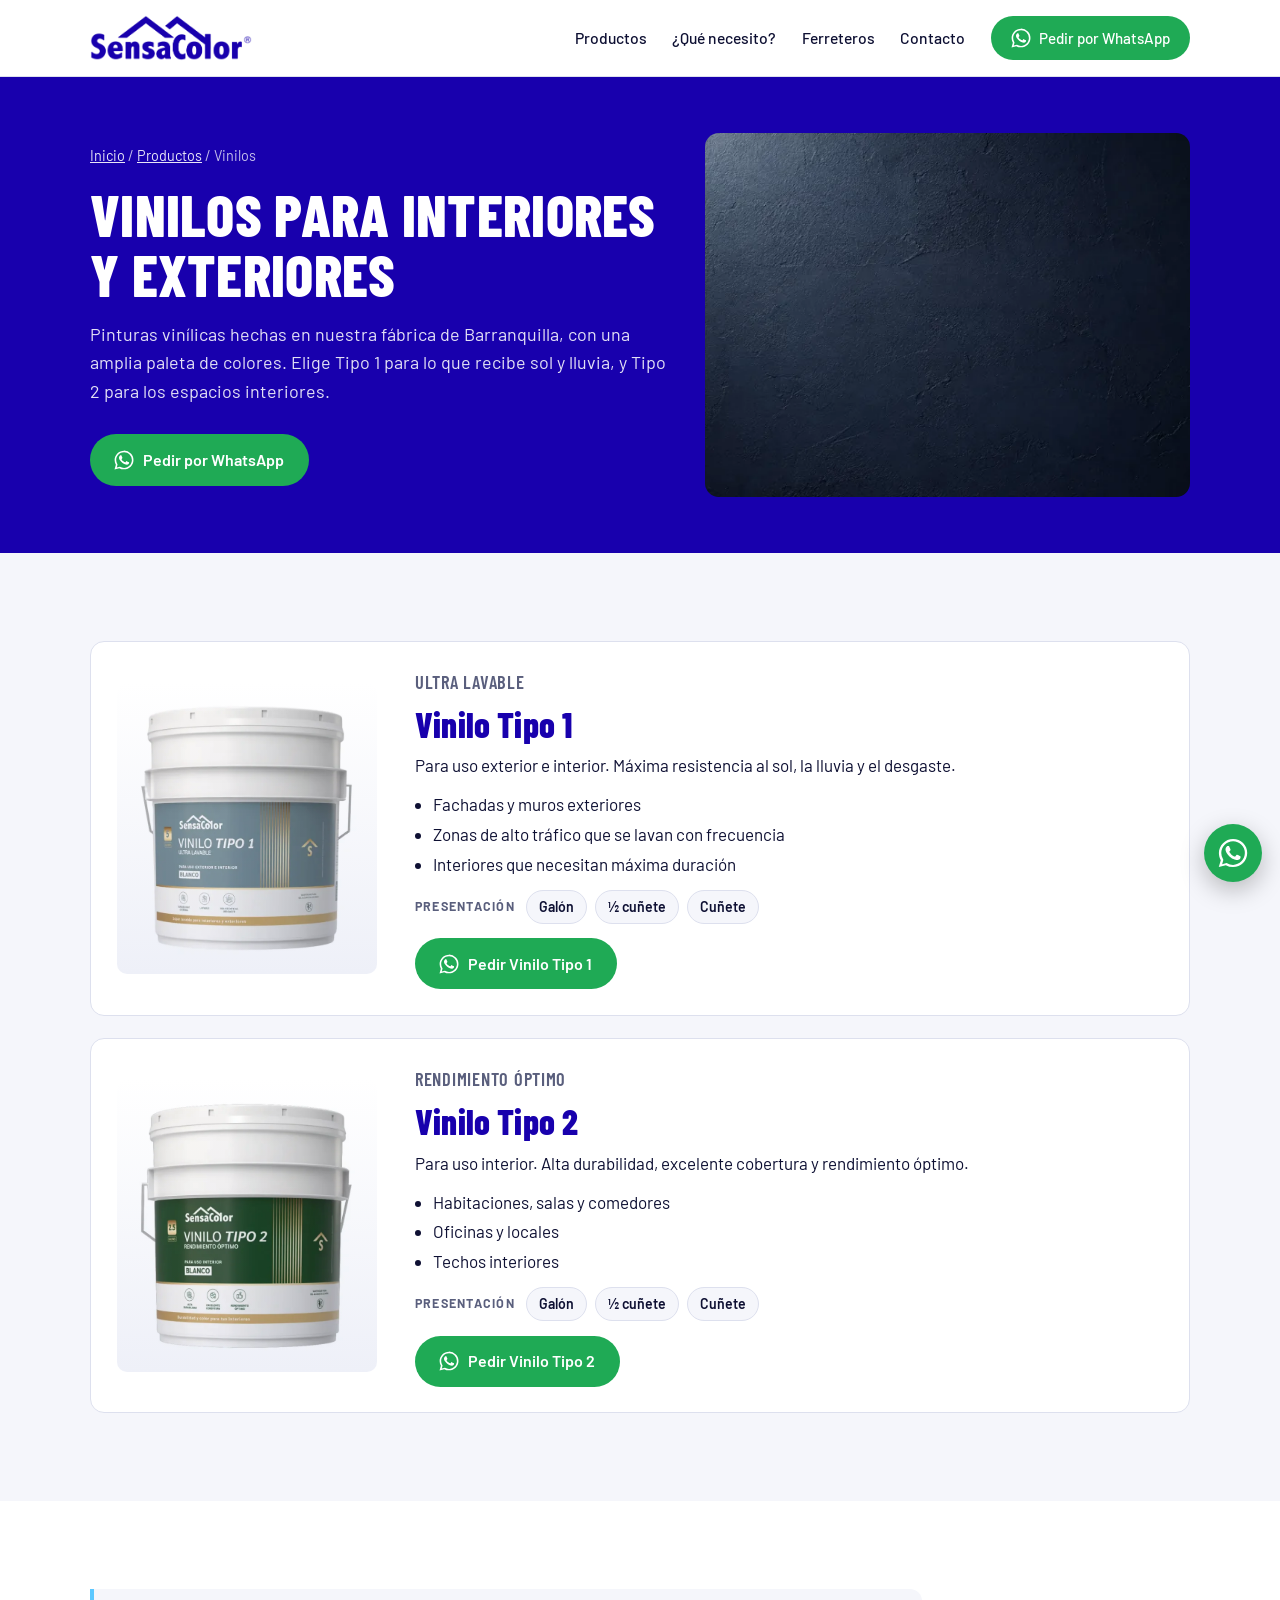
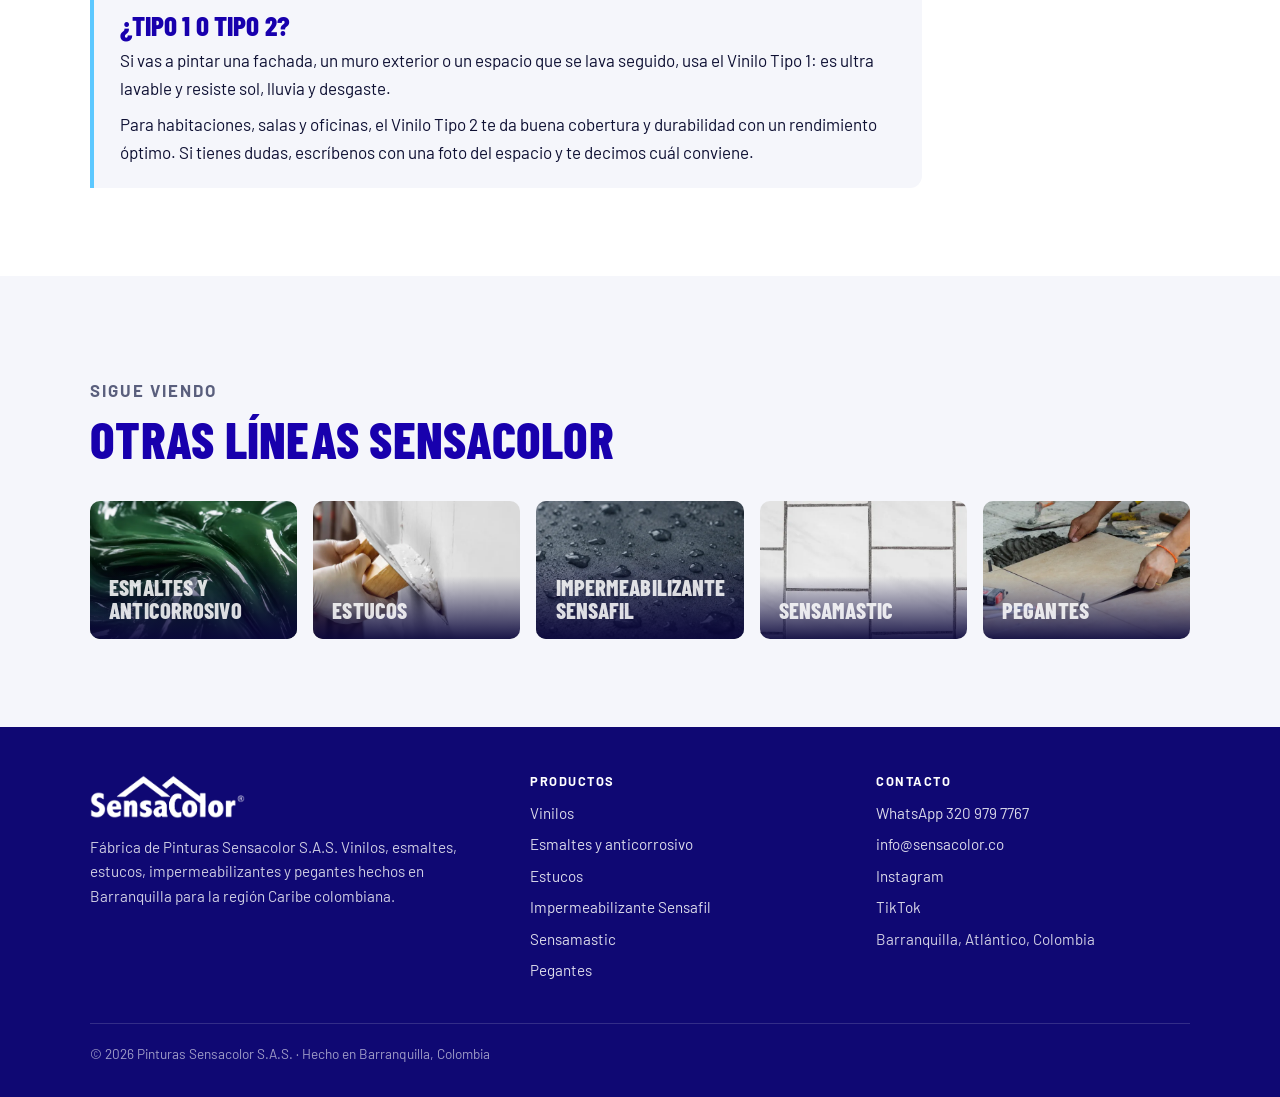
<file: vinilos.html>
<!DOCTYPE html>
<html lang="es-CO">
<head>
<meta charset="UTF-8">
<meta name="viewport" content="width=device-width, initial-scale=1.0, viewport-fit=cover">
<title>Vinilos Tipo 1 y Tipo 2 en Barranquilla | Pinturas Sensacolor</title>
<meta name="description" content="Vinilos Sensacolor Tipo 1 ultra lavable para exteriores e interiores y Tipo 2 para interiores. Directo de fábrica en Barranquilla. Galón, ½ cuñete y cuñete.">
<link rel="canonical" href="https://sensacolor.co/vinilos.html">
<meta name="theme-color" content="#1800ad">
<meta property="og:type" content="website">
<meta property="og:site_name" content="Pinturas Sensacolor">
<meta property="og:locale" content="es_CO">
<meta property="og:title" content="Vinilos Tipo 1 y Tipo 2 en Barranquilla | Pinturas Sensacolor">
<meta property="og:description" content="Vinilos Sensacolor Tipo 1 ultra lavable para exteriores e interiores y Tipo 2 para interiores. Directo de fábrica en Barranquilla. Galón, ½ cuñete y cuñete.">
<meta property="og:url" content="https://sensacolor.co/vinilos.html">
<meta property="og:image" content="https://sensacolor.co/Banner_1.png">
<meta name="twitter:card" content="summary_large_image">
<link rel="icon" href="favicon.ico" sizes="any">
<link rel="icon" type="image/png" sizes="32x32" href="favicon-32.png">
<link rel="icon" type="image/png" sizes="16x16" href="favicon-16.png">
<link rel="apple-touch-icon" href="apple-touch-icon.png">
<link rel="manifest" href="site.webmanifest">
<link rel="preconnect" href="https://fonts.googleapis.com">
<link rel="preconnect" href="https://fonts.gstatic.com" crossorigin>
<link rel="stylesheet" href="https://fonts.googleapis.com/css2?family=Barlow+Condensed:wght@600;700;800&family=Barlow:wght@400;500;600;700&display=swap">
<link rel="stylesheet" href="styles.css?v=4">
<script type="application/ld+json">[{"@context": "https://schema.org", "@type": "Organization", "@id": "https://sensacolor.co/#organizacion", "name": "Pinturas Sensacolor S.A.S.", "alternateName": ["Sensacolor", "Sensacolor Colombia", "Pinturas Sensacolor"], "url": "https://sensacolor.co/", "logo": "https://sensacolor.co/icono-512.png", "image": "https://sensacolor.co/Banner_1.png", "description": "Fábrica colombiana de pinturas en Barranquilla: vinilos, esmaltes, estucos, impermeabilizantes y pegantes.", "telephone": "+57 320 979 7767", "email": "info@sensacolor.co", "address": {"@type": "PostalAddress", "addressLocality": "Barranquilla", "addressRegion": "Atlántico", "addressCountry": "CO"}, "areaServed": [{"@type": "City", "name": "Barranquilla"}, {"@type": "AdministrativeArea", "name": "Región Caribe de Colombia"}], "sameAs": ["https://www.instagram.com/pinturasensacolor", "https://www.tiktok.com/@pinturasensacolor"]}, {"@context": "https://schema.org", "@type": "BreadcrumbList", "itemListElement": [{"@type": "ListItem", "position": 1, "name": "Inicio", "item": "https://sensacolor.co/"}, {"@type": "ListItem", "position": 2, "name": "Vinilos", "item": "https://sensacolor.co/vinilos.html"}]}]</script>
</head>
<body>
<a class="saltar" href="#contenido">Saltar al contenido</a>
<header class="cabecera">
  <div class="envoltura">
    <a class="marca" href="index.html" aria-label="Pinturas Sensacolor, inicio"><img src="img/logo-azul.png" alt="Sensacolor" width="775" height="220"></a>
    <button class="menu-boton" id="menu-boton" aria-expanded="false" aria-controls="menu" aria-label="Abrir menú"><svg viewBox="0 0 24 24" fill="none" stroke="currentColor" stroke-width="2" stroke-linecap="round" aria-hidden="true"><path d="M4 7h16M4 12h16M4 17h16"/></svg></button>
    <nav class="menu" id="menu" aria-label="Principal">
      <a href="index.html#productos">Productos</a>
      <a href="index.html#que-necesitas">¿Qué necesito?</a>
      <a href="index.html#ferreteros">Ferreteros</a>
      <a href="index.html#contacto">Contacto</a>
      <a class="btn btn-wa" href="https://wa.me/573209797767?text=Hola%2C%20quiero%20hacer%20un%20pedido%20de%20Sensacolor" target="_blank" rel="noopener"><svg viewBox="0 0 24 24" aria-hidden="true" fill="currentColor"><path d="M17.47 14.38c-.3-.15-1.76-.87-2.03-.97-.27-.1-.47-.15-.67.15-.2.3-.77.97-.94 1.16-.17.2-.35.22-.65.07-.3-.15-1.26-.46-2.39-1.47-.88-.79-1.48-1.76-1.65-2.06-.17-.3-.02-.46.13-.61.13-.13.3-.35.45-.52.15-.17.2-.3.3-.5.1-.2.05-.37-.02-.52-.07-.15-.67-1.62-.92-2.21-.24-.58-.49-.5-.67-.51h-.57c-.2 0-.52.07-.8.37-.27.3-1.04 1.02-1.04 2.48s1.07 2.88 1.21 3.08c.15.2 2.1 3.2 5.08 4.49.71.31 1.26.49 1.69.63.71.23 1.36.2 1.87.12.57-.08 1.76-.72 2.01-1.41.25-.7.25-1.29.17-1.41-.07-.13-.27-.2-.57-.35zM12.04 21.5h-.01a9.4 9.4 0 0 1-4.79-1.31l-.34-.2-3.56.93.95-3.47-.22-.36a9.39 9.39 0 0 1-1.44-5.01c0-5.19 4.23-9.42 9.43-9.42 2.52 0 4.88.98 6.66 2.76a9.35 9.35 0 0 1 2.76 6.66c0 5.2-4.23 9.42-9.42 9.42zm8.02-17.44A11.26 11.26 0 0 0 12.04.75C5.8.75.72 5.83.72 12.07c0 2 .52 3.94 1.51 5.66L.62 23.25l5.65-1.48a11.3 11.3 0 0 0 5.77 1.47h.01c6.24 0 11.32-5.08 11.32-11.32 0-3.02-1.18-5.87-3.31-8.01z"/></svg>Pedir por WhatsApp</a>
    </nav>
  </div>
</header>
<main id="contenido">

<section class="cabeza-cat">
  <div class="envoltura">
    <div style="min-width:0">
      <p class="migas"><a href="index.html">Inicio</a> / <a href="index.html#productos">Productos</a> / Vinilos</p>
      <h1>Vinilos para interiores y exteriores</h1>
      <p class="intro">Pinturas vinílicas hechas en nuestra fábrica de Barranquilla, con una amplia paleta de colores. Elige Tipo 1 para lo que recibe sol y lluvia, y Tipo 2 para los espacios interiores.</p>
      <div class="hero-acciones"><a class="btn btn-wa" href="https://wa.me/573209797767?text=Hola%2C%20quiero%20informaci%C3%B3n%20sobre%20vinilos%20Sensacolor" target="_blank" rel="noopener"><svg viewBox="0 0 24 24" aria-hidden="true" fill="currentColor"><path d="M17.47 14.38c-.3-.15-1.76-.87-2.03-.97-.27-.1-.47-.15-.67.15-.2.3-.77.97-.94 1.16-.17.2-.35.22-.65.07-.3-.15-1.26-.46-2.39-1.47-.88-.79-1.48-1.76-1.65-2.06-.17-.3-.02-.46.13-.61.13-.13.3-.35.45-.52.15-.17.2-.3.3-.5.1-.2.05-.37-.02-.52-.07-.15-.67-1.62-.92-2.21-.24-.58-.49-.5-.67-.51h-.57c-.2 0-.52.07-.8.37-.27.3-1.04 1.02-1.04 2.48s1.07 2.88 1.21 3.08c.15.2 2.1 3.2 5.08 4.49.71.31 1.26.49 1.69.63.71.23 1.36.2 1.87.12.57-.08 1.76-.72 2.01-1.41.25-.7.25-1.29.17-1.41-.07-.13-.27-.2-.57-.35zM12.04 21.5h-.01a9.4 9.4 0 0 1-4.79-1.31l-.34-.2-3.56.93.95-3.47-.22-.36a9.39 9.39 0 0 1-1.44-5.01c0-5.19 4.23-9.42 9.43-9.42 2.52 0 4.88.98 6.66 2.76a9.35 9.35 0 0 1 2.76 6.66c0 5.2-4.23 9.42-9.42 9.42zm8.02-17.44A11.26 11.26 0 0 0 12.04.75C5.8.75.72 5.83.72 12.07c0 2 .52 3.94 1.51 5.66L.62 23.25l5.65-1.48a11.3 11.3 0 0 0 5.77 1.47h.01c6.24 0 11.32-5.08 11.32-11.32 0-3.02-1.18-5.87-3.31-8.01z"/></svg>Pedir por WhatsApp</a></div>
    </div>
    <div class="foto"><img src="img/Vinilos.webp" alt="Vinilos" width="800" height="400"></div>
  </div>
</section>

<section class="seccion papel">
  <div class="envoltura productos">
<article class="producto" id="vinilo_tipo_1">
  <div class="img"><img src="img/Vinilo_Tipo_1_recorte.webp" alt="Vinilo Tipo 1 Sensacolor"></div>
  <div class="info">
    <p class="sub">Ultra lavable</p>
    <h2>Vinilo Tipo 1</h2>
    <p>Para uso exterior e interior. Máxima resistencia al sol, la lluvia y el desgaste.</p>
    <ul class="usos"><li>Fachadas y muros exteriores</li><li>Zonas de alto tráfico que se lavan con frecuencia</li><li>Interiores que necesitan máxima duración</li></ul>
    <div class="presentaciones"><small>Presentación</small><span class="chip">Galón</span><span class="chip">½ cuñete</span><span class="chip">Cuñete</span></div>
    <a class="btn btn-wa" href="https://wa.me/573209797767?text=Hola%2C%20quiero%20informaci%C3%B3n%20sobre%20Vinilo%20Tipo%201%20de%20Sensacolor" target="_blank" rel="noopener"><svg viewBox="0 0 24 24" aria-hidden="true" fill="currentColor"><path d="M17.47 14.38c-.3-.15-1.76-.87-2.03-.97-.27-.1-.47-.15-.67.15-.2.3-.77.97-.94 1.16-.17.2-.35.22-.65.07-.3-.15-1.26-.46-2.39-1.47-.88-.79-1.48-1.76-1.65-2.06-.17-.3-.02-.46.13-.61.13-.13.3-.35.45-.52.15-.17.2-.3.3-.5.1-.2.05-.37-.02-.52-.07-.15-.67-1.62-.92-2.21-.24-.58-.49-.5-.67-.51h-.57c-.2 0-.52.07-.8.37-.27.3-1.04 1.02-1.04 2.48s1.07 2.88 1.21 3.08c.15.2 2.1 3.2 5.08 4.49.71.31 1.26.49 1.69.63.71.23 1.36.2 1.87.12.57-.08 1.76-.72 2.01-1.41.25-.7.25-1.29.17-1.41-.07-.13-.27-.2-.57-.35zM12.04 21.5h-.01a9.4 9.4 0 0 1-4.79-1.31l-.34-.2-3.56.93.95-3.47-.22-.36a9.39 9.39 0 0 1-1.44-5.01c0-5.19 4.23-9.42 9.43-9.42 2.52 0 4.88.98 6.66 2.76a9.35 9.35 0 0 1 2.76 6.66c0 5.2-4.23 9.42-9.42 9.42zm8.02-17.44A11.26 11.26 0 0 0 12.04.75C5.8.75.72 5.83.72 12.07c0 2 .52 3.94 1.51 5.66L.62 23.25l5.65-1.48a11.3 11.3 0 0 0 5.77 1.47h.01c6.24 0 11.32-5.08 11.32-11.32 0-3.02-1.18-5.87-3.31-8.01z"/></svg>Pedir Vinilo Tipo 1</a>
  </div>
</article>
<article class="producto" id="vinilo_tipo_2">
  <div class="img"><img src="img/Vinilo_Tipo_2_recorte.webp" alt="Vinilo Tipo 2 Sensacolor" loading="lazy"></div>
  <div class="info">
    <p class="sub">Rendimiento óptimo</p>
    <h2>Vinilo Tipo 2</h2>
    <p>Para uso interior. Alta durabilidad, excelente cobertura y rendimiento óptimo.</p>
    <ul class="usos"><li>Habitaciones, salas y comedores</li><li>Oficinas y locales</li><li>Techos interiores</li></ul>
    <div class="presentaciones"><small>Presentación</small><span class="chip">Galón</span><span class="chip">½ cuñete</span><span class="chip">Cuñete</span></div>
    <a class="btn btn-wa" href="https://wa.me/573209797767?text=Hola%2C%20quiero%20informaci%C3%B3n%20sobre%20Vinilo%20Tipo%202%20de%20Sensacolor" target="_blank" rel="noopener"><svg viewBox="0 0 24 24" aria-hidden="true" fill="currentColor"><path d="M17.47 14.38c-.3-.15-1.76-.87-2.03-.97-.27-.1-.47-.15-.67.15-.2.3-.77.97-.94 1.16-.17.2-.35.22-.65.07-.3-.15-1.26-.46-2.39-1.47-.88-.79-1.48-1.76-1.65-2.06-.17-.3-.02-.46.13-.61.13-.13.3-.35.45-.52.15-.17.2-.3.3-.5.1-.2.05-.37-.02-.52-.07-.15-.67-1.62-.92-2.21-.24-.58-.49-.5-.67-.51h-.57c-.2 0-.52.07-.8.37-.27.3-1.04 1.02-1.04 2.48s1.07 2.88 1.21 3.08c.15.2 2.1 3.2 5.08 4.49.71.31 1.26.49 1.69.63.71.23 1.36.2 1.87.12.57-.08 1.76-.72 2.01-1.41.25-.7.25-1.29.17-1.41-.07-.13-.27-.2-.57-.35zM12.04 21.5h-.01a9.4 9.4 0 0 1-4.79-1.31l-.34-.2-3.56.93.95-3.47-.22-.36a9.39 9.39 0 0 1-1.44-5.01c0-5.19 4.23-9.42 9.43-9.42 2.52 0 4.88.98 6.66 2.76a9.35 9.35 0 0 1 2.76 6.66c0 5.2-4.23 9.42-9.42 9.42zm8.02-17.44A11.26 11.26 0 0 0 12.04.75C5.8.75.72 5.83.72 12.07c0 2 .52 3.94 1.51 5.66L.62 23.25l5.65-1.48a11.3 11.3 0 0 0 5.77 1.47h.01c6.24 0 11.32-5.08 11.32-11.32 0-3.02-1.18-5.87-3.31-8.01z"/></svg>Pedir Vinilo Tipo 2</a>
  </div>
</article>
  </div>
</section>

<section class="seccion">
  <div class="envoltura">
    <div class="consejo"><h2>¿Tipo 1 o Tipo 2?</h2><p>Si vas a pintar una fachada, un muro exterior o un espacio que se lava seguido, usa el Vinilo Tipo 1: es ultra lavable y resiste sol, lluvia y desgaste.</p><p>Para habitaciones, salas y oficinas, el Vinilo Tipo 2 te da buena cobertura y durabilidad con un rendimiento óptimo. Si tienes dudas, escríbenos con una foto del espacio y te decimos cuál conviene.</p></div>
  </div>
</section>

<section class="seccion papel">
  <div class="envoltura">
    <div class="encabezado"><p class="eyebrow">Sigue viendo</p><h2>Otras líneas Sensacolor</h2></div>
    <div class="otras">
<a class="categoria" href="esmaltes-anticorrosivo.html"><img src="img/Esmaltes.webp" alt="Esmaltes y anticorrosivo Sensacolor" width="800" height="400" loading="lazy"><span class="rotulo"><h3>Esmaltes y anticorrosivo</h3></span></a>
<a class="categoria" href="estucos.html"><img src="img/Estucos.webp" alt="Estucos Sensacolor" width="800" height="400" loading="lazy"><span class="rotulo"><h3>Estucos</h3></span></a>
<a class="categoria" href="impermeabilizante-sensafil.html"><img src="img/Cover_Sensafil.webp" alt="Impermeabilizante Sensafil Sensacolor" width="800" height="400" loading="lazy"><span class="rotulo"><h3>Impermeabilizante Sensafil</h3></span></a>
<a class="categoria" href="sensamastic.html"><img src="img/Cover_Sensamastic.webp" alt="Sensamastic Sensacolor" width="800" height="400" loading="lazy"><span class="rotulo"><h3>Sensamastic</h3></span></a>
<a class="categoria" href="pegantes.html"><img src="img/Pegantes.webp" alt="Pegantes Sensacolor" width="800" height="400" loading="lazy"><span class="rotulo"><h3>Pegantes</h3></span></a>
    </div>
  </div>
</section>
</main>
<footer class="pie">
  <div class="envoltura">
    <div class="rejilla">
      <div>
        <img src="img/logo-blanco.png" alt="Sensacolor" width="775" height="220">
        <p>Fábrica de Pinturas Sensacolor S.A.S. Vinilos, esmaltes, estucos, impermeabilizantes y pegantes hechos en Barranquilla para la región Caribe colombiana.</p>
      </div>
      <div>
        <h3>Productos</h3>
        <ul><li><a href="vinilos.html">Vinilos</a></li>
<li><a href="esmaltes-anticorrosivo.html">Esmaltes y anticorrosivo</a></li>
<li><a href="estucos.html">Estucos</a></li>
<li><a href="impermeabilizante-sensafil.html">Impermeabilizante Sensafil</a></li>
<li><a href="sensamastic.html">Sensamastic</a></li>
<li><a href="pegantes.html">Pegantes</a></li></ul>
      </div>
      <div>
        <h3>Contacto</h3>
        <ul>
          <li><a href="https://wa.me/573209797767" target="_blank" rel="noopener">WhatsApp 320 979 7767</a></li>
          <li><a href="mailto:info@sensacolor.co">info@sensacolor.co</a></li>
          <li><a href="https://www.instagram.com/pinturasensacolor" target="_blank" rel="noopener">Instagram</a></li>
          <li><a href="https://www.tiktok.com/@pinturasensacolor" target="_blank" rel="noopener">TikTok</a></li>
          <li>Barranquilla, Atlántico, Colombia</li>
        </ul>
      </div>
    </div>
    <p class="legal">© 2026 Pinturas Sensacolor S.A.S. · Hecho en Barranquilla, Colombia</p>
  </div>
</footer>
<a class="wa-flotante" href="https://wa.me/573209797767?text=Hola%2C%20quiero%20informaci%C3%B3n%20sobre%20los%20productos%20Sensacolor" target="_blank" rel="noopener" aria-label="Escribir por WhatsApp"><svg viewBox="0 0 24 24" aria-hidden="true" fill="currentColor"><path d="M17.47 14.38c-.3-.15-1.76-.87-2.03-.97-.27-.1-.47-.15-.67.15-.2.3-.77.97-.94 1.16-.17.2-.35.22-.65.07-.3-.15-1.26-.46-2.39-1.47-.88-.79-1.48-1.76-1.65-2.06-.17-.3-.02-.46.13-.61.13-.13.3-.35.45-.52.15-.17.2-.3.3-.5.1-.2.05-.37-.02-.52-.07-.15-.67-1.62-.92-2.21-.24-.58-.49-.5-.67-.51h-.57c-.2 0-.52.07-.8.37-.27.3-1.04 1.02-1.04 2.48s1.07 2.88 1.21 3.08c.15.2 2.1 3.2 5.08 4.49.71.31 1.26.49 1.69.63.71.23 1.36.2 1.87.12.57-.08 1.76-.72 2.01-1.41.25-.7.25-1.29.17-1.41-.07-.13-.27-.2-.57-.35zM12.04 21.5h-.01a9.4 9.4 0 0 1-4.79-1.31l-.34-.2-3.56.93.95-3.47-.22-.36a9.39 9.39 0 0 1-1.44-5.01c0-5.19 4.23-9.42 9.43-9.42 2.52 0 4.88.98 6.66 2.76a9.35 9.35 0 0 1 2.76 6.66c0 5.2-4.23 9.42-9.42 9.42zm8.02-17.44A11.26 11.26 0 0 0 12.04.75C5.8.75.72 5.83.72 12.07c0 2 .52 3.94 1.51 5.66L.62 23.25l5.65-1.48a11.3 11.3 0 0 0 5.77 1.47h.01c6.24 0 11.32-5.08 11.32-11.32 0-3.02-1.18-5.87-3.31-8.01z"/></svg></a>
<script src="site.js?v=4" defer></script>
</body>
</html>
</file>
<file: styles.css>
/* Sensacolor — sitio web
   Concepto: estante de fábrica. Franja azul de marca arriba con la línea de productos
   sobre una base clara; secciones alternas papel/blanco; categorías como fotos grandes;
   la guía "¿Qué vas a hacer?" usa tiras tipo muestra de pintura. */
:root{
  --azul:#1800ad;          /* azul Sensacolor (logo) */
  --azul-hondo:#0f0873;    /* sombras y fondos oscuros */
  --azul-vivo:#0d7bff;     /* enlaces y detalles */
  --tinta:#0e1033;         /* texto principal */
  --gris:#5a5f7d;          /* texto secundario, gris con tinte azul */
  --papel:#f5f6fb;         /* fondo alterno */
  --blanco:#ffffff;
  --linea:#dde0ee;
  --oro:#5cc8ff;           /* acento: azul cielo que contrasta con el azul de marca */
  --wa:#1faa55;            /* WhatsApp, un poco más oscuro para contraste */
  --wa-hover:#178c45;

  --f-display:'Barlow Condensed','Arial Narrow',Arial,sans-serif;
  --f-texto:'Barlow',system-ui,-apple-system,'Segoe UI',Arial,sans-serif;

  --radio:10px;
  --ancho:1180px;
  --gutter:clamp(16px,4vw,40px);
  color-scheme:light;
}
*,*::before,*::after{box-sizing:border-box}
html{scroll-behavior:smooth;-webkit-text-size-adjust:100%}
@media (prefers-reduced-motion:reduce){html{scroll-behavior:auto}*{transition:none!important;animation:none!important}}
body{margin:0;font-family:var(--f-texto);font-size:17px;line-height:1.6;color:var(--tinta);background:var(--blanco);overflow-x:hidden}
img{max-width:100%;height:auto;display:block}
a{color:var(--azul-vivo)}
h1,h2,h3,h4{font-family:var(--f-display);line-height:1.02;margin:0;text-wrap:balance;letter-spacing:.005em}
p{margin:0}
:focus-visible{outline:3px solid var(--oro);outline-offset:3px;border-radius:4px}
.envoltura{max-width:var(--ancho);margin-inline:auto;padding-inline:var(--gutter)}
.saltar{position:absolute;left:-999px;top:0;background:var(--oro);color:var(--tinta);padding:.6rem 1rem;z-index:200}
.saltar:focus{left:1rem}

/* ---------- Botones ---------- */
.btn{display:inline-flex;align-items:center;justify-content:center;gap:.55rem;font-family:var(--f-texto);font-weight:600;font-size:1rem;text-decoration:none;padding:.85rem 1.4rem;border-radius:999px;border:2px solid transparent;cursor:pointer;transition:transform .15s,background .15s,color .15s;line-height:1.1}
.btn:hover{transform:translateY(-1px)}
.btn svg{width:20px;height:20px;flex:none}
.btn-wa{background:var(--wa);color:#fff}
.btn-wa:hover{background:var(--wa-hover)}
.btn-blanco{background:#fff;color:var(--azul)}
.btn-borde{border-color:rgba(255,255,255,.55);color:#fff}
.btn-borde:hover{background:rgba(255,255,255,.12)}
.btn-azul{background:var(--azul);color:#fff}
.btn-azul:hover{background:var(--azul-hondo)}
.btn-borde-azul{border-color:var(--azul);color:var(--azul);background:transparent}
.btn-borde-azul:hover{background:var(--azul);color:#fff}

/* ---------- Encabezado ---------- */
.cabecera{position:sticky;top:env(safe-area-inset-top,0px);z-index:100;background:rgba(255,255,255,.96);backdrop-filter:blur(10px);border-bottom:1px solid var(--linea)}
.cabecera .envoltura{display:flex;align-items:center;justify-content:space-between;gap:1rem;min-height:76px}
.marca img{height:46px;width:auto}
.menu{display:flex;align-items:center;gap:1.6rem}
.menu a{color:var(--tinta);text-decoration:none;font-weight:500;font-size:.98rem}
.menu a:hover{color:var(--azul)}
.menu .btn{color:#fff;padding:.6rem 1.1rem;font-size:.95rem}
.menu-boton{display:none;background:none;border:0;padding:.5rem;cursor:pointer;color:var(--tinta)}
.menu-boton svg{width:28px;height:28px}
@media (max-width:860px){
  .marca img{height:38px}
  .menu-boton{display:block}
  .menu{position:absolute;top:100%;left:0;right:0;background:#fff;flex-direction:column;align-items:stretch;gap:0;border-bottom:1px solid var(--linea);display:none;padding:.5rem var(--gutter) 1rem}
  .menu.abierto{display:flex}
  .menu a{padding:.8rem 0;border-bottom:1px solid var(--linea)}
  .menu .btn{margin-top:.8rem;border-bottom:0}
}

/* ---------- Hero ---------- */
.hero{background:var(--azul);color:#fff;position:relative;overflow:hidden}
.hero::before{content:"";position:absolute;right:-6%;top:-18%;width:62%;aspect-ratio:444/119;background:url(img/techos.png) no-repeat center/contain;opacity:.07;pointer-events:none}
.hero .envoltura{display:grid;grid-template-columns:1.05fr .95fr;gap:clamp(1.5rem,4vw,3.5rem);align-items:center;padding-block:clamp(2.5rem,6vw,4.5rem)}
.hero-texto{position:relative;min-width:0}
.sello{display:inline-flex;align-items:center;gap:.5rem;font-size:.82rem;font-weight:600;letter-spacing:.08em;text-transform:uppercase;color:var(--oro);margin-bottom:1rem}
.sello::before{content:"";width:28px;height:2px;background:var(--oro)}
.hero h1{font-size:clamp(2.5rem,5.6vw,4.5rem);font-weight:800;text-transform:uppercase;letter-spacing:-.005em}
.hero h1 em{font-style:normal;color:var(--oro)}
.hero-desc{font-size:clamp(1.05rem,1.6vw,1.2rem);color:rgba(255,255,255,.86);max-width:34em;margin-top:1.1rem}
.hero-acciones{display:flex;flex-wrap:wrap;gap:.8rem;margin-top:1.8rem}
.hero-nota{font-size:.85rem;color:rgba(255,255,255,.7);margin-top:1rem}
.vitrina{position:relative;margin:0;background:linear-gradient(180deg,#fff 0%,#e9ecf7 100%);border-radius:18px;padding:2.2rem 1.2rem 0;display:grid;grid-template-columns:1fr 1.35fr 1fr;align-items:end;box-shadow:0 30px 60px -30px rgba(0,0,0,.45);min-width:0}
.vitrina img{mix-blend-mode:multiply;width:100%;position:relative}
.vitrina .lado{width:112%;max-width:none}
.vitrina .lado:first-child{margin-right:-12%}
.vitrina .lado:nth-child(3){margin-left:-12%;justify-self:end}
.vitrina .centro{z-index:1;margin-bottom:-.4rem}
.vitrina figcaption{grid-column:1/-1;font-family:var(--f-texto);font-weight:500;font-size:clamp(1.05rem,1.6vw,1.2rem);letter-spacing:normal;text-transform:none;color:var(--azul);text-align:center;border-top:1px solid var(--linea);padding:.7rem 0;margin-top:.2rem}
@media (max-width:860px){.hero .envoltura{grid-template-columns:1fr}.vitrina{max-width:520px}}

/* ---------- Cifras ---------- */
.cifras{background:var(--azul-hondo);color:#fff}
.cifras ul{list-style:none;margin-block:0;display:grid;grid-template-columns:repeat(4,1fr);gap:1rem;padding-block:1.4rem}
.cifras li{display:flex;align-items:baseline;gap:.6rem;min-width:0}
.cifras strong{font-family:var(--f-display);font-size:2.1rem;font-weight:800;color:var(--oro);font-variant-numeric:tabular-nums;line-height:1}
.cifras span{font-size:.92rem;color:rgba(255,255,255,.8);line-height:1.25}
@media (max-width:760px){.cifras ul{grid-template-columns:1fr 1fr}}

/* ---------- Secciones ---------- */
.seccion{padding-block:clamp(3.5rem,7vw,5.5rem)}
.seccion.papel{background:var(--papel)}
.encabezado{max-width:46rem;margin-bottom:2.2rem}
.eyebrow{font-size:.8rem;font-weight:700;letter-spacing:.12em;text-transform:uppercase;color:var(--azul-vivo);margin-bottom:.6rem}
.encabezado h2{font-size:clamp(2.1rem,4.2vw,3.2rem);font-weight:800;text-transform:uppercase;color:var(--azul)}
.encabezado p{color:var(--gris);margin-top:.8rem;font-size:1.05rem}

/* ---------- Guía: tiras de muestra ---------- */
.guia{display:grid;grid-template-columns:repeat(auto-fill,minmax(250px,1fr));gap:1rem}
.muestra{display:flex;flex-direction:column;text-decoration:none;color:var(--tinta);background:#fff;border:1px solid var(--linea);border-radius:var(--radio);overflow:hidden;transition:transform .15s,box-shadow .15s}
.muestra:hover{transform:translateY(-3px);box-shadow:0 14px 30px -18px rgba(24,0,173,.45)}
.muestra .franja{height:54px;background:var(--c,var(--azul));display:flex;align-items:flex-end;padding:0 1rem .5rem;font-family:var(--f-display);font-weight:700;letter-spacing:.08em;font-size:.8rem;color:rgba(255,255,255,.9);text-transform:uppercase}
.muestra .cuerpo{padding:1rem 1rem 1.1rem;display:flex;flex-direction:column;gap:.35rem;flex:1}
.muestra h3{font-size:1.45rem;font-weight:700}
.muestra p{color:var(--gris);font-size:.95rem;line-height:1.45}
.muestra .ir{margin-top:auto;padding-top:.5rem;font-weight:600;color:var(--azul);font-size:.95rem}

/* ---------- Categorías ---------- */
.categorias{display:grid;grid-template-columns:repeat(3,1fr);gap:1.2rem}
.categoria{position:relative;display:block;border-radius:var(--radio);overflow:hidden;aspect-ratio:4/3;color:#fff;text-decoration:none;background:var(--azul-hondo);max-width:100%}
.categoria img{width:100%;height:100%;object-fit:cover;transition:transform .4s}
.categoria:hover img{transform:scale(1.04)}
.categoria .rotulo{position:absolute;inset:auto 0 0 0;padding:1.4rem 1.2rem 1.1rem;background:linear-gradient(to top,rgba(10,6,60,.92),rgba(10,6,60,0));display:flex;flex-direction:column;gap:.25rem}
.categoria h3{font-size:1.8rem;font-weight:800;text-transform:uppercase}
.categoria span{font-size:.93rem;color:rgba(255,255,255,.85)}
@media (max-width:900px){.categorias{grid-template-columns:1fr 1fr}}
@media (max-width:560px){.categorias{grid-template-columns:1fr}}

/* ---------- Destacados (carrusel de banners) ---------- */
.carrusel{position:relative;border-radius:14px;overflow:hidden;background:var(--azul-hondo)}
.pista{display:flex;transition:transform .5s ease}
.pista a{min-width:100%;display:block}
.pista img{width:100%;aspect-ratio:1200/630;object-fit:cover}
.flecha{position:absolute;top:50%;transform:translateY(-50%);width:44px;height:44px;border-radius:50%;border:0;background:rgba(255,255,255,.9);color:var(--azul);font-size:1.5rem;line-height:1;cursor:pointer;display:grid;place-items:center}
.flecha.izq{left:12px}.flecha.der{right:12px}
.puntos{display:flex;justify-content:center;gap:.5rem;margin-top:1rem}
.puntos button{width:10px;height:10px;border-radius:50%;border:0;background:var(--linea);cursor:pointer;padding:0}
.puntos button[aria-current="true"]{background:var(--azul);width:26px;border-radius:6px}

/* ---------- Por qué ---------- */
.razones{display:grid;grid-template-columns:repeat(4,1fr);gap:2rem;border-top:2px solid var(--azul);padding-top:2rem}
.razones h3{font-size:1.5rem;font-weight:700;color:var(--azul);margin-bottom:.4rem}
.razones p{color:var(--gris);font-size:.97rem}
@media (max-width:900px){.razones{grid-template-columns:1fr 1fr}}
@media (max-width:520px){.razones{grid-template-columns:1fr}}

/* ---------- Ferreteros ---------- */
.ferreteros{background:var(--azul);color:#fff;border-radius:18px;padding:clamp(2rem,5vw,3.5rem);display:grid;grid-template-columns:1.4fr 1fr;gap:2rem;align-items:center;position:relative;overflow:hidden}
.ferreteros::after{content:"";position:absolute;right:-40px;bottom:-30px;width:320px;aspect-ratio:444/119;background:url(img/techos.png) no-repeat center/contain;opacity:.1}
.ferreteros h2{font-size:clamp(2rem,4vw,3rem);font-weight:800;text-transform:uppercase}
.ferreteros p{color:rgba(255,255,255,.86);margin-top:.8rem}
.ferreteros ul{list-style:none;margin:0;padding:0;display:grid;gap:.7rem;position:relative;z-index:1}
.ferreteros li{display:flex;gap:.7rem;align-items:flex-start;font-weight:500}
.ferreteros li::before{content:"";flex:none;width:18px;height:10px;margin-top:.45rem;border-left:3px solid var(--oro);border-bottom:3px solid var(--oro);transform:rotate(-45deg)}
.ferreteros .btn{margin-top:1.6rem}
@media (max-width:820px){.ferreteros{grid-template-columns:1fr}}

/* ---------- Preguntas ---------- */
.preguntas{max-width:52rem}
.preguntas details{border-bottom:1px solid var(--linea)}
.preguntas summary{cursor:pointer;list-style:none;padding:1.15rem 2.5rem 1.15rem 0;font-weight:600;font-size:1.08rem;position:relative}
.preguntas summary::-webkit-details-marker{display:none}
.preguntas summary::after{content:"+";position:absolute;right:.3rem;top:50%;transform:translateY(-50%);font-size:1.6rem;color:var(--azul);font-weight:400}
.preguntas details[open] summary::after{content:"–"}
.preguntas details p{padding:0 0 1.2rem;color:var(--gris);max-width:44rem}

/* ---------- Contacto ---------- */
.contacto{display:grid;grid-template-columns:1fr 1.1fr;gap:clamp(2rem,5vw,4rem);align-items:start}
.contacto-datos{display:grid;gap:1.1rem}
.dato{display:grid;gap:.1rem}
.dato small{font-size:.78rem;font-weight:700;letter-spacing:.1em;text-transform:uppercase;color:var(--gris)}
.dato a,.dato span{font-size:1.15rem;font-weight:600;color:var(--tinta);text-decoration:none;overflow-wrap:anywhere}
.dato a:hover{color:var(--azul)}
.formulario{background:#fff;border:1px solid var(--linea);border-radius:14px;padding:clamp(1.3rem,3vw,2rem);display:grid;gap:1rem}
.formulario .fila{display:grid;grid-template-columns:1fr 1fr;gap:1rem}
.campo{display:grid;gap:.35rem;min-width:0}
.campo label{font-size:.9rem;font-weight:600}
.campo input,.campo select,.campo textarea{font:inherit;font-size:1rem;color:var(--tinta);background:var(--papel);border:1px solid var(--linea);border-radius:8px;padding:.7rem .85rem;width:100%}
.campo input:focus,.campo select:focus,.campo textarea:focus{outline:2px solid var(--azul-vivo);outline-offset:0;background:#fff}
.campo textarea{min-height:100px;resize:vertical}
.formulario .ayuda{font-size:.85rem;color:var(--gris)}
@media (max-width:820px){.contacto{grid-template-columns:1fr}}
@media (max-width:480px){.formulario .fila{grid-template-columns:1fr}}

/* ---------- Pie ---------- */
.pie{background:var(--azul-hondo);color:rgba(255,255,255,.8);padding-block:3rem 2rem;font-size:.95rem}
.pie .rejilla{display:grid;grid-template-columns:1.3fr 1fr 1fr;gap:2rem}
.pie img{height:44px;width:auto;margin-bottom:1rem}
.pie h3{font-family:var(--f-texto);font-size:.8rem;letter-spacing:.12em;text-transform:uppercase;color:#fff;margin-bottom:.8rem;font-weight:700}
.pie ul{list-style:none;margin:0;padding:0;display:grid;gap:.45rem}
.pie a{color:rgba(255,255,255,.85);text-decoration:none}
.pie a:hover{color:#fff;text-decoration:underline}
.pie .legal{border-top:1px solid rgba(255,255,255,.15);margin-top:2.5rem;padding-top:1.2rem;font-size:.85rem;color:rgba(255,255,255,.6)}
@media (max-width:760px){.pie .rejilla{grid-template-columns:1fr}}

/* ---------- WhatsApp flotante ---------- */
.wa-flotante{position:fixed;right:18px;bottom:calc(18px + env(safe-area-inset-bottom,0px));width:58px;height:58px;border-radius:50%;background:var(--wa);display:grid;place-items:center;box-shadow:0 8px 24px rgba(0,0,0,.25);z-index:90;transition:transform .15s}
.wa-flotante:hover{transform:scale(1.06)}
.wa-flotante svg{width:30px;height:30px;fill:#fff}

/* ---------- Páginas de producto ---------- */
.migas{font-size:.9rem;color:rgba(255,255,255,.75);margin-bottom:1rem}
.migas a{color:rgba(255,255,255,.9)}
.cabeza-cat{background:var(--azul);color:#fff;position:relative;overflow:hidden}
.cabeza-cat .envoltura{display:grid;grid-template-columns:1.2fr 1fr;gap:2rem;align-items:center;padding-block:clamp(2.2rem,5vw,3.5rem)}
.cabeza-cat h1{font-size:clamp(2.1rem,4.6vw,3.8rem);hyphens:auto;-webkit-hyphens:auto;overflow-wrap:break-word;font-weight:800;text-transform:uppercase}
.cabeza-cat p.intro{color:rgba(255,255,255,.88);font-size:1.12rem;margin-top:1rem;max-width:36em}
.cabeza-cat .foto{border-radius:14px;overflow:hidden;aspect-ratio:4/3;max-width:100%}
.cabeza-cat .foto img{width:100%;height:100%;object-fit:cover}
@media (max-width:820px){.cabeza-cat .envoltura{grid-template-columns:1fr}}

.productos{display:grid;gap:1.4rem}
.producto{display:grid;grid-template-columns:260px 1fr;gap:clamp(1.2rem,3vw,2.4rem);align-items:center;background:#fff;border:1px solid var(--linea);border-radius:14px;padding:clamp(1rem,2.5vw,1.6rem)}
.producto .img{background:linear-gradient(180deg,#fff,#eef0f8);border-radius:10px;padding:1.2rem;aspect-ratio:1/1;display:grid;place-items:center}
.producto .img img{mix-blend-mode:multiply;max-height:100%;width:auto;max-width:100%;object-fit:contain}
.producto .info{min-width:0;display:grid;gap:.6rem}
.producto h2{font-size:clamp(1.7rem,3vw,2.2rem);font-weight:800;color:var(--azul)}
.producto .sub{font-family:var(--f-display);font-size:1.15rem;font-weight:600;color:var(--gris);text-transform:uppercase;letter-spacing:.04em}
.producto ul.usos{margin:0;padding-left:1.1rem;color:var(--tinta)}
.producto ul.usos li{margin:.15rem 0}
.presentaciones{display:flex;flex-wrap:wrap;gap:.5rem;align-items:center}
.presentaciones small{font-size:.78rem;font-weight:700;letter-spacing:.1em;text-transform:uppercase;color:var(--gris);margin-right:.2rem}
.chip{font-size:.88rem;font-weight:600;padding:.3rem .75rem;border-radius:999px;background:var(--papel);border:1px solid var(--linea);color:var(--tinta)}
.producto .btn{justify-self:start;margin-top:.3rem}
@media (max-width:640px){.producto{grid-template-columns:1fr}.producto .img{max-width:none;aspect-ratio:4/3}}

.consejo{background:var(--papel);border-left:4px solid var(--oro);border-radius:0 12px 12px 0;padding:1.4rem 1.6rem;max-width:52rem}
.consejo h2{font-size:1.7rem;font-weight:800;color:var(--azul);text-transform:uppercase;margin-bottom:.5rem}
.consejo p+p{margin-top:.6rem}

.otras{display:grid;grid-template-columns:repeat(auto-fill,minmax(200px,1fr));gap:1rem}
.otras .categoria{aspect-ratio:3/2}
.otras .categoria h3{font-size:1.4rem}
@media (max-width:560px){.guia{grid-template-columns:1fr 1fr;gap:.7rem}.muestra .franja{height:38px;font-size:.72rem}.muestra h3{font-size:1.15rem}.muestra p{display:none}.muestra .ir{font-size:.85rem}}
</file>
